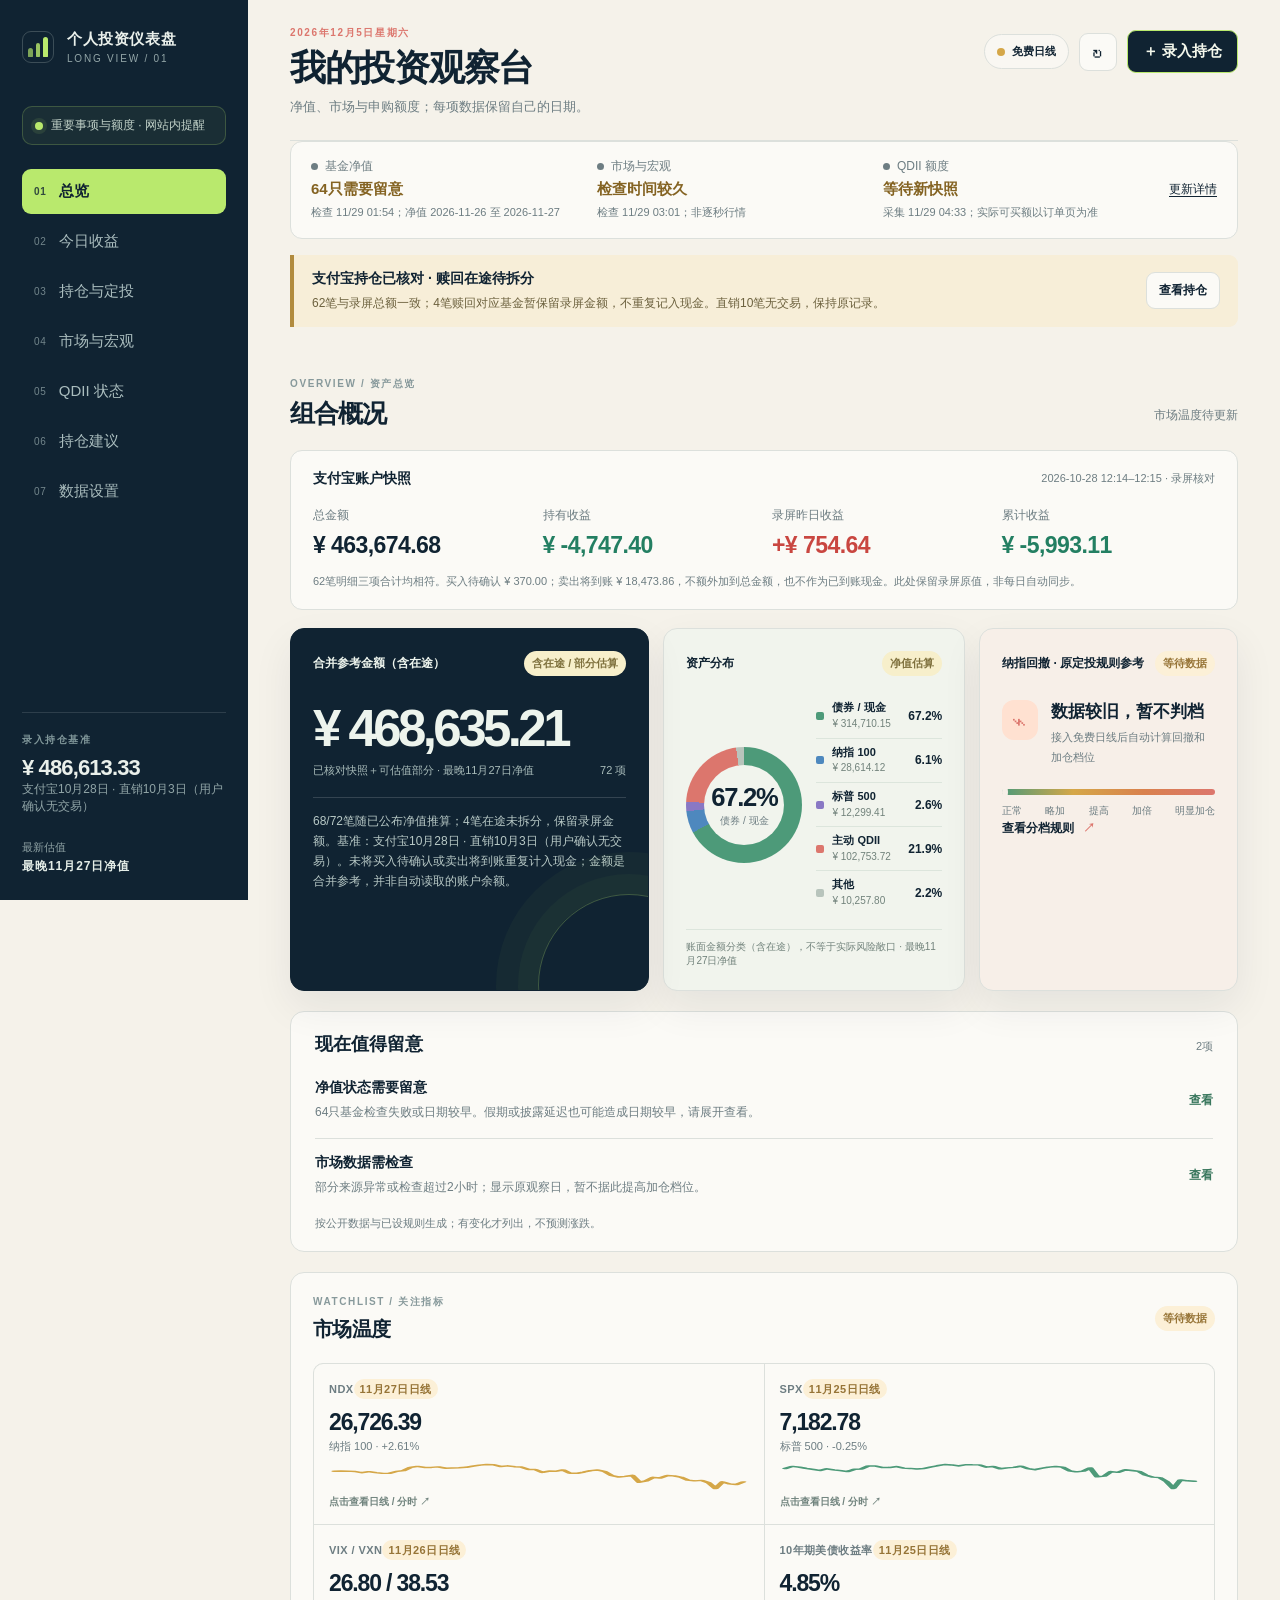
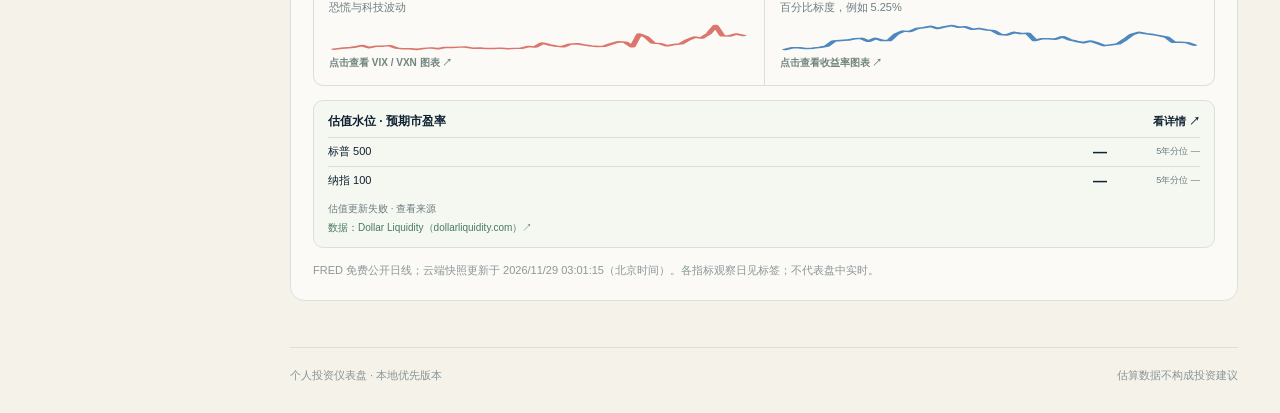
<file: index.html>
<!doctype html>
<html lang="zh-CN">
  <head>
    <meta charset="UTF-8" />
    <meta name="viewport" content="width=device-width, initial-scale=1" />
    <meta name="theme-color" content="#102332" />
    <meta name="description" content="个人投资组合、定投、宏观与 QDII 状态跟踪仪表盘" />
    <title>我的投资仪表盘</title>
    <link rel="icon" type="image/svg+xml" href="./favicon.svg" />
    <link rel="stylesheet" href="./styles.css?v=20261028-observation-v3" />
    <link rel="stylesheet" href="./dashboard.css?v=20261028-observation-v3" />
      <link rel="stylesheet" href="./investment-insights.css?v=20261029-morning-review" />
  </head>
  <body>
    <div class="app-shell">
      <aside class="sidebar" aria-label="主导航">
        <div class="brand-lockup">
          <div class="brand-mark" aria-hidden="true"><span></span><span></span><span></span></div>
          <div>
            <div class="brand-name">个人投资仪表盘</div>
            <div class="brand-subtitle">LONG VIEW / 01</div>
          </div>
        </div>
        <div class="side-note">
          <span class="pulse-dot"></span>
          <span>重要事项与额度 · 网站内提醒</span>
        </div>
        <nav class="nav-list">
          <button class="nav-item active" data-section="overview"><span class="nav-index">01</span><span>总览</span></button>
          <button class="nav-item" data-section="today-returns"><span class="nav-index">02</span><span>今日收益</span></button>
          <button class="nav-item" data-section="holdings"><span class="nav-index">03</span><span>持仓与定投</span></button>
          <button class="nav-item" data-section="market"><span class="nav-index">04</span><span>市场与宏观</span></button>
          <button class="nav-item" data-section="qdii"><span class="nav-index">05</span><span>QDII 状态</span></button>
          <button class="nav-item" data-section="insights"><span class="nav-index">06</span><span>持仓建议</span></button>
          <button class="nav-item" data-section="settings"><span class="nav-index">07</span><span>数据设置</span></button>
        </nav>
        <div class="sidebar-footer">
          <div class="mini-label">录入持仓基准</div>
          <div class="baseline-value" id="baselineAsset">¥ 498,331</div>
          <div class="muted" id="sidebarBaselineNote">支付宝10月7日 · 直销10月3日快照</div>
          <div class="sidebar-stamp">最新估值<br /><strong id="sidebarNavDate">等待净值</strong></div>
        </div>
      </aside>

      <main class="main-content">
        <header class="topbar">
          <div class="topbar-copy">
            <div class="eyebrow" id="topbarDate">正在读取北京时间…</div>
            <h1 class="general-header-title">我的投资观察台</h1>
            <p class="general-header-subtitle">净值、市场与申购额度；每项数据保留自己的日期。</p>
            <h1 class="qdii-header-title">QDII 申购额度</h1>
          </div>
          <div class="topbar-right">
            <aside class="update-card" aria-label="QDII 数据更新时间">
              <div class="update-card-heading"><strong>QDII 数据更新时间</strong><span>北京时间</span></div>
              <div class="update-card-primary"><span>最近采集</span><time id="qdiiCollectedAt">等待数据</time></div>
              <div class="update-card-details"><div><span>公告解析</span><time id="qdiiParserAt">未核实</time></div><div><span>汇总数据</span><time id="qdiiComparisonAt">未核实</time></div></div>
              <p class="update-card-status" id="qdiiUpdatedAt" role="status">正在读取数据…</p>
            </aside>
            <div class="topbar-actions">
            <div class="data-mode-badge"><span class="status-dot yellow"></span><span id="dataModeLabel">持仓已导入</span></div>
            <button class="icon-button" id="refreshButton" title="刷新本地数据" aria-label="刷新本地数据">↻</button>
            <button class="primary-button" id="addHoldingButton">＋ 录入持仓</button>
            </div>
          </div>
        </header>

        <section class="feed-strip" id="feedStrip" aria-label="数据更新状态" aria-live="polite"><div>正在检查数据来源…</div></section>
        <aside class="reconcile-banner" id="reconcileBanner" aria-live="polite"><div><strong>持仓待对账</strong><p>你近期有卖出尚未补录。以下金额为旧持仓参考估值，不是当前账户余额。</p></div><button type="button" class="ghost-button" data-section-target="holdings">查看持仓</button></aside>

        <section class="section-panel active" id="section-overview" data-panel>
          <div class="section-heading">
            <div>
              <div class="section-kicker">OVERVIEW / 资产总览</div>
              <h2>组合概况</h2>
            </div>
            <div class="section-meta"><span id="overviewDataStatus">市场温度待更新</span></div>
          </div>

          <article class="account-receipt" id="accountReceipt" aria-label="支付宝录屏核对结果"></article>
          <div class="hero-grid">
            <article class="hero-card total-card">
              <div class="card-label-row"><span class="card-label" id="assetTotalLabel">旧持仓参考估值</span><span class="tag estimate" id="assetValueTag">持仓待对账</span></div>
              <div class="hero-number" id="totalAssets">¥ 498,331</div>
              <div class="hero-foot"><span id="assetSourceLabel">支付宝10月7日 + 直销10月3日持仓快照</span><span id="assetFreshness">71 项</span></div>
              <div class="hero-rule"></div>
            <div class="hero-microcopy" id="assetMicrocopy">支付宝62笔已按10月28日录屏核对，直销10笔保持原记录；在途未拆分部分暂不推算。</div>
            </article>
            <article class="hero-card allocation-card">
              <div class="card-label-row"><span class="card-label">资产分布</span><span class="tag estimate" id="allocationValueTag">持仓快照</span></div>
              <div class="allocation-body">
                <div class="donut-wrap"><div class="donut" id="allocationDonut" role="img" aria-label="资产分类占比"><div class="donut-center"><strong id="allocationCenterValue">—</strong><span id="allocationCenterLabel">债券 / 现金</span></div></div></div>
                <div class="legend-list" aria-label="各类资产占比与金额">
                  <div class="legend-item"><span class="legend-swatch swatch-bond"></span><span class="legend-name">债券 / 现金<small id="allocation-bond-amount">—</small></span><strong id="allocation-bond">—</strong></div>
                  <div class="legend-item"><span class="legend-swatch swatch-ndx"></span><span class="legend-name">纳指 100<small id="allocation-ndx-amount">—</small></span><strong id="allocation-ndx">—</strong></div>
                  <div class="legend-item"><span class="legend-swatch swatch-spx"></span><span class="legend-name">标普 500<small id="allocation-spx-amount">—</small></span><strong id="allocation-spx">—</strong></div>
                  <div class="legend-item"><span class="legend-swatch swatch-active"></span><span class="legend-name">主动 QDII<small id="allocation-active-amount">—</small></span><strong id="allocation-active">—</strong></div>
                  <div class="legend-item"><span class="legend-swatch swatch-other"></span><span class="legend-name">其他<small id="allocation-other-amount">—</small></span><strong id="allocation-other">—</strong></div>
                </div>
              </div>
              <div class="allocation-foot" id="allocationFoot">按已录入持仓估算；买卖未自动同步</div>
            </article>
            <article class="hero-card signal-card">
              <div class="card-label-row"><span class="card-label">纳指回撤 · 原定投规则参考</span><span class="tag pending" id="signalTag">等待数据</span></div>
              <div class="signal-status"><div class="signal-icon" id="signalIcon">⌁</div><div><strong id="signalTitle">等待市场数据</strong><span id="signalDetail">NDX 回撤数据接入后自动判档</span></div></div>
              <div class="signal-scale"><div class="scale-line"><span class="scale-fill" id="signalFill"></span></div><div class="scale-labels"><span>正常</span><span>略加</span><span>提高</span><span>加倍</span><span>明显加仓</span></div></div>
              <button class="text-button" data-section-target="market">查看分档规则 <span>↗</span></button>
            </article>
          </div>

          <article class="attention-card" aria-labelledby="attentionTitle"><div class="attention-heading"><h3 id="attentionTitle">现在值得留意</h3><span id="attentionCount">正在检查</span></div><div id="attentionItems" class="attention-items" aria-live="polite">正在核对数据与额度…</div><small>按公开数据与已设规则生成；有变化才列出，不预测涨跌。</small></article>

          <div class="grid-two overview-market-only">
            <article class="content-card watchlist-card">
              <div class="content-card-head"><div><div class="section-kicker">WATCHLIST / 关注指标</div><h3>市场温度</h3></div><span class="tag pending" id="temperatureTag">等待数据</span></div>
              <div class="market-mini-grid">
                <button class="market-mini chart-trigger" type="button" data-chart="NDX" aria-label="打开纳斯达克100日线和分时图"><span class="mini-top"><span>NDX</span><span class="state-pill yellow" data-status-for="NDX">待接入</span></span><strong id="metric-ndx">—</strong><span id="metric-ndx-caption">纳指 100 · 回撤 —</span><svg class="sparkline spark-yellow" viewBox="0 0 160 46" preserveAspectRatio="none" aria-hidden="true"><path d="" /></svg><small class="chart-hint">点击查看日线 / 分时 ↗</small></button>
                <button class="market-mini chart-trigger" type="button" data-chart="SPX" aria-label="打开标普500日线和分时图"><span class="mini-top"><span>SPX</span><span class="state-pill yellow" data-status-for="SPX">待接入</span></span><strong id="metric-spx">—</strong><span id="metric-spx-caption">标普 500 · 回撤 —</span><svg class="sparkline spark-green" viewBox="0 0 160 46" preserveAspectRatio="none" aria-hidden="true"><path d="" /></svg><small class="chart-hint">点击查看日线 / 分时 ↗</small></button>
                <button class="market-mini chart-trigger" type="button" data-chart="VIX" aria-label="打开VIX和VXN日线、分时图"><span class="mini-top"><span>VIX / VXN</span><span class="state-pill yellow" data-status-for="VIX">待接入</span></span><strong id="metric-vol">— / —</strong><span>恐慌与科技波动</span><svg class="sparkline spark-coral" viewBox="0 0 160 46" preserveAspectRatio="none" aria-hidden="true"><path d="" /></svg><small class="chart-hint">点击查看 VIX / VXN 图表 ↗</small></button>
                <button class="market-mini chart-trigger" type="button" data-chart="US10Y" aria-label="打开美国10年期国债收益率日线和分时图"><span class="mini-top"><span>10年期美债收益率</span><span class="state-pill yellow" data-status-for="US10Y">待接入</span></span><strong id="metric-us10y">—</strong><span>百分比标度，例如 5.25%</span><svg class="sparkline spark-blue" viewBox="0 0 160 46" preserveAspectRatio="none" aria-hidden="true"><path d="" /></svg><small class="chart-hint">点击查看收益率图表 ↗</small></button>
              </div>
              <div class="valuation-mini" aria-live="polite">
                <div class="valuation-mini-head"><strong>估值水位 · 预期市盈率</strong><button class="text-button" type="button" data-section-target="market">看详情 ↗</button></div>
                <div class="valuation-mini-row"><span>标普 500</span><strong id="valuation-mini-spx">—</strong><small id="valuation-mini-spx-rank">5年分位 —</small></div>
                <div class="valuation-mini-row"><span>纳指 100</span><strong id="valuation-mini-ndx">—</strong><small id="valuation-mini-ndx-rank">5年分位 —</small></div>
                <small id="valuationMiniDate">正在读取估值日…</small>
                <a class="valuation-mini-source" href="https://dollarliquidity.com/en/valuation" target="_blank" rel="noopener noreferrer">数据：Dollar Liquidity（dollarliquidity.com）↗</a>
              </div>
              <div class="card-footnote" id="marketFootnote">当前页面展示的是界面演示值槽位，尚未调用实时行情 API。</div>
            </article>

          </div>
        </section>

        <section class="section-panel" id="section-holdings" data-panel>
          <div class="section-heading"><div><div class="section-kicker">HOLDINGS / 持仓与定投</div><h2>每一笔都能追溯到来源。</h2></div><button class="primary-button" id="addHoldingButtonSecondary">＋ 新增一笔</button></div>
          <div class="notice-banner"><span class="notice-icon">i</span><div><strong>净值公布后由云端定时检查，页面打开时也会刷新。</strong><span>按最新已公布单位净值显示日涨跌；份额未确认时，收益金额按记录持仓市值估算。买卖和份额变化仍需手动录入，QDII 净值可能延后公布。</span></div></div>
          <article class="content-card table-card">
            <div class="content-card-head"><div><div class="section-kicker">PORTFOLIO LEDGER / 组合台账</div><h3>持仓清单</h3><small id="fundDailySummary">正在读取基金净值…</small></div><div class="table-actions"><button class="ghost-button" id="clearHoldingsButton">恢复初始快照</button></div></div>
            <div class="holdings-toolbar"><label class="holdings-search">查找持仓<input id="holdingsSearch" type="search" placeholder="基金名称或代码" autocomplete="off" /></label><label class="holdings-filter">资产分类<select id="holdingsCategory"><option value="all">全部分类</option><option>债券 / 现金</option><option>纳指 100</option><option>标普 500</option><option>主动 QDII</option><option>其他</option></select></label><span id="holdingsFilterCount" class="holdings-filter-count" aria-live="polite">—</span></div>
            <div class="table-scroll"><table><thead><tr><th>资产 / 代码</th><th>分类</th><th>估算市值</th><th>最新日收益</th><th>持有成本</th><th>月定投</th><th>数据状态</th><th></th></tr></thead><tbody id="holdingsTableBody"></tbody></table></div>
            <div class="empty-state" id="holdingsEmpty" hidden>还没有记录，点击“新增一笔”开始录入。</div>
          </article>
          <div class="grid-two lower-grid"><article class="content-card contribution-card"><div class="content-card-head"><div><div class="section-kicker">DCA / 定投节奏</div><h3>定投计划</h3></div><span class="tag pending" id="contributionTag">待补充</span></div><div id="contributionContent" class="contribution-empty"><div class="empty-icon">＋</div><strong>定投金额和扣款日还未录入</strong><span>在上方持仓清单点「编辑」，填写每月定投和扣款日，这里就会汇总计划。</span></div></article><article class="content-card source-card"><div class="content-card-head"><div><div class="section-kicker">CONFIDENCE / 数据可信度</div><h3>这页数据怎么来的</h3></div></div><div class="confidence-list"><div><span class="confidence-key verified"></span><span>本机台账</span><strong id="confidenceLedger">—</strong></div><div><span class="confidence-key inferred"></span><span>推导字段</span><strong>部分成本由市值 - 持有收益估算</strong></div><div><span class="confidence-key pending-key"></span><span>净值估算</span><strong id="confidenceValuation">—</strong></div><div><span class="confidence-key api-key"></span><span>接口数据</span><strong>行情与宏观指标</strong></div></div></article></div>
        </section>

        <section class="section-panel" id="section-today-returns" data-panel>
          <div class="section-heading"><div><div class="section-kicker">今日收益</div><h2>按净值日期看收益</h2></div><div class="section-meta"><span id="todayReturnStatus">等待基金净值</span></div></div>
          <div class="return-toolbar"><label for="returnDateSelect">净值日期</label><select id="returnDateSelect"><option value="">最新净值日</option></select><span>日期不同分别计算；未覆盖部分不计为零。</span></div>
          <div class="return-date-groups" id="returnDateBreakdown" aria-label="各净值日的收益汇总"></div>
          <div class="notice-banner"><span class="notice-icon">i</span><div><strong>“已更新”与净值日期分开显示。</strong><span>QDII可能今天才公布前一交易日的净值。检查失败或日期较早会单独标注；下方只合计所选净值日，其他日期的基金请切换查看。</span></div></div>
          <div class="grid-two">
            <article class="hero-card total-card"><div class="card-label-row"><span class="card-label">所选净值日 · 已覆盖部分</span><span class="tag estimate">估算</span></div><div class="hero-number" id="todayReturnTotal">—</div><div class="hero-foot"><span>基于已录入持仓</span><span id="todayReturnCoverage">—</span></div><div class="hero-rule"></div><div class="hero-microcopy">此合计仅含所选净值日且可估算的基金；4笔含在途的持仓暂不参与计算。支付宝录屏中的昨日收益另列在总览。</div></article>
            <article class="content-card"><div class="content-card-head"><div><div class="section-kicker">RETURN DETAILS / 统计口径</div><h3>日期与覆盖情况</h3></div></div><div class="confidence-list"><div><span class="confidence-key verified"></span><span>净值日期范围</span><strong id="todayReturnDate">等待数据</strong></div><div><span class="confidence-key inferred"></span><span>组合估算涨幅</span><strong id="todayReturnRate">—</strong></div><div><span class="confidence-key api-key"></span><span>收益算法</span><strong id="todayReturnMethod">份额 × 单位净值变化；缺份额时估算</strong></div></div></article>
          </div>
          <article class="content-card table-card" style="margin-top:14px">
            <div class="content-card-head"><div><div class="section-kicker">BY HOLDING / 持仓明细</div><h3>各基金最新日收益</h3><small>按变动金额绝对值排序；每只基金标注自己的净值日期。</small></div></div>
            <div class="table-scroll"><table><thead><tr><th>基金 / 渠道</th><th>分类</th><th>估算市值</th><th>日收益</th><th>日涨幅</th><th class="nav-date-column">净值日期</th><th>计算口径</th></tr></thead><tbody id="todayReturnsTableBody"></tbody></table></div>
            <div class="empty-state" id="todayReturnsEmpty" hidden>暂时没有可用的基金净值数据。</div>
          </article>
        </section>

        <section class="section-panel" id="section-market" data-panel>
          <div class="section-heading"><div><div class="section-kicker">MARKET & MACRO / 市场与宏观</div><h2>规则先写好，波动来时少临场。</h2></div><div class="section-meta"><span class="status-dot yellow" id="marketStatusDot"></span> 规则已配置　<span class="divider-dot">·</span>　<span id="marketSectionStatus">市场温度待更新</span></div></div>
          <div class="indicator-grid">
            <button class="indicator-card chart-trigger" type="button" data-chart="NDX" aria-label="查看纳斯达克100走势图"><span class="indicator-head"><span>NDX</span><span class="state-pill yellow" data-status-for="NDX">待接入</span></span><strong id="indicator-ndx">—</strong><small>纳指 100</small><span class="indicator-bar"><span style="width:42%"></span></span><span class="indicator-foot"><span>从高点回撤</span><b id="drawdown-ndx">—</b></span><span class="indicator-chart-link">看日线 / 分时 ↗</span></button>
            <button class="indicator-card chart-trigger" type="button" data-chart="SPX" aria-label="查看标普500走势图"><span class="indicator-head"><span>SPX</span><span class="state-pill yellow" data-status-for="SPX">待接入</span></span><strong id="indicator-spx">—</strong><small>标普 500</small><span class="indicator-bar blue"><span style="width:64%"></span></span><span class="indicator-foot"><span>从高点回撤</span><b id="drawdown-spx">—</b></span><span class="indicator-chart-link">看日线 / 分时 ↗</span></button>
            <button class="indicator-card chart-trigger" type="button" data-chart="VIX" aria-label="查看VIX走势图"><span class="indicator-head"><span>VIX</span><span class="state-pill yellow" data-status-for="VIX">待接入</span></span><strong id="indicator-vix">—</strong><small>市场波动率</small><span class="indicator-bar coral"><span style="width:28%"></span></span><span class="indicator-foot"><span>恐慌阈值</span><b>≥ 25</b></span><span class="indicator-chart-link">看日线 / 分时 ↗</span></button>
            <button class="indicator-card chart-trigger" type="button" data-chart="VXN" aria-label="查看VXN走势图"><span class="indicator-head"><span>VXN</span><span class="state-pill yellow" data-status-for="VXN">待接入</span></span><strong id="indicator-vxn">—</strong><small>纳指波动率</small><span class="indicator-bar purple"><span style="width:35%"></span></span><span class="indicator-foot"><span>科技阈值</span><b>≥ 30</b></span><span class="indicator-chart-link">看日线 / 分时 ↗</span></button>
            <button class="indicator-card chart-trigger" type="button" data-chart="US10Y" aria-label="查看美国10年期国债收益率走势图"><span class="indicator-head"><span>US10Y</span><span class="state-pill yellow" data-status-for="US10Y">待接入</span></span><strong id="indicator-us10y">—</strong><small>美国 10 年期国债收益率</small><span class="indicator-bar teal"><span style="width:51%"></span></span><span class="indicator-foot"><span>收益率标度</span><b>%</b></span><span class="indicator-chart-link">看日线 / 分时 ↗</span></button>
            <button class="indicator-card chart-trigger" type="button" data-chart="USDCNY" aria-label="查看美元兑人民币走势图"><span class="indicator-head"><span>USD/CNY</span><span class="state-pill yellow" data-status-for="USDCNY">待接入</span></span><strong id="indicator-usdcny">—</strong><small>美元兑人民币</small><span class="indicator-bar orange"><span style="width:45%"></span></span><span class="indicator-foot"><span>汇率</span><b>—</b></span><span class="indicator-chart-link">看日线 / 分时 ↗</span></button>
          </div>
          <article class="content-card valuation-card" aria-label="标普500和纳指100估值水位">
            <div class="content-card-head"><div><div class="section-kicker">VALUATION / 历史水位</div><h3>标普 500 与纳指 100 估值</h3><small id="valuationDate">正在读取最新可得估值日…</small></div><span class="tag estimate">日线 · 非盘中</span></div>
            <div class="valuation-scroll-hint">表格可左右滑动查看全部指标 →</div>
            <div class="table-scroll"><table class="valuation-table"><thead><tr><th>指数</th><th>预期市盈率</th><th>日变化（倍）</th><th>盈利收益率</th><th>近 5 年中位数</th><th>近 5 年分位</th><th>估值日</th></tr></thead><tbody>
              <tr><th scope="row">标普 500</th><td id="valuation-spx-pe">—</td><td id="valuation-spx-change">—</td><td id="valuation-spx-yield">—</td><td id="valuation-spx-median">—</td><td><span class="valuation-rank" id="valuation-spx-rank">—</span></td><td id="valuation-spx-date">—</td></tr>
              <tr><th scope="row">纳斯达克 100</th><td id="valuation-ndx-pe">—</td><td id="valuation-ndx-change">—</td><td id="valuation-ndx-yield">—</td><td id="valuation-ndx-median">—</td><td><span class="valuation-rank" id="valuation-ndx-rank">—</span></td><td id="valuation-ndx-date">—</td></tr>
            </tbody></table></div>
            <p class="card-footnote">预期市盈率基于未来约 12 个月盈利预测；日变化为市盈率变动的倍数，不是百分比。分位越低，表示估值在该来源的近 5 年历史中越靠低位，不代表马上会上涨。<span id="valuationExtraNote">日变化与 5 年中位数正在核对日期…</span>估值不参与上方回撤加仓分档。</p>
            <a class="tradingview-attribution" href="https://dollarliquidity.com/en/valuation" target="_blank" rel="noopener noreferrer">数据：Dollar Liquidity（dollarliquidity.com）· 查看完整历史水位 ↗</a>
          </article>
          <article class="content-card tradingview-quotes-card" aria-label="TradingView 行情参考">
            <div class="content-card-head"><div><div class="section-kicker">TRADINGVIEW / 指数走势</div><h3>折线走势与时间区间</h3></div><span class="tag estimate">第三方图表</span></div>
            <div id="tradingviewMarketQuotes" class="tradingview-quotes-frame" aria-live="polite">打开本页后加载 TradingView 行情…</div>
            <p class="card-footnote">QQQ / SPY 折线是 ETF 盘中参考，不是指数点位；“纳指100 / 标普500 · 日线”是指数日线。各市场数据可能延迟或受嵌入权限限制；市场温度仍按 FRED 日线快照计算。</p>
            <a class="tradingview-attribution" href="https://www.tradingview.com/markets/" target="_blank" rel="noopener noreferrer">行情图表由 TradingView 提供 ↗</a>
          </article>
          <div class="grid-two market-lower"><article class="content-card rule-card"><div class="content-card-head"><div><div class="section-kicker">RULES / 加仓分档</div><h3>纳指回撤观察尺</h3></div><span class="tag estimate">用户规则</span></div><div class="rule-table"><div class="rule-row header"><span>回撤区间</span><span>动作建议</span><span>状态</span></div><div class="rule-row"><span>0–5%</span><strong>维持计划</strong><span class="rule-chip green-chip">正常</span></div><div class="rule-row"><span>5–10%</span><strong>略加</strong><span class="rule-chip yellow-chip">小幅加码</span></div><div class="rule-row"><span>10–15%</span><strong>提高投入</strong><span class="rule-chip orange-chip">提高</span></div><div class="rule-row"><span>15–20%</span><strong>加倍</strong><span class="rule-chip coral-chip">加倍</span></div><div class="rule-row"><span>20%以上</span><strong>明显加仓</strong><span class="rule-chip red-chip">强信号</span></div></div><div class="rule-note">提醒逻辑可叠加 VIX / VXN 与 EPS 方向；若基本面持续恶化，不机械越跌越买。</div></article><article class="content-card macro-card"><div class="content-card-head"><div><div class="section-kicker">MACRO / 宏观时间线</div><h3>政策与数据日历</h3></div><span class="tag estimate">部分日线接入</span></div><div class="macro-timeline"><div><span class="timeline-dot purple-dot"></span><div><strong>联邦基金有效利率</strong><small>FRED 日线；目标区间、点阵图待接入</small></div><em id="macro-fed">待更新</em></div><div><span class="timeline-dot coral-dot"></span><div><strong>通胀指数</strong><small>CPI / PCE 指数；核心同比待接入</small></div><em id="macro-inflation">待更新</em></div><div><span class="timeline-dot blue-dot"></span><div><strong>就业</strong><small>失业率 / 非农总就业；时薪和初请待接入</small></div><em id="macro-jobs">待更新</em></div><div><span class="timeline-dot green-dot"></span><div><strong>盈利与资本开支</strong><small>EPS 修正方向、AI 资本开支回报</small></div><em>待接入</em></div></div></article></div>
        </section>

        <section class="section-panel" id="section-qdii" data-panel>
          <div class="section-heading"><div><div class="section-kicker">QDII WATCH / QDII 状态</div><h2>基金申购额度</h2></div></div>
          <div class="notice-banner purple-notice"><span class="notice-icon">!</span><div><strong>已接入开源公告解析＋每日汇总交叉检查。</strong><span>支付宝公开页只确认在售状态，实际限额仍需买入页确认。公告代销上限和直销上限单独标注为参考，不再将公告数字写成支付宝已确认额度。</span></div></div>
          <div class="qdii-coverage" aria-label="QDII 数据覆盖情况"><div><strong id="qdiiMarketCount">—</strong><span>当前范围内基金</span></div><div><strong id="qdiiQuotaCount">—</strong><span>支付宝在售状态已读取</span></div><div><strong id="qdiiNoticeCount">—</strong><span>直销公告已自动解析</span></div></div>
          <aside class="qdii-large-alert" id="qdiiLargeAlert" aria-live="polite">正在检查单渠道≥1,000元/日的公告参考额度…</aside>
          <aside class="qdii-audit-panel" id="qdiiAuditStatus" aria-live="polite">正在核查当前规则、新公告和待生效额度…</aside>
          <aside class="qdii-pending-panel" id="qdiiPendingNotices" aria-live="polite" hidden></aside>
          <details class="qdii-help qdii-history"><summary>额度变化记录</summary><div id="qdiiChanges">正在读取变化记录…</div></details>
          <label class="qdii-filter-label"><input id="qdiiChangedOnly" type="checkbox" /> 只看有额度变化记录的基金</label>
          <details class="qdii-help"><summary>数据从哪里来？哪些还无法确认？</summary><p>公告自动解析使用 <a href="https://github.com/aiten2/qdii-purchase-limits" target="_blank" rel="noopener noreferrer">qdii-purchase-limits</a>，每日汇总参考使用 <a href="https://github.com/promise96319/qdii" target="_blank" rel="noopener noreferrer">promise96319/qdii</a>。后者的金额来自天天基金，不能替代支付宝或直销额度；两者共享部分上游，不是独立权威认证。</p><p>15分钟任务检查支付宝公开在售状态和最新公告；GitHub调度可能延迟，非逐秒实时。逐项显示原始核查时间，不把网页刷新时间当数据更新时间。已持有的主动QDII也纳入公告检查，当前生效与待生效规则分开显示。正文下载失败、渠道或金额冲突、新公告未解析、来源过期时，不沿用旧额度，也不进入排序和提醒。未确认可独立购买的直销、代销额度不相加。账户剩余额度及支付宝、直销实际买入页限制仍需订单页确认。PDF可能来自披露镜像，自动解析不保证完全准确。</p></details>
          <article class="content-card table-card qdii-table-card">
            <div class="content-card-head"><div><div class="section-kicker">SUBSCRIPTION STATUS / 申购状态</div><h3>QDII 核对清单 <span id="qdiiCount" class="qdii-count">—</span></h3></div><button class="ghost-button" id="qdiiRefreshButton" type="button">↻ 检查云端快照</button></div>
            <div class="qdii-controls"><div class="qdii-categories" role="group" aria-label="QDII 分类"><button type="button" data-qdii-category="all" class="active">全部</button><button type="button" data-qdii-category="nasdaq100">纳斯达克100</button><button type="button" data-qdii-category="sp500">标普500</button><button type="button" data-qdii-category="held">我的主动QDII</button></div><label class="qdii-search-label">搜索基金或代码<input id="qdiiSearch" type="search" placeholder="名称 / 6 位代码" /></label><label class="qdii-search-label">排序方式<select id="qdiiSortSelect" aria-label="QDII排序方式"><option id="qdiiSortReference" value="reference" disabled>有额度基金：费用参考顺序</option><option value="combined">直销＋代销参考额度：高→低</option><option value="holding">我的持仓金额：高→低</option></select></label><label class="qdii-filter-label"><input id="qdiiHeldOnly" type="checkbox" /> 只看我的持仓</label><select id="qdiiChannelFilter" aria-label="申购筛选渠道"><option value="either">筛选渠道：直销＋代销</option><option value="alipay">筛选渠道：支付宝代销</option><option value="direct">筛选渠道：基金公司直销</option></select><select id="qdiiStatusFilter" aria-label="筛选申购状态"><option value="all">全部状态</option><option value="available">公告有参考额度</option><option value="paused">暂停 / 不可售</option><option value="unknown">额度待核实</option></select><label class="qdii-filter-label"><input id="qdiiIncludeExtra" type="checkbox" /> 包含美元份额 / 场内 ETF</label></div>
            <p class="qdii-scope" id="qdiiScope">覆盖范围加载中…</p>
            <details id="qdiiMethod" class="qdii-help" hidden><summary>参考顺序的方法与限制</summary><p>仅对筛选渠道有新鲜有效正参考额度、同指数且费用资料有效的人民币场外份额排名；同费率并列。等权、增强等独立策略仍可查看额度，但不与普通指数排名。</p><p>综合费率包含管理、托管、销售服务及其他运作费用测算，分项不重复相加。申购折扣、赎回费及跟踪误差暂不纳入顺位；因此A/C费用顺位不是最终购买结论。同期非复权净值涨幅只作参考，不参与推荐评分。</p><p>依据：<a href="https://www.sec.gov/files/visual-aids-2022-02.pdf" target="_blank" rel="noopener noreferrer">指数基金费用选择研究</a>、<a href="https://www.investor.gov/introduction-investing/investing-basics/investment-products/mutual-funds-and-exchange-traded-4" target="_blank" rel="noopener noreferrer">Investor.gov 指数基金说明</a>。这是本站费用参考规则，不是机构发布的中国QDII推荐榜。</p></details>
            <div class="table-scroll"><table class="qdii-table"><thead id="qdiiTableHead"><tr><th>基金 / 代码</th><th>支付宝代销</th><th>基金公司直销</th><th>来源 / 生效日期 / 合并规则</th></tr></thead><tbody id="qdiiRows"><tr><td colspan="4">正在读取公开页面快照…</td></tr></tbody></table></div>
            <div class="qdii-table-footer"><span id="qdiiShown">—</span><button type="button" class="ghost-button" id="qdiiMoreButton" hidden>显示更多</button></div>
            <div class="card-footnote">范围仅保留公开基金名录内的纳斯达克100、标普500相关份额，以及你已持有的主动型QDII（大陆公募；非全球所有基金）。等权重与市值加权不同，见名称及备注；合并额度不能简单按A/C相加。按实际订单页及最新管理人公告确认，不自动下单。</div>
          </article>
          <div class="channel-grid"><div class="channel-card direct"><span class="channel-icon">D</span><div><strong>基金公司直销</strong><small>显示自动解析管理人公告，注明生效日期与各类份额合并规则；未完成则显示待核实。</small></div><span class="channel-state">部分核验</span></div><div class="channel-card alipay"><span class="channel-icon">A</span><div><strong>支付宝代销</strong><small>已接入蚂蚁基金公开销售状态；配合代销公告限额。账户剩余额度和渠道额外限制未接入。</small></div><span class="channel-state">部分核验</span></div></div>
        </section>

        <section class="section-panel" id="section-insights" data-panel>
          <div class="section-heading"><h2>持仓观察与建议</h2><div class="insight-heading-actions"><label>金额口径<select id="insightBasis"><option value="nav">最新净值估算</option><option value="snapshot">录入账面快照</option></select></label><button type="button" class="outline-button" id="insightRefresh">刷新公开数据</button></div></div>
          <div class="insight-review-banner"><div><strong id="insightReviewSchedule">每天 08:00 · 北京时间</strong><span id="insightReviewDate">最近核读日期待载入</span></div><span class="insight-review-state" id="insightReviewState">等待核读记录</span><small>8点开始更新研判，完成后发布；持仓与公开数据按原频率刷新。任务需要Mac及Codex可运行，未成功时保留旧日期。</small></div>
          <p class="insight-basis" id="insightBasisNote">正在读取当前持仓…</p><span class="insight-health" id="insightDataHealth">等待数据</span>
          <div class="insight-metrics" id="insightMetrics"></div>
          <div class="insight-split"><article class="insight-panel"><h3>当前值得先考虑的事</h3><p class="insight-section-intro">建议由持仓规则生成；事实、可选动作和限制分开列出。</p><div id="insightPriorities"></div></article>
          <div class="insight-aside"><article class="insight-panel"><h3>你的资金实际放在哪里</h3><div id="insightAllocation"></div><p class="insight-method" id="insightAllocationNote"></p></article>
          <article class="insight-panel"><h3>如果继续回调，你能承受吗</h3><p class="insight-section-intro">调整假设看金额变化。这是情景测算，不是走势预测。</p><label class="insight-scenario-control" for="insightEquityShock">非债 / 非黄金类基金涨跌<output id="insightEquityOutput">-20%</output><input type="range" id="insightEquityShock" min="-50" max="20" step="1" value="-20" /></label><label class="insight-scenario-control" for="insightBondShock">债券类基金涨跌<output id="insightBondOutput">-1%</output><input type="range" id="insightBondShock" min="-10" max="5" step="0.5" value="-1" /></label><div class="insight-scenario-result" id="insightScenarioResult" aria-live="polite"></div><button type="button" class="insight-link-button" id="insightResetScenario">重置为 -20% / -1%</button></article></div></div>
          <div class="insight-research-head"><h3>市场数据怎样影响你的判断</h3><span>公开观察值与解释，非盘中交易信号</span></div><div class="insight-market-grid" id="insightMarket"></div>
          <div class="insight-research-head"><h3>机构与专业人士，怎么看</h3><span id="insightResearchStatus">核读日期待载入</span></div><div class="research-grid" id="insightResearch" data-reviewed-rows="institution-research"></div><p class="insight-research-notice" id="insightResearchNotice"></p>
          <article class="insight-panel"><h3>逐只基金的观察重点</h3><p class="insight-section-intro">按持有金额从高到低；同代码跨渠道合并，A/C等不同份额仍分列。关注点不是买卖指令。</p><div class="insight-position-controls"><label>查找<input type="search" id="insightSearch" placeholder="基金名称或代码" /></label><label>分类<select id="insightGroup"><option value="all">全部持仓</option><option value="bond">债券类</option><option value="ndx">纳斯达克100</option><option value="spx">标普500市值加权</option><option value="equal">标普500等权重</option><option value="tech">纳斯达克科技指数</option><option value="active">主动QDII</option><option value="other">其他股票 / 混合</option><option value="gold">黄金</option></select></label><span id="insightPositionCount"></span></div><table class="insight-position-table"><thead><tr><th>基金与渠道</th><th>金额与占比</th><th>关注点与适用条件</th></tr></thead><tbody id="insightPositions"></tbody></table><button type="button" class="insight-link-button" id="insightShowAll">显示全部</button></article>
          <details class="insight-method"><summary>计算方法、适用范围与更新方式</summary><p>金额使用同一份本机持仓和已公布净值；同代码跨渠道合并。分类按已确认名称及记录，未做完整股票穿透。含在途的四笔使用录屏金额，不把待到账款另加现金。情景对非债/非黄金基金施加统一假设、债券另设假设，未假定各基金真实股票仓位；结果不是历史回测、概率区间或最大损失。</p><p>公开数据沿用现有自动检查，规则在数据刷新、持仓修改时重新计算。机构资料与建议每天北京时间08:00安排一次Codex核读，使用Codex额度，需要Mac与Codex可运行；实际完成并发布后才更新核读日期。网页本机独有而未同步的持仓修改不对任务可见。旧观点保留原发布日期，到复核日标为历史参考。不掌握你的完整收入、负债、用款计划和底层持仓，暂不制定具体买卖数量、目标比例或保证收益。</p><p>被动基金比较方法参考 <a href="https://www.investor.gov/introduction-investing/investing-basics/investment-products/mutual-funds-and-exchange-traded-4" target="_blank" rel="noopener noreferrer">SEC投资者教育：费用、跟踪误差和指数基金风险 ↗</a>。普通标普、等权标普、纳斯达克科技指数分开看，不混为同一策略。</p></details>
          <p class="insight-bottom-note">这是为你提供依据和备选动作的观察页，不自动下单。市场观点不代表事实，长期看好也不能消除短期损失。</p>
        </section>

        <section class="section-panel" id="section-settings" data-panel>
          <div class="section-heading"><div><div class="section-kicker">DATA SETTINGS / 数据设置</div><h2>先把数据链路摆清楚。</h2></div><div class="section-meta"><span class="status-dot yellow"></span> 本地优先　·　密钥不放在浏览器</div></div>
          <div class="grid-two settings-top"><article class="content-card connection-card"><div class="content-card-head"><div><div class="section-kicker">CONNECTORS / 数据接口</div><h3>接入状态</h3></div><span class="tag estimate">公开数据部分接入</span></div><div class="connector-list"><div><span class="connector-logo market-logo">M</span><div><strong>行情：NDX / SPX / VIX / VXN</strong><small>FRED 免费公开日线；盘中实时指标待接入</small></div><span class="connector-status">免费日线</span></div><div><span class="connector-logo fred-logo">F</span><div><strong>利率与宏观：US10Y / CPI / PCE / 就业</strong><small>FRED 公开 CSV；各指标依发布周期更新</small></div><span class="connector-status">部分接入</span></div><div><span class="connector-logo fund-logo">Q</span><div><strong>基金：净值、限购、公告</strong><small>公开净值自动抓取；限额渠道核验未全覆盖</small></div><span class="connector-status">部分接入</span></div><div><span class="connector-logo alert-logo">!</span><div><strong>提醒：重大变化才通知</strong><small>总览按条件提示；关闭网页后不推送</small></div><span class="connector-status">网站内提醒</span></div></div></article><article class="content-card architecture-card"><div class="content-card-head"><div><div class="section-kicker">ARCHITECTURE / 当前结构</div><h3>公开快照自动刷新</h3></div></div><div class="architecture-flow"><div><span>01</span><strong>公开数据源</strong><small>基金净值 / FRED / 第三方限额</small></div><i>→</i><div><span>02</span><strong>GitHub 定时抓取</strong><small>5 / 15 / 30 分钟检查</small></div><i>→</i><div><span>03</span><strong>网页读取快照</strong><small>打开时自动更新</small></div></div><div class="architecture-note">买卖、分红、份额与真实余额仍需你提供记录；公开快照不能代替账户同步。</div></article></div>
          <article class="content-card api-table-card"><div class="content-card-head"><div><div class="section-kicker">API NOTES / 接口说明</div><h3>哪些数据可能需要密钥或付费</h3></div><span class="tag estimate">以供应商当前条款为准</span></div><div class="api-grid"><div class="api-row"><span class="api-type public">公开</span><div><strong>部分 Treasury / BLS 公共数据</strong><small>可能无需密钥，但有频率、历史范围或实时延迟限制。</small></div><span class="api-cost">通常免费</span></div><div class="api-row"><span class="api-type key">Key</span><div><strong>FRED、BEA、部分行情服务</strong><small>通常需要申请 API Key；免费档不等于无限制或实时权限。</small></div><span class="api-cost">免费档 + 限额</span></div><div class="api-row"><span class="api-type paid">Paid</span><div><strong>实时美股指数、期权或高频行情</strong><small>实时权限、商业使用、历史深度数据往往进入付费套餐。</small></div><span class="api-cost">可能收费</span></div><div class="api-row"><span class="api-type source">源</span><div><strong>基金限购与申购状态</strong><small>优先读取基金公司公告和代销页面；自动抓取要考虑稳定性和条款。</small></div><span class="api-cost">需维护</span></div></div></article>
          <div class="settings-footer"><label class="toggle-row"><input type="checkbox" id="majorChangeOnly" checked /><span class="toggle-ui"></span><span><strong>重大变化提醒偏好</strong><small>开启后总览仅显示数据异常、回撤分档和大额度等提醒；不发送站外消息。</small></span></label><div class="backup-actions"><button class="outline-button" id="exportDataButton">导出备份</button><button class="outline-button" id="importDataButton" type="button">导入备份</button><input id="importDataFile" type="file" accept="application/json,.json" hidden /></div></div>
          <p class="backup-note">手动修改只保存在当前设备的浏览器中；换手机或浏览器时，请先导出 JSON，再在新设备导入。导入会替换该设备的本地持仓，不会上传文件到网站服务器。</p>
        </section>

        <footer class="app-footer"><span>个人投资仪表盘 · 本地优先版本</span><span>估算数据不构成投资建议</span></footer>
      </main>
    </div>

    <div class="modal-backdrop" id="marketChartModal" hidden>
      <div class="modal market-chart-modal" role="dialog" aria-modal="true" aria-labelledby="marketChartTitle">
        <div class="modal-head"><div><div class="section-kicker">MARKET CHART / 行情图表</div><h2 id="marketChartTitle">纳斯达克 100</h2></div><button class="close-button" id="closeMarketChartButton" aria-label="关闭图表">×</button></div>
        <div class="chart-controls"><div class="chart-symbol-tabs" role="group" aria-label="选择指标"><button type="button" data-chart-symbol="NDX">QQQ · 纳指参考</button><button type="button" data-chart-symbol="SPX">SPY · 标普参考</button><button type="button" data-chart-symbol="VIX">VIX</button><button type="button" data-chart-symbol="VXN">VXN</button><button type="button" data-chart-symbol="US10Y">10年美债</button><button type="button" data-chart-symbol="USDCNY">美元/人民币</button></div></div>
        <div class="chart-frame" id="marketChartFrame" aria-live="polite"><div class="chart-loading">正在加载图表…</div></div>
        <div class="chart-footer"><span id="chartDisclosure">图表由 TradingView 提供。分时数据可能有延迟或受市场数据权限限制。</span><a id="openFullChartLink" href="https://www.tradingview.com/" target="_blank" rel="noopener noreferrer">在 TradingView 打开 ↗</a></div>
      </div>
    </div>

    <div class="modal-backdrop" id="holdingModal" hidden>
      <div class="modal" role="dialog" aria-modal="true" aria-labelledby="modalTitle">
        <div class="modal-head"><div><div class="section-kicker">LEDGER ENTRY / 台账录入</div><h2 id="modalTitle">新增持仓</h2></div><button class="close-button" id="closeModalButton" aria-label="关闭">×</button></div>
        <form id="holdingForm">
          <div class="form-grid"><label>资产名称<input name="name" required placeholder="例如：纳斯达克100定投" /></label><label>代码 / 标识<input name="code" placeholder="例如：513100" /></label><label>分类<select name="category"><option>债券 / 现金</option><option>纳指 100</option><option>标普 500</option><option>主动 QDII</option><option>其他</option></select></label><label>录入市值（元）<input name="value" type="number" min="0" step="0.01" placeholder="人民币" /></label><label>市值对应日期<input name="date" type="date" /></label><label>购买渠道<select name="channel"><option>手动录入</option><option>支付宝</option><option>直销</option><option>其他</option></select></label><label>成本金额<input name="cost" type="number" min="0" step="0.01" placeholder="可暂不填" /></label><label>份额<input name="shares" type="number" min="0" step="0.0001" placeholder="可暂不填" /></label><label>每月定投<input name="monthly" type="number" min="0" step="0.01" placeholder="人民币" /></label><label>每月扣款日<input name="monthlyDay" type="number" min="1" max="28" step="1" placeholder="1–28 日，可暂不填" /></label><label>数据状态<select name="status"><option>用户已确认</option><option>估算</option><option>待确认</option></select></label></div>
          <p class="form-hint">填入份额时按「份额 × 最新净值」计算；未填份额时，用录入市值和对应日期的净值估算。</p>
          <label class="full-field">备注<textarea name="note" rows="3" placeholder="例如：支付宝代销、人民币对冲份额、公告链接或核对时间"></textarea></label>
          <div class="form-actions"><button type="button" class="ghost-button" id="cancelModalButton">取消</button><button type="submit" class="primary-button" id="saveHoldingButton">保存到本地</button></div>
        </form>
      </div>
    </div>

    <div class="toast" id="toast" role="status" aria-live="polite"></div>
    <script src="./portfolio-data.js?v=20261028-verified"></script>
    <script src="./dashboard-core.js?v=20261028-observation-v3"></script>
    <script src="./app.js?v=20261028-insights"></script>
    <script src="./qdii-monitor-core.js?v=20261012-qdii-audit"></script>
    <script src="./qdii-ui.js?v=20261028-observation-v3"></script>
    <script src="./qdii-insights.js?v=20261012-qdii-audit"></script>
    <script src="./dashboard-monitor.js?v=20261028-observation-v3"></script>
    <script src="./investment-research.js?v=20261125-daily-review"></script>
    <script src="./investment-insights-core.js?v=20261028-insights"></script>
    <script src="./investment-insights.js?v=20261029-morning-review"></script>
  </body>
</html>
</file>
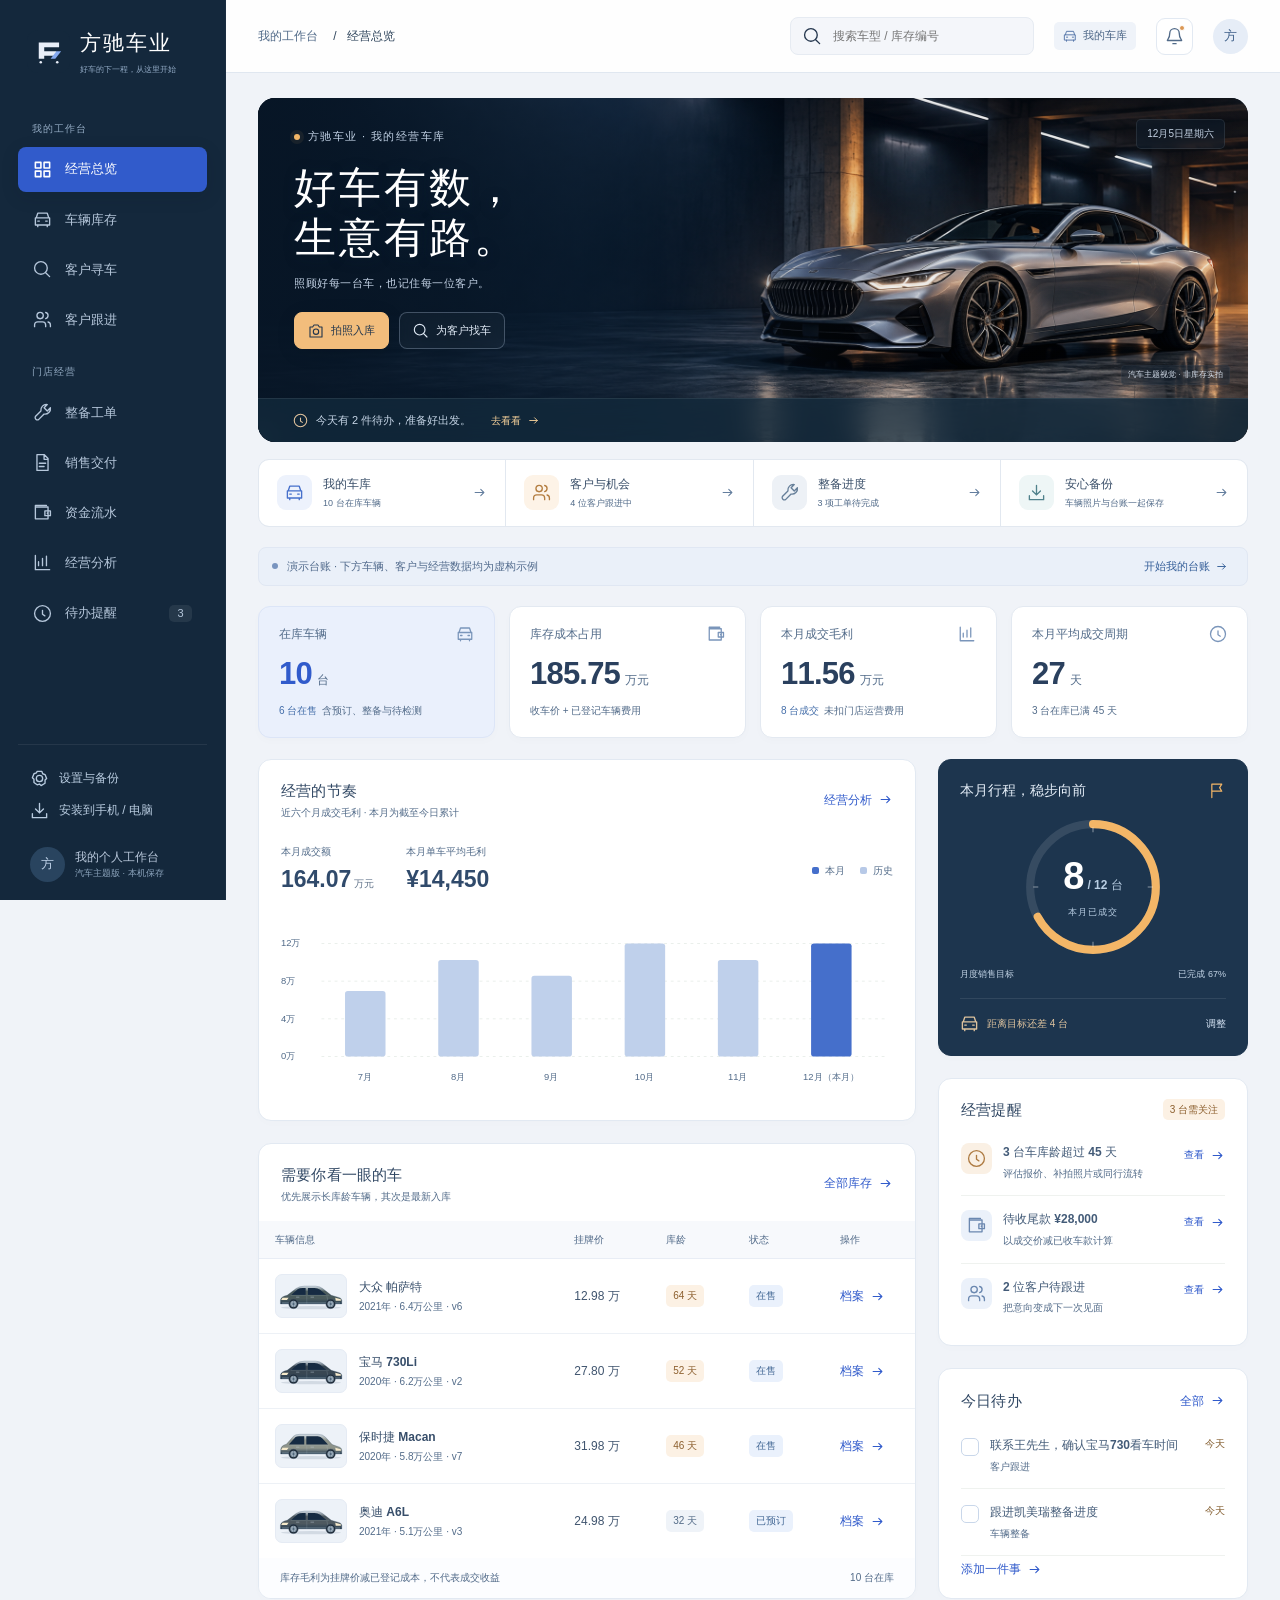
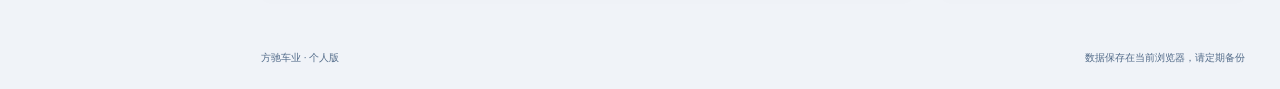
<file: fangchi-auto/index.html>
<!doctype html><html lang="zh-CN"><head><meta charset="utf-8"><meta name="viewport" content="width=device-width,initial-scale=1,viewport-fit=cover"><meta name="theme-color" content="#14283c"><meta name="apple-mobile-web-app-capable" content="yes"><meta name="apple-mobile-web-app-status-bar-style" content="default"><meta name="description" content="方驰车业个人经营工作台：车辆库存、拍照入库、客户寻车、整备交付和经营账本。"><link rel="manifest" href="./manifest.webmanifest"><link rel="apple-touch-icon" href="./icon-192.png"><link rel="icon" href="./icon.svg" type="image/svg+xml"><link rel="stylesheet" href="./style.css?v=2"><link rel="stylesheet" href="./theme-v2.css?v=2"><title>方驰车业 · 个人经营工作台</title></head><body><a class="skip" href="#main">跳到主要内容</a><aside id="sidebar"></aside><div class="app-shell"><header id="topbar"></header><main id="main" tabindex="-1"></main><footer class="footer">方驰车业 · 个人版 <span>数据保存在当前浏览器，请定期备份</span></footer></div><nav id="mobile-nav" aria-label="手机导航"></nav><dialog id="dialog" aria-labelledby="dialog-title"><div id="dialog-body"></div></dialog><div id="toast" role="status" aria-live="polite"></div><input id="restore-file" type="file" accept="application/json,.json" hidden><script src="./app.js?v=2" defer></script></body></html>
</file>
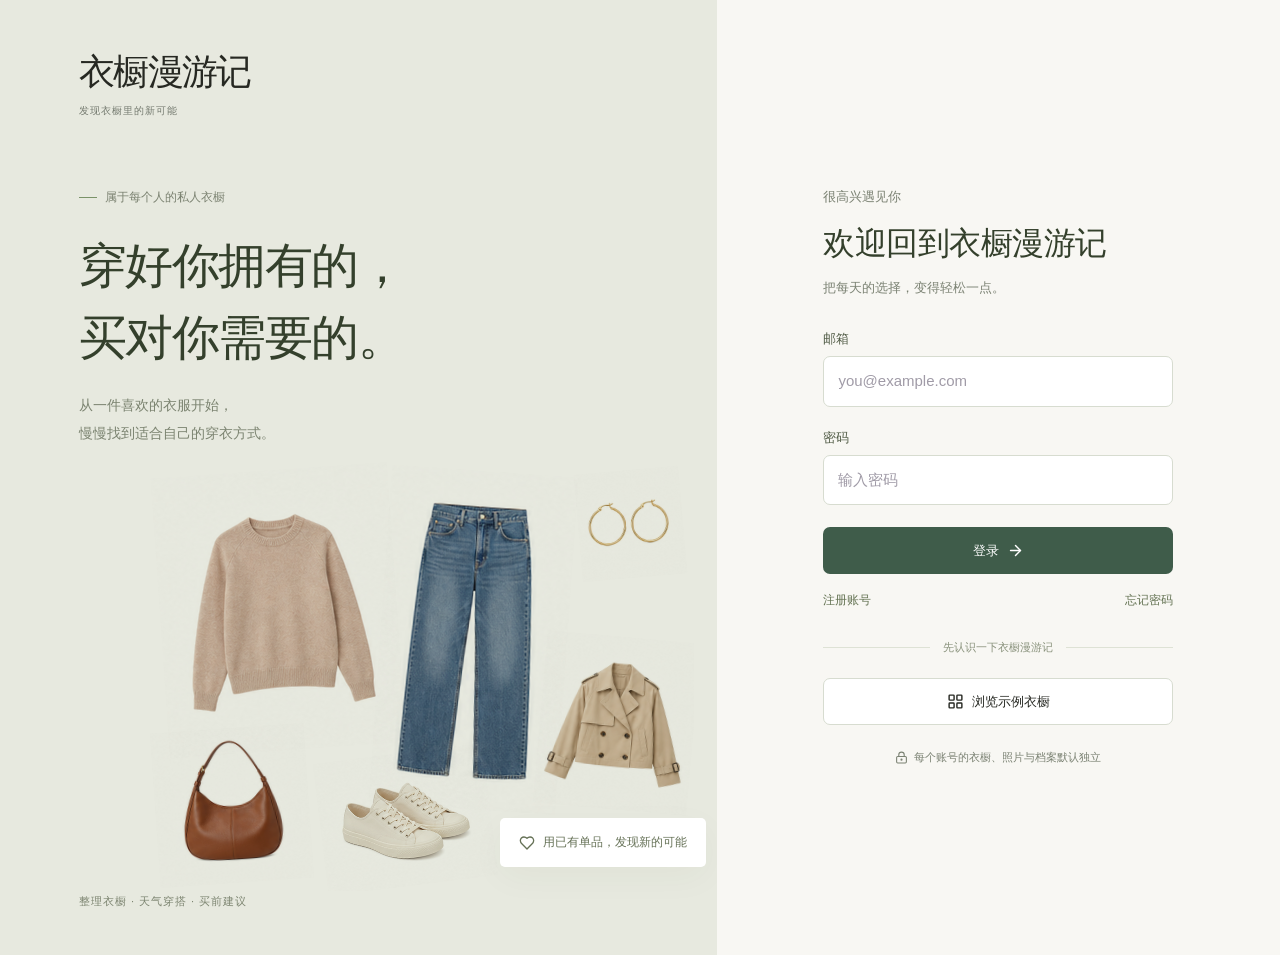
<file: wardrobe-journal/index.html>
<!doctype html>
<html lang="zh-CN">
  <head>
    <meta charset="UTF-8" />
    <meta name="viewport" content="width=device-width, initial-scale=1.0" />
    <meta name="theme-color" content="#3f5c4a" />
    <meta
      name="description"
      content="衣橱漫游记，属于你的衣橱与购物顾问。整理衣物，发现搭配，买得更合心意。"
    />
    <link rel="icon" type="image/svg+xml" href="./icon.svg" />
    <link rel="manifest" href="./manifest.webmanifest" />
    <title>衣橱漫游记 · 我的衣橱与购物顾问</title>
    <script type="module" crossorigin src="./assets/index-BuOdXAUr.js"></script>
    <link rel="modulepreload" crossorigin href="./assets/react-BCacOENi.js">
    <link rel="modulepreload" crossorigin href="./assets/supabase-CB7MGzWB.js">
    <link rel="stylesheet" crossorigin href="./assets/index-DJxpk97y.css">
  </head>
  <body>
    <div id="root">
      <div style="min-height:100svh;display:grid;align-content:center;justify-items:center;gap:16px;padding:30px;background:#f8f7f3;color:#3f5c4a;text-align:center;font-family:-apple-system,BlinkMacSystemFont,'PingFang SC',sans-serif;box-sizing:border-box">
        <h1 style="font:600 30px 'Songti SC',serif;margin:0">衣橱漫游记</h1>
        <p id="loading-hint" role="status" style="font-size:14px;line-height:1.9;margin:0">正在打开你的衣橱…</p>
        <button id="loading-retry" type="button" hidden style="border:0;border-radius:7px;padding:12px 22px;background:#3f5c4a;color:white;font-size:14px">重新加载</button>
        <noscript>请在浏览器中启用 JavaScript 后打开衣橱。</noscript>
      </div>
    </div>
    <script>
      (() => {
        const hint = document.getElementById('loading-hint');
        const retry = document.getElementById('loading-retry');
        const showRetry = () => {
          if (!hint.isConnected) return;
          hint.textContent = '页面暂时没能加载完整。请检查网络，再试一次。';
          retry.hidden = false;
        };
        retry.addEventListener('click', () => location.reload());
        const onResourceError = (event) => {
          if (event.target instanceof HTMLScriptElement && event.target.type === 'module') showRetry();
        };
        window.addEventListener('error', onResourceError, true);
        setTimeout(() => {
          showRetry();
          window.removeEventListener('error', onResourceError, true);
        }, 12000);
      })();
    </script>
  </body>
</html>
</file>
<file: styles.css>
.qdii-large-alert { border:1px solid #cddad2; border-radius:16px; padding:20px 24px; margin:16px 0; background:#f0f4ee; overflow-wrap:anywhere; }
.qdii-large-alert.has-quota { background:#fff3cf; border-color:#caa54d; }
.qdii-large-alert > strong { display:block; font-size:19px; }
.qdii-large-alert p { margin:8px 0; }
.qdii-large-alert div { padding:7px 0; border-top:1px solid #dcd9ca; }
.qdii-large-alert small { display:block; margin-top:8px; color:#667c83; }
.qdii-change-row { display:grid; gap:6px; padding:12px 0; border-bottom:1px solid #d8dfda; }
.qdii-audit-panel { padding:14px 18px; border:1px solid var(--line); border-radius:12px; display:grid; gap:8px; margin:12px 0; }
.qdii-audit-panel span, .qdii-audit-panel small { color:var(--muted); font-size:12px; }
.qdii-audit-panel details > div { padding:8px 0; }
.qdii-audit-panel small { display:block; overflow-wrap:anywhere; }
.qdii-pending-panel { margin:12px 0; padding:16px 18px; border:1px solid #d5bf77; background:#fbf4db; border-radius:12px; }
.qdii-pending-panel[hidden] { display:none; }
.qdii-pending-row { display:grid; grid-template-columns:minmax(0,1fr) auto; gap:6px 16px; padding:12px 0; border-bottom:1px solid #e7ddbf; }
.qdii-pending-row small { grid-column:1/-1; color:var(--muted); }
.qdii-pending-rule { margin:8px 0; padding:8px 10px; border-radius:8px; background:#fbf4db; }
.qdii-pending-rule strong { font-size:12px; color:#786025; }
@media(max-width:600px){ .qdii-pending-row { grid-template-columns:1fr; } }
.qdii-ranking { margin:16px 0 24px; padding:18px; border:1px solid #cddad2; border-radius:14px; background:#f4f7f1; min-width:0; }
.qdii-ranking[hidden] { display:none; }
.qdii-ranking h3 { margin:0 0 10px; }
.qdii-ranking p { font-size:13px; line-height:1.7; color:#657b83; overflow-wrap:anywhere; }
.qdii-ranking-table { width:100%; min-width:980px; border-collapse:collapse; font-size:13px; }
.qdii-ranking-table th, .qdii-ranking-table td { text-align:left; vertical-align:top; padding:12px 10px; border-bottom:1px solid #d8dfda; }
.qdii-ranking-table small { display:block; line-height:1.6; margin-top:6px; color:#657b83; }
.qdii-ranking-table a { color:#35775c; }
#section-qdii .qdii-ranking .table-scroll { max-width:100%; overflow-x:auto; }
@media(min-width:1000px) {
  .qdii-ranking-table { min-width:0; table-layout:fixed; }
  .qdii-ranking-table td, .qdii-ranking-table th { overflow-wrap:anywhere; }
  .qdii-ranking-table th:nth-child(1) { width:5%; }
  .qdii-ranking-table th:nth-child(2) { width:22%; }
  .qdii-ranking-table th:nth-child(3) { width:12%; }
  .qdii-ranking-table th:nth-child(4) { width:22%; }
  .qdii-ranking-table th:nth-child(5) { width:15%; }
  .qdii-ranking-table th:nth-child(6) { width:24%; }
}
@media(max-width:600px) { .qdii-large-alert {padding:16px;} .qdii-ranking {padding:12px;} .qdii-ranking-table {min-width:820px;} }
.qdii-rank-badge { display:inline-block; padding:3px 7px; margin:0 7px 5px 0; border-radius:6px; background:#dcebd9; color:#285e48; font-size:11px; }
#qdiiMethod[hidden] { display:none; }
:root {
  --ink: #102332;
  --ink-2: #1d3444;
  --paper: #f5f2ea;
  --paper-2: #fbfaf6;
  --line: #dce0dc;
  --muted: #6d7d82;
  --lime: #b9e96d;
  --green: #4d9a79;
  --yellow: #d5a748;
  --orange: #d9814d;
  --coral: #dc766d;
  --purple: #8978c4;
  --blue: #4e88be;
  --teal: #40a49d;
  --shadow: 0 16px 40px rgba(16, 35, 50, .07);
  font-family: Inter, ui-sans-serif, -apple-system, BlinkMacSystemFont, "PingFang SC", "Microsoft YaHei", sans-serif;
  color: var(--ink);
  background: var(--paper);
}

/* Only the QDII page uses the timestamp header; all other headers keep their original layout. */
.topbar-right { display: contents; }
.qdii-header-title, .update-card { display: none; }
.main-content:has(#section-qdii.active) .topbar-copy { min-width: 0; flex: 1; }
.main-content:has(#section-qdii.active) .topbar-right { display: block; width: min(100%, 470px); flex: 0 1 470px; min-width: 0; }
.main-content:has(#section-qdii.active) .general-header-title,
.main-content:has(#section-qdii.active) .general-header-subtitle { display: none; }
.main-content:has(#section-qdii.active) .qdii-header-title,
.main-content:has(#section-qdii.active) .update-card { display: block; }
.update-card { padding: 20px 22px; border: 1px solid var(--line); border-radius: 16px; background: var(--paper-2); }
.update-card-heading { display: flex; flex-wrap: wrap; align-items: center; justify-content: space-between; gap: 8px; font-size: 14px; }
.update-card-heading > span { color: var(--muted); font-size: 12px; }
.update-card-primary { margin-top: 16px; display: grid; gap: 5px; }
.update-card-primary > span, .update-card-details span { color: var(--muted); font-size: 13px; }
.update-card-primary time { display: block; color: var(--ink); font-size: clamp(22px, 2.2vw, 30px); font-weight: 800; line-height: 1.35; font-variant-numeric: tabular-nums; overflow-wrap: anywhere; }
.update-card-details { display: grid; grid-template-columns: 1fr 1fr; gap: 14px; border-top: 1px solid var(--line); padding-top: 14px; margin-top: 14px; }
.update-card-details > div { display: grid; gap: 6px; min-width: 0; }
.update-card-details time { font-size: 16px; font-weight: 700; line-height: 1.4; font-variant-numeric: tabular-nums; overflow-wrap: anywhere; }
.topbar .update-card-status { margin-top: 14px; color: var(--muted); font-size: 12px; line-height: 1.5; }
.main-content:has(#section-qdii.active) .topbar-actions { justify-content: flex-end; flex-wrap: wrap; margin-top: 14px; }
@media (max-width: 1100px) and (min-width: 801px) { .main-content:has(#section-qdii.active) .topbar { flex-wrap: wrap; } .main-content:has(#section-qdii.active) .topbar-right { flex-basis: 100%; width: 100%; } }
@media (max-width: 800px) { .main-content:has(#section-qdii.active) .topbar-right { width: 100%; flex-basis: auto; } .update-card { padding: 18px; } .update-card-primary time { font-size: 27px; } }
@media (max-width: 380px) { .update-card-details { grid-template-columns: 1fr; } .update-card-primary time { font-size: 24px; } }

/* QDII compact layout: source times remain readable without a tall empty masthead. */
.main-content:has(#section-qdii.active) .topbar { display: grid; grid-template-columns: minmax(180px, 1fr) minmax(340px, 470px); grid-template-rows: auto 1fr; gap: 12px 16px; padding: 20px 0 16px; align-items: start; }
.main-content:has(#section-qdii.active) .topbar-copy { grid-column: 1; grid-row: 1; }
.main-content:has(#section-qdii.active) .qdii-header-title { font-size: 30px; margin: 8px 0 0; }
.main-content:has(#section-qdii.active) .topbar-right { display: contents; }
.main-content:has(#section-qdii.active) .update-card { grid-column: 2; grid-row: 1 / span 2; padding: 12px 16px; border-radius: 12px; }
.main-content:has(#section-qdii.active) .update-card-primary { margin-top: 8px; display: flex; flex-wrap: wrap; align-items: baseline; gap: 4px 10px; }
.main-content:has(#section-qdii.active) .update-card-primary time { font-size: 27px; }
.main-content:has(#section-qdii.active) .update-card-details { gap: 12px; padding-top: 8px; margin-top: 8px; }
.main-content:has(#section-qdii.active) .update-card-details > div { gap: 2px; }
.main-content:has(#section-qdii.active) .update-card-status { margin-top: 8px; }
.main-content:has(#section-qdii.active) .topbar-actions { grid-column: 1; grid-row: 2; align-self: start; justify-content: flex-start; margin-top: 0; padding: 0; }
#section-qdii { padding-top: 16px; }
#section-qdii > .section-heading { display: none; }
#section-qdii > .notice-banner { padding: 10px 14px; margin-bottom: 10px; }
#section-qdii .qdii-coverage { margin-bottom: 10px; }
#section-qdii .qdii-coverage > div { display: flex; align-items: center; gap: 10px; padding: 8px 12px; }
#section-qdii .qdii-coverage strong { font-size: 20px; }
#section-qdii .qdii-help { padding: 8px 12px; margin-bottom: 10px; }
@media (max-width: 1050px) {
  .main-content:has(#section-qdii.active) .topbar { grid-template-columns: 1fr; grid-template-rows: auto; gap: 12px; }
  .main-content:has(#section-qdii.active) .topbar-actions { grid-column: 1; grid-row: 2; margin-top: 0; }
  .main-content:has(#section-qdii.active) .update-card { grid-column: 1; grid-row: 3; }
}
@media (max-width: 800px) {
  .main-content:has(#section-qdii.active) .topbar { padding: 16px 0 14px; }
  .main-content:has(#section-qdii.active) .qdii-header-title { font-size: 26px; }
  #section-qdii .qdii-coverage > div { display: grid; gap: 3px; padding: 8px; }
}
@media (max-width: 450px) {
  .main-content:has(#section-qdii.active) .topbar-actions .data-mode-badge { width: auto; margin-right: 0; }
  .main-content:has(#section-qdii.active) .topbar-actions .primary-button { flex: 0 1 auto; }
}

#section-overview .overview-market-only { grid-template-columns: minmax(0, 1fr); }

* { box-sizing: border-box; }
.positive { color: var(--green); }
.negative { color: var(--coral); }
.neutral { color: var(--ink); }
html { scroll-behavior: smooth; }
body { margin: 0; background: var(--paper); color: var(--ink); font-size: 15px; }
button, input, select, textarea { font: inherit; }
button { cursor: pointer; }
button:focus-visible, input:focus-visible, select:focus-visible, textarea:focus-visible { outline: 3px solid rgba(78, 136, 190, .35); outline-offset: 2px; }

.app-shell { min-height: 100vh; display: grid; grid-template-columns: 248px minmax(0, 1fr); }
.sidebar { background: var(--ink); color: #eaf0eb; padding: 30px 22px 24px; display: flex; flex-direction: column; min-height: 100vh; position: sticky; top: 0; height: 100vh; }
.brand-lockup { display: flex; gap: 13px; align-items: center; }
.brand-mark { width: 32px; height: 32px; display: flex; align-items: end; gap: 3px; padding: 5px; border: 1px solid rgba(233, 246, 234, .2); border-radius: 9px; }
.brand-mark span { flex: 1; background: var(--lime); border-radius: 3px 3px 1px 1px; }
.brand-mark span:nth-child(1) { height: 45%; opacity: .65; }.brand-mark span:nth-child(2) { height: 72%; opacity: .82; }.brand-mark span:nth-child(3) { height: 100%; }
.brand-name { font-size: 15px; font-weight: 800; letter-spacing: .04em; }.brand-subtitle { color: #93a6a8; font-size: 10px; letter-spacing: .18em; margin-top: 4px; }
.side-note { margin: 42px 0 24px; padding: 10px 12px; border: 1px solid rgba(185, 233, 109, .22); background: rgba(185, 233, 109, .06); border-radius: 10px; display: flex; gap: 8px; align-items: center; color: #c0d0c7; font-size: 12px; }
.pulse-dot, .status-dot { width: 8px; height: 8px; border-radius: 50%; display: inline-block; flex: 0 0 auto; }.pulse-dot { background: var(--lime); box-shadow: 0 0 0 4px rgba(185, 233, 109, .1); }.status-dot.green { background: var(--green); }.status-dot.yellow { background: var(--yellow); }.status-dot.red { background: var(--coral); }
.nav-list { display: flex; flex-direction: column; gap: 5px; }.nav-item { color: #aabdbe; border: 0; background: transparent; border-radius: 9px; padding: 13px 12px; display: flex; align-items: center; gap: 12px; text-align: left; transition: .2s ease; }.nav-item:hover { color: #f7fff5; background: rgba(255, 255, 255, .05); }.nav-item.active { color: var(--ink); background: var(--lime); font-weight: 800; }.nav-index { font-size: 10px; opacity: .64; letter-spacing: .08em; }.nav-item.active .nav-index { opacity: .8; }
.sidebar-footer { margin-top: auto; border-top: 1px solid rgba(255, 255, 255, .12); padding-top: 20px; }.mini-label, .section-kicker, .eyebrow { font-size: 10px; letter-spacing: .16em; font-weight: 800; color: #819396; }.sidebar .mini-label { color: #80979a; }.baseline-value { font-size: 22px; font-weight: 800; letter-spacing: -.04em; margin-top: 8px; }.muted { color: #91a5a7; font-size: 12px; }.sidebar-stamp { color: #8fa2a4; font-size: 11px; margin-top: 24px; line-height: 1.6; }.sidebar-stamp strong { color: #e4ede7; font-size: 12px; letter-spacing: .08em; }

.main-content { min-width: 0; padding: 0 42px 30px; }.topbar { display: flex; justify-content: space-between; gap: 28px; align-items: flex-start; padding: 44px 0 32px; border-bottom: 1px solid var(--line); }.eyebrow { color: var(--coral); }.topbar h1 { font-size: clamp(29px, 3vw, 45px); line-height: 1.12; margin: 12px 0 10px; letter-spacing: -.05em; font-weight: 800; }.topbar h1 em { font-style: normal; color: #719090; }.topbar p { color: var(--muted); margin: 0; font-size: 15px; }.topbar-actions { display: flex; align-items: center; gap: 10px; padding-top: 4px; }.data-mode-badge, .tag, .state-pill, .status-label { font-size: 11px; font-weight: 800; border-radius: 99px; white-space: nowrap; }.data-mode-badge { border: 1px solid var(--line); padding: 9px 12px; display: flex; align-items: center; gap: 7px; background: rgba(255,255,255,.35); }.icon-button, .close-button { border: 1px solid var(--line); background: var(--paper-2); color: var(--ink); border-radius: 9px; }.icon-button { width: 38px; height: 38px; font-size: 21px; line-height: 1; }.primary-button, .outline-button, .ghost-button, .text-button { border-radius: 9px; font-weight: 800; }.primary-button { border: 1px solid var(--lime); background: var(--ink); color: #f4f8ec; padding: 11px 15px; }.primary-button:hover { background: var(--ink-2); }.outline-button { border: 1px solid var(--ink); background: transparent; color: var(--ink); padding: 10px 14px; }.ghost-button { border: 1px solid var(--line); background: var(--paper-2); color: var(--ink); padding: 9px 12px; font-size: 12px; }.text-button { border: 0; background: transparent; color: var(--ink); padding: 0; font-size: 12px; }.text-button span { color: var(--coral); margin-left: 5px; }

.section-panel { display: none; padding-top: 30px; animation: fadeIn .25s ease; }.section-panel.active { display: block; }@keyframes fadeIn { from { opacity: 0; transform: translateY(4px); } to { opacity: 1; transform: translateY(0); } }
.section-heading { display: flex; align-items: flex-end; justify-content: space-between; gap: 20px; margin-bottom: 22px; }.section-heading h2 { font-size: clamp(24px, 2.6vw, 32px); line-height: 1.15; letter-spacing: -.04em; margin: 8px 0 0; }.section-meta { font-size: 12px; color: var(--muted); padding-bottom: 4px; }.divider-dot { color: #b7c2bf; }
.hero-grid { display: grid; grid-template-columns: 1.25fr 1.05fr .9fr; gap: 14px; }.hero-card, .content-card, .indicator-card { background: var(--paper-2); border: 1px solid var(--line); border-radius: 14px; box-shadow: var(--shadow); }.hero-card { min-height: 224px; padding: 22px; }.total-card { color: #edf4ed; background: var(--ink); border-color: var(--ink); position: relative; overflow: hidden; }.total-card::after { content: ""; width: 180px; height: 180px; position: absolute; right: -72px; bottom: -86px; border: 1px solid rgba(185, 233, 109, .28); border-radius: 50%; box-shadow: 0 0 0 20px rgba(185, 233, 109, .03), 0 0 0 42px rgba(185, 233, 109, .03); }.card-label-row, .content-card-head, .indicator-head, .mini-top { display: flex; align-items: center; justify-content: space-between; gap: 10px; }.card-label { font-weight: 800; font-size: 12px; }.tag { padding: 5px 8px; }.tag.estimate { color: #7f713e; background: #f7efcb; }.tag.pending { color: #987639; background: #fcf0d7; }.hero-number { margin-top: 23px; font-size: clamp(35px, 4vw, 51px); letter-spacing: -.07em; font-weight: 800; }.hero-foot { color: #a9bcba; display: flex; justify-content: space-between; font-size: 11px; margin-top: 5px; }.hero-rule { height: 1px; background: rgba(255,255,255,.15); margin: 19px 0 14px; }.hero-microcopy { color: #b8c9c6; font-size: 12px; line-height: 1.65; max-width: 290px; }.allocation-card { background: #f1f4ed; }.allocation-body { display: flex; align-items: center; gap: 18px; margin-top: 18px; }.donut-wrap { flex: 0 0 auto; }.donut { width: 132px; height: 132px; border-radius: 50%; background: conic-gradient(var(--green) 0 67.5%, var(--blue) 67.5% 79.5%, var(--purple) 79.5% 87.5%, var(--coral) 87.5% 97.5%, #b8c4bc 97.5% 100%); position: relative; display: grid; place-items: center; }.donut::after { content: ""; position: absolute; inset: 17px; background: #f1f4ed; border-radius: 50%; }.donut-center { position: relative; z-index: 1; text-align: center; display: flex; flex-direction: column; }.donut-center strong { font-size: 25px; letter-spacing: -.05em; }.donut-center span { font-size: 10px; color: var(--muted); margin-top: 2px; }.legend-list { flex: 1; display: grid; gap: 7px; font-size: 11px; }.legend-list div { display: grid; grid-template-columns: 9px 1fr auto; align-items: center; gap: 6px; }.legend-list strong { font-size: 11px; }.legend-swatch { width: 7px; height: 7px; border-radius: 2px; }.swatch-bond { background: var(--green); }.swatch-ndx { background: var(--blue); }.swatch-spx { background: var(--purple); }.swatch-active { background: var(--coral); }.swatch-other { background: #b8c4bc; }.signal-card { background: #f7efe8; }.signal-status { display: flex; align-items: center; gap: 13px; margin: 24px 0 22px; }.signal-icon { width: 40px; height: 40px; border-radius: 12px; background: #ffe1d1; color: var(--coral); display: grid; place-items: center; font-size: 27px; }.signal-status strong, .signal-status span { display: block; }.signal-status strong { font-size: 17px; }.signal-status span { margin-top: 5px; color: var(--muted); font-size: 11px; }.scale-line { height: 6px; background: linear-gradient(90deg, var(--green), var(--yellow), var(--orange), var(--coral)); border-radius: 99px; position: relative; }.scale-fill { width: 9%; height: 14px; background: var(--ink); border: 3px solid #f7efe8; border-radius: 50%; position: absolute; top: -4px; left: 0; }.scale-labels { display: flex; justify-content: space-between; color: var(--muted); font-size: 10px; margin-top: 9px; }
.grid-two { display: grid; grid-template-columns: 1.15fr .85fr; gap: 14px; margin-top: 14px; }.content-card { padding: 22px; box-shadow: none; }.content-card-head { margin-bottom: 20px; }.section-kicker { color: #87999b; }.content-card h3 { margin: 7px 0 0; font-size: 20px; letter-spacing: -.03em; }.market-mini-grid { display: grid; grid-template-columns: 1fr 1fr; gap: 1px; background: var(--line); border: 1px solid var(--line); border-radius: 10px; overflow: hidden; }.market-mini { background: var(--paper-2); padding: 15px; min-height: 124px; }.market-mini .mini-top { font-size: 11px; font-weight: 800; letter-spacing: .04em; }.market-mini strong { display: block; margin-top: 12px; font-size: 23px; letter-spacing: -.05em; }.market-mini > span { display: block; color: var(--muted); font-size: 11px; margin-top: 3px; }.state-pill { padding: 4px 6px; }.state-pill.yellow { background: #fcf0d7; color: #967437; }.state-pill.green { background: #e0f0e4; color: #477d61; }.sparkline { display: block; width: 100%; height: 29px; margin-top: 8px; }.sparkline path { fill: none; stroke-width: 2.3; stroke-linecap: round; }.spark-yellow path { stroke: var(--yellow); }.spark-green path { stroke: var(--green); }.spark-coral path { stroke: var(--coral); }.spark-blue path { stroke: var(--blue); }.card-footnote { color: #8a9897; font-size: 11px; line-height: 1.5; margin-top: 14px; }.action-card { background: #eaf1e7; }.action-list { display: grid; gap: 6px; }.action-row { display: grid; grid-template-columns: 30px 1fr auto; align-items: center; gap: 10px; border: 0; border-bottom: 1px solid #d5e0d5; padding: 11px 0; text-align: left; background: transparent; color: var(--ink); }.action-row:last-child { border-bottom: 0; }.action-number { color: var(--coral); font-size: 10px; font-weight: 800; }.action-row strong, .action-row small { display: block; }.action-row strong { font-size: 12px; }.action-row small { color: var(--muted); font-size: 11px; margin-top: 4px; }.action-arrow { color: var(--coral); font-size: 17px; }

.notice-banner { display: flex; gap: 13px; align-items: flex-start; padding: 14px 17px; background: #fff5dd; border: 1px solid #f0dfb5; border-radius: 12px; margin-bottom: 15px; }.notice-banner.purple-notice { background: #f1edfc; border-color: #ddd5f4; }.notice-icon { width: 22px; height: 22px; display: grid; place-items: center; border-radius: 50%; background: #edd7a3; color: #755f2f; font-size: 12px; font-weight: 800; flex: 0 0 auto; }.purple-notice .notice-icon { background: #d8cef3; color: #66539f; }.notice-banner strong, .notice-banner span { display: block; }.notice-banner strong { font-size: 12px; }.notice-banner span { color: #7a7e73; font-size: 11px; margin-top: 3px; line-height: 1.55; }.table-card { padding-bottom: 15px; }.table-actions { display: flex; gap: 8px; }.table-scroll { overflow-x: auto; }table { width: 100%; border-collapse: collapse; min-width: 780px; }th, td { text-align: left; padding: 13px 10px; border-bottom: 1px solid var(--line); vertical-align: middle; }th { color: #849294; font-size: 10px; letter-spacing: .12em; font-weight: 800; }td { font-size: 12px; }td strong, td small { display: block; }td strong { font-size: 12px; }td small { color: var(--muted); margin-top: 4px; font-size: 11px; }.status-label { display: inline-block; padding: 5px 8px; }.pending-label { background: #fcf0d7; color: #917339; }.verified-label { background: #e1f1e5; color: #477b60; }.table-delete { border: 0; background: transparent; color: var(--coral); font-weight: 800; }.empty-state { padding: 30px 10px 14px; color: var(--muted); text-align: center; }.lower-grid { margin-top: 14px; }.contribution-card { background: #f1f4ed; }.contribution-empty { border: 1px dashed #c7d1c9; padding: 23px; text-align: center; border-radius: 10px; display: flex; flex-direction: column; align-items: center; }.empty-icon { width: 34px; height: 34px; border-radius: 50%; background: var(--lime); display: grid; place-items: center; font-size: 22px; margin-bottom: 10px; }.contribution-empty strong { font-size: 14px; }.contribution-empty span { font-size: 11px; color: var(--muted); max-width: 240px; line-height: 1.5; margin: 8px 0 15px; }.confidence-list { display: grid; gap: 12px; }.confidence-list > div { display: grid; grid-template-columns: 10px 68px 1fr; gap: 8px; align-items: center; font-size: 12px; }.confidence-list strong { font-size: 11px; }.confidence-key { width: 8px; height: 8px; border-radius: 50%; }.confidence-key.verified { background: var(--green); }.confidence-key.inferred { background: var(--yellow); }.confidence-key.pending-key { background: var(--coral); }.confidence-key.api-key { background: var(--blue); }
.nav-date-cell { min-width: 160px; }.nav-date-chip, .mobile-nav-date { align-items: center; width: fit-content; padding: 6px 9px; border-radius: 99px; font-size: 11px; font-weight: 800; white-space: nowrap; }.nav-date-chip { display: inline-flex; }.mobile-nav-date { display: none; }.nav-date-chip.current, .mobile-nav-date.current { color: #477b60; background: #e1f1e5; }.nav-date-chip.lagged, .mobile-nav-date.lagged { color: #917339; background: #fcf0d7; }.nav-date-chip.unavailable, .mobile-nav-date.unavailable { color: #aa574f; background: #f6dcd8; }
.nav-date-chip.today, .mobile-nav-date.today { color: #247152; background: #d2f0d7; }

.indicator-grid { display: grid; grid-template-columns: repeat(6, 1fr); gap: 10px; }.indicator-card { padding: 15px; box-shadow: none; }.indicator-head { font-weight: 800; font-size: 11px; }.indicator-card > strong { display: block; font-size: 27px; letter-spacing: -.05em; margin-top: 20px; }.indicator-card > small { color: var(--muted); }.indicator-bar { height: 5px; border-radius: 99px; background: #dfebe2; margin: 18px 0 9px; overflow: hidden; }.indicator-bar span { display: block; height: 100%; background: var(--green); border-radius: inherit; }.indicator-bar.blue span { background: var(--blue); }.indicator-bar.coral span { background: var(--coral); }.indicator-bar.purple span { background: var(--purple); }.indicator-bar.teal span { background: var(--teal); }.indicator-bar.orange span { background: var(--orange); }.indicator-foot { display: flex; justify-content: space-between; gap: 4px; color: var(--muted); font-size: 10px; }.indicator-foot b { color: var(--ink); }.market-lower { align-items: start; }.rule-table { border-top: 1px solid var(--line); }.rule-row { display: grid; grid-template-columns: 1fr 1fr 90px; gap: 10px; align-items: center; padding: 12px 0; border-bottom: 1px solid var(--line); font-size: 12px; }.rule-row.header { color: #849294; font-size: 10px; letter-spacing: .1em; font-weight: 800; }.rule-chip { justify-self: start; font-size: 10px; padding: 4px 7px; border-radius: 99px; }.green-chip { background: #e1f1e5; color: #477b60; }.yellow-chip { background: #fcf0d7; color: #917339; }.orange-chip { background: #fbe4d3; color: #a85e35; }.coral-chip, .red-chip { background: #f6dcd8; color: #aa574f; }.rule-note { color: var(--muted); font-size: 11px; line-height: 1.55; margin-top: 15px; }.macro-timeline { display: grid; gap: 13px; }.macro-timeline > div { display: grid; grid-template-columns: 13px 1fr auto; gap: 9px; align-items: start; }.timeline-dot { width: 9px; height: 9px; margin-top: 3px; border-radius: 50%; }.purple-dot { background: var(--purple); }.coral-dot { background: var(--coral); }.blue-dot { background: var(--blue); }.green-dot { background: var(--green); }.macro-timeline strong, .macro-timeline small { display: block; }.macro-timeline strong { font-size: 12px; }.macro-timeline small { color: var(--muted); font-size: 11px; line-height: 1.45; margin-top: 3px; }.macro-timeline em { font-style: normal; color: #a18b5d; font-size: 10px; white-space: nowrap; }

.channel-grid { display: grid; grid-template-columns: 1fr 1fr; gap: 14px; margin-top: 14px; }.channel-card { padding: 18px; border-radius: 13px; display: flex; gap: 12px; align-items: center; border: 1px solid var(--line); }.channel-card.direct { background: #e9f3eb; }.channel-card.alipay { background: #e9f0f8; }.channel-icon { width: 35px; height: 35px; display: grid; place-items: center; border-radius: 10px; background: var(--ink); color: var(--lime); font-weight: 800; }.channel-card.alipay .channel-icon { background: var(--blue); color: #fff; }.channel-card strong, .channel-card small { display: block; }.channel-card strong { font-size: 13px; }.channel-card small { font-size: 11px; color: var(--muted); margin-top: 3px; }.channel-state { margin-left: auto; color: #90733c; font-size: 11px; white-space: nowrap; }
.settings-top { align-items: start; }.connector-list { display: grid; gap: 7px; }.connector-list > div { display: grid; grid-template-columns: 32px 1fr auto; gap: 10px; align-items: center; padding: 10px 0; border-bottom: 1px solid var(--line); }.connector-list > div:last-child { border-bottom: 0; }.connector-logo { width: 28px; height: 28px; display: grid; place-items: center; border-radius: 8px; font-weight: 800; font-size: 12px; }.market-logo { background: #e8eef8; color: var(--blue); }.fred-logo { background: #e8f2e8; color: var(--green); }.fund-logo { background: #fbe8dc; color: var(--coral); }.alert-logo { background: #f5ebd2; color: var(--yellow); }.connector-list strong, .connector-list small { display: block; }.connector-list strong { font-size: 12px; }.connector-list small { color: var(--muted); font-size: 10px; margin-top: 3px; }.connector-status { color: #9a7b43; font-size: 10px; white-space: nowrap; }.architecture-card { background: #e9f1f0; }.architecture-flow { display: grid; grid-template-columns: 1fr 18px 1fr 18px 1fr; gap: 7px; align-items: center; margin: 29px 0 18px; }.architecture-flow > div { text-align: center; }.architecture-flow span, .architecture-flow strong, .architecture-flow small { display: block; }.architecture-flow span { color: var(--coral); font-size: 10px; font-weight: 800; }.architecture-flow strong { font-size: 12px; margin-top: 5px; }.architecture-flow small { color: var(--muted); font-size: 10px; margin-top: 4px; }.architecture-flow i { font-style: normal; color: var(--coral); text-align: center; }.architecture-note { color: #627476; font-size: 11px; line-height: 1.6; border-top: 1px solid #cddbd8; padding-top: 13px; }.api-table-card { margin-top: 14px; }.api-grid { border-top: 1px solid var(--line); }.api-row { display: grid; grid-template-columns: 55px 1fr 90px; gap: 13px; align-items: center; padding: 14px 0; border-bottom: 1px solid var(--line); }.api-type { padding: 5px 7px; text-align: center; border-radius: 5px; font-size: 10px; font-weight: 800; }.api-type.public { background: #e1f1e5; color: #477b60; }.api-type.key { background: #e8eef8; color: #4e6f9a; }.api-type.paid { background: #f6dcd8; color: #aa574f; }.api-type.source { background: #f7efcb; color: #927642; }.api-row strong, .api-row small { display: block; }.api-row strong { font-size: 12px; }.api-row small { color: var(--muted); font-size: 11px; margin-top: 3px; line-height: 1.45; }.api-cost { text-align: right; color: #879394; font-size: 10px; }.settings-footer { display: flex; justify-content: space-between; align-items: center; gap: 20px; margin: 18px 0 0; }.toggle-row { display: flex; gap: 11px; align-items: flex-start; cursor: pointer; }.toggle-row input { position: absolute; opacity: 0; pointer-events: none; }.toggle-ui { width: 39px; height: 22px; border-radius: 99px; background: #bdc8c4; padding: 3px; flex: 0 0 auto; transition: .2s ease; }.toggle-ui::after { content: ""; display: block; width: 16px; height: 16px; background: #fff; border-radius: 50%; transition: .2s ease; }.toggle-row input:checked + .toggle-ui { background: var(--green); }.toggle-row input:checked + .toggle-ui::after { transform: translateX(17px); }.toggle-row strong, .toggle-row small { display: block; }.toggle-row strong { font-size: 12px; }.toggle-row small { color: var(--muted); font-size: 11px; margin-top: 4px; line-height: 1.4; }.app-footer { display: flex; justify-content: space-between; gap: 20px; color: #899595; font-size: 11px; margin-top: 46px; padding-top: 20px; border-top: 1px solid var(--line); }

.modal-backdrop { position: fixed; inset: 0; z-index: 10; background: rgba(16, 35, 50, .45); display: grid; place-items: center; padding: 18px; }.modal-backdrop[hidden] { display: none; }.modal { width: min(680px, 100%); max-height: min(90vh, 720px); overflow-y: auto; background: var(--paper-2); border-radius: 16px; padding: 24px; box-shadow: 0 30px 80px rgba(16, 35, 50, .24); }.modal-head { display: flex; justify-content: space-between; gap: 20px; align-items: flex-start; margin-bottom: 20px; }.modal h2 { margin: 7px 0 0; font-size: 25px; letter-spacing: -.04em; }.close-button { width: 34px; height: 34px; font-size: 22px; line-height: 1; }.form-grid { display: grid; grid-template-columns: 1fr 1fr; gap: 14px; }.form-grid label, .full-field { display: block; color: #637478; font-size: 11px; font-weight: 800; }.form-grid input, .form-grid select, .full-field textarea { margin-top: 6px; width: 100%; border: 1px solid var(--line); background: #fff; color: var(--ink); border-radius: 8px; padding: 10px 11px; font-size: 13px; font-weight: 400; }.form-grid input::placeholder, textarea::placeholder { color: #a2aeac; }.full-field { margin-top: 14px; }.full-field textarea { resize: vertical; }.form-actions { display: flex; justify-content: flex-end; gap: 9px; margin-top: 22px; }.toast { position: fixed; z-index: 12; bottom: 25px; left: 50%; transform: translate(-50%, 120px); background: var(--ink); color: #f4f8ee; padding: 11px 15px; border-radius: 9px; font-size: 12px; opacity: 0; transition: .25s ease; pointer-events: none; box-shadow: var(--shadow); }.toast.show { transform: translate(-50%, 0); opacity: 1; }

@media (max-width: 1180px) { .app-shell { grid-template-columns: 210px minmax(0, 1fr); }.main-content { padding-left: 30px; padding-right: 30px; }.hero-grid { grid-template-columns: 1fr 1fr; }.signal-card { grid-column: 1 / -1; min-height: 178px; }.indicator-grid { grid-template-columns: repeat(3, 1fr); } }
@media (max-width: 800px) { .app-shell { display: block; }.sidebar { position: static; height: auto; min-height: 0; padding: 18px 18px 12px; }.brand-lockup { justify-content: center; }.side-note, .sidebar-footer { display: none; }.nav-list { flex-direction: row; overflow-x: auto; margin: 19px -18px -12px; padding: 0 18px 12px; gap: 5px; }.nav-item { flex: 0 0 auto; padding: 10px 12px; font-size: 12px; }.nav-index { display: none; }.main-content { padding: 0 16px 24px; }.topbar { padding: 27px 0 23px; flex-direction: column; gap: 20px; }.topbar-actions { width: 100%; }.topbar-actions .data-mode-badge { margin-right: auto; }.topbar h1 { font-size: 31px; }.section-panel { padding-top: 25px; }.section-heading { align-items: flex-start; flex-direction: column; }.section-heading h2 { font-size: 25px; }.section-heading .primary-button { align-self: stretch; }.hero-grid, .grid-two, .channel-grid { grid-template-columns: 1fr; }.signal-card { grid-column: auto; }.allocation-body { justify-content: center; }.market-lower { display: flex; flex-direction: column; }.market-lower > *, .lower-grid > * { width: 100%; }.indicator-grid { grid-template-columns: 1fr 1fr; }.settings-top { display: flex; flex-direction: column; }.settings-top > * { width: 100%; }.settings-footer, .app-footer { align-items: flex-start; flex-direction: column; }.api-row { grid-template-columns: 50px 1fr; }.api-cost { grid-column: 2; text-align: left; margin-top: -8px; }.form-grid { grid-template-columns: 1fr; }.modal { padding: 19px; }.mobile-nav-date { display: inline-flex; margin-top: 7px; }.nav-date-column { display: none; } }
@media (max-width: 450px) { .topbar-actions { flex-wrap: wrap; }.topbar-actions .data-mode-badge { width: 100%; }.primary-button { flex: 1; }.market-mini-grid { grid-template-columns: 1fr; }.allocation-body { flex-direction: column; }.allocation-body .legend-list { width: 100%; }.indicator-grid { grid-template-columns: 1fr 1fr; gap: 8px; }.indicator-card { padding: 12px; }.indicator-card > strong { font-size: 23px; }.rule-row { grid-template-columns: .8fr 1fr 85px; gap: 6px; }.channel-card { align-items: flex-start; flex-wrap: wrap; }.channel-state { width: 100%; margin-left: 47px; margin-top: -6px; } }

.tag.verified { color: #477b60; background: #e1f1e5; }
.state-pill.red { background: #f6dcd8; color: #aa574f; }

.chart-trigger { transition: border-color .18s ease, box-shadow .18s ease, transform .18s ease; }
.chart-trigger:hover { border-color: #aebd9c; box-shadow: 0 8px 22px rgba(16, 35, 50, .1); transform: translateY(-1px); }
.chart-trigger:focus-visible { outline: 3px solid rgba(78, 136, 190, .4); outline-offset: 2px; z-index: 1; }
.market-mini.chart-trigger { display: block; width: 100%; border: 0; border-radius: 0; text-align: left; color: var(--ink); }
.market-mini.chart-trigger:hover { background: #f5f7f1; box-shadow: inset 0 0 0 2px #b9caa3; transform: none; }
.market-mini .chart-hint { color: #71847e; font-size: 10px; font-weight: 700; margin-top: 5px; }
.indicator-card.chart-trigger { width: 100%; min-width: 0; overflow: hidden; color: var(--ink); font-family: inherit; text-align: left; }
.indicator-bar { display: block; width: 100%; }
.indicator-bar > span { max-width: 100%; }
.indicator-chart-link { display: block; margin-top: 12px; color: #668173; font-size: 10px; font-weight: 800; }
.market-chart-modal { width: min(1060px, 100%); min-height: min(700px, 88vh); display: flex; flex-direction: column; }
.market-chart-modal .modal-head { margin-bottom: 13px; }
.chart-controls { display: grid; gap: 9px; margin-bottom: 12px; }
.chart-symbol-tabs, .chart-interval-tabs { display: flex; gap: 6px; overflow-x: auto; padding: 2px 2px 5px; scrollbar-width: thin; }
.chart-symbol-tabs button, .chart-interval-tabs button { flex: 0 0 auto; border: 1px solid var(--line); border-radius: 7px; padding: 7px 10px; background: #fff; color: #53676c; font-size: 11px; font-weight: 700; white-space: nowrap; }
.chart-symbol-tabs button.active, .chart-interval-tabs button.active { background: var(--ink); border-color: var(--ink); color: #f5f8ed; }
.chart-frame { min-height: 400px; height: min(56vh, 590px); flex: 1 1 auto; overflow: hidden; border: 1px solid var(--line); border-radius: 9px; background: var(--paper-2); }
.chart-frame > .tradingview-widget-container, .chart-frame .tradingview-widget-container__widget { width: 100%; height: 100%; min-height: 400px; }
.chart-frame iframe { width: 100% !important; height: 100% !important; }
.chart-loading { display: grid; place-items: center; height: 100%; color: var(--muted); }
.chart-footer { display: flex; align-items: flex-start; justify-content: space-between; gap: 12px; margin-top: 9px; color: var(--muted); font-size: 10px; line-height: 1.5; }
.chart-footer a { flex: 0 0 auto; color: #477b60; font-weight: 800; text-decoration: none; }
.chart-footer a:hover { text-decoration: underline; }
.tradingview-quotes-card { margin-top: 14px; min-width: 0; overflow: hidden; }
.tradingview-quotes-frame { height: 390px; min-height: 390px; overflow: hidden; border: 1px solid var(--line); border-radius: 9px; background: var(--paper-2); color: var(--muted); font-size: 12px; }
.tradingview-quotes-frame > .tradingview-widget-container, .tradingview-quotes-frame .tradingview-widget-container__widget, .tradingview-quotes-frame iframe { width: 100%; height: 100%; }
.tradingview-attribution { display: inline-block; margin-top: 8px; color: #477b60; font-size: 11px; font-weight: 800; text-decoration: none; }
.tradingview-attribution:hover { text-decoration: underline; }
.valuation-mini { margin-top: 14px; padding: 12px 14px; border: 1px solid var(--line); border-radius: 10px; background: #f5f7f1; }
.valuation-mini-head, .valuation-mini-row { display: flex; align-items: center; gap: 10px; }
.valuation-mini-head { justify-content: space-between; margin-bottom: 7px; }
.valuation-mini-head strong { font-size: 12px; }
.valuation-mini-head .text-button { font-size: 11px; }
.valuation-mini-row { padding: 6px 0; border-top: 1px solid var(--line); font-size: 11px; }
.valuation-mini-row span { flex: 1; }
.valuation-mini-row strong { font-size: 14px; white-space: nowrap; }
.valuation-mini-row small { min-width: 83px; color: var(--muted); text-align: right; }
#valuationMiniDate { display: block; color: var(--muted); font-size: 10px; margin-top: 7px; }
.valuation-mini-source { display: inline-block; color: #477b60; font-size: 10px; text-decoration: none; margin-top: 5px; }
.valuation-mini-source:hover { text-decoration: underline; }
.valuation-card { margin-top: 14px; min-width: 0; }
.valuation-card .content-card-head small { display: block; margin-top: 7px; color: var(--muted); font-size: 11px; }
.valuation-table { min-width: 780px; }
.valuation-table th, .valuation-table td { white-space: nowrap; }
.valuation-table tbody th { font-weight: 800; }
.valuation-rank { display: inline-block; min-width: 44px; padding: 5px 8px; border-radius: 99px; background: #e1f1e5; color: #477b60; text-align: center; font-weight: 800; }
.allocation-card { display: flex; flex-direction: column; }
.allocation-card .allocation-body { display: grid; grid-template-columns: minmax(116px, 42%) minmax(0, 1fr); align-items: center; gap: 14px; flex: 1; margin-top: 18px; }
.allocation-card .donut-wrap { display: grid; place-items: center; min-width: 0; }
.allocation-card .donut { width: min(100%, 144px); height: auto; aspect-ratio: 1; }
.allocation-card .donut::after { inset: 18px; }
.allocation-card .donut-center strong { font-size: clamp(22px, 2vw, 29px); }
.allocation-card .donut-center span { max-width: 80px; margin-inline: auto; line-height: 1.3; }
.allocation-card .legend-list { min-width: 0; gap: 0; }
.allocation-card .legend-item { display: grid; grid-template-columns: 8px minmax(0, 1fr) auto; align-items: center; gap: 8px; padding: 7px 0; border-bottom: 1px solid #dce5dc; }
.allocation-card .legend-item:last-child { border-bottom: 0; }
.allocation-card .legend-swatch { width: 8px; height: 8px; }
.allocation-card .legend-name { min-width: 0; font-size: 11px; font-weight: 700; line-height: 1.25; }
.allocation-card .legend-name small { display: block; margin-top: 3px; color: #71827b; font-size: 10px; font-weight: 500; white-space: nowrap; }
.allocation-card .legend-item strong { font-size: 12px; font-variant-numeric: tabular-nums; white-space: nowrap; }
.allocation-foot { margin-top: 14px; padding-top: 10px; border-top: 1px solid #dce5dc; color: #71827b; font-size: 10px; line-height: 1.4; }
@media (max-width: 450px) {
  .allocation-card .allocation-body { grid-template-columns: 1fr; gap: 12px; }
  .allocation-card .donut { width: 150px; }
  .allocation-card .legend-item { padding: 8px 2px; }
  .allocation-card .legend-name { font-size: 12px; }
}
.valuation-scroll-hint { display: none; color: var(--muted); font-size: 10px; margin-bottom: 6px; }
@media (max-width: 800px) { .valuation-scroll-hint { display: block; } }
.qdii-table-card { min-width: 0; }
.qdii-coverage { display: grid; grid-template-columns: repeat(3, minmax(0, 1fr)); gap: 10px; margin: 0 0 12px; }
.qdii-coverage > div { display: grid; gap: 3px; padding: 13px 16px; border: 1px solid var(--line); border-radius: 10px; background: var(--paper-2); }
.qdii-coverage strong { font-size: 23px; font-variant-numeric: tabular-nums; color: var(--ink); }
.qdii-coverage span { color: var(--muted); font-size: 11px; line-height: 1.35; }
.qdii-help { margin-bottom: 14px; border: 1px solid #dce5dc; border-radius: 10px; background: #f7f9f4; padding: 11px 14px; font-size: 12px; line-height: 1.65; }
.qdii-help summary { color: var(--ink); font-weight: 800; cursor: pointer; }
.qdii-help p { margin: 9px 0 0; color: var(--muted); }
.qdii-count { font-size: 13px; color: var(--muted); font-weight: 600; letter-spacing: 0; }
.qdii-controls { display: flex; align-items: end; flex-wrap: wrap; gap: 10px 14px; margin-bottom: 12px; }
.qdii-categories { display: flex; flex-wrap: wrap; gap: 6px; width: 100%; }
.qdii-categories button { border: 1px solid var(--line); background: #fff; border-radius: 8px; padding: 8px 10px; color: var(--ink); font-size: 12px; font-weight: 700; }
.qdii-categories button.active { background: var(--ink); color: #fff; border-color: var(--ink); }
.qdii-search-label { display: grid; gap: 5px; color: var(--muted); font-size: 10px; font-weight: 700; }
.qdii-search-label input, .qdii-controls select { height: 36px; min-width: 170px; padding: 7px 10px; border: 1px solid var(--line); border-radius: 8px; background: #fff; color: var(--ink); font-size: 12px; }
.qdii-filter-label { display: flex; align-items: center; gap: 6px; min-height: 36px; font-size: 12px; font-weight: 700; }
.qdii-scope { margin: 0 0 9px; color: var(--muted); font-size: 11px; line-height: 1.5; }
.qdii-table { min-width: 780px; }
.qdii-table td { line-height: 1.45; }
.qdii-table td:first-child { max-width: 260px; }
.qdii-table td small { display: block; margin-top: 4px; color: var(--muted); font-size: 10px; line-height: 1.4; }
.qdii-reference-value { display: block; margin-top: 5px; font-size: 14px; font-variant-numeric: tabular-nums; }
.qdii-table td small.qdii-conflict { color: #b25248; font-weight: 800; }
.qdii-unverified { color: var(--muted); font-size: 11px; font-weight: 700; }
.qdii-table a { color: #447a60; font-weight: 700; text-decoration: none; white-space: nowrap; }
.qdii-table td:last-child a { display: block; margin: 2px 0 5px; }
.qdii-table td:last-child { max-width: 280px; }
.qdii-table details { margin-top: 8px; font-size: 10px; }
.qdii-table summary { cursor: pointer; color: var(--muted); font-weight: 700; }
.qdii-table details a { white-space: normal; overflow-wrap: anywhere; }
.qdii-table a:hover { text-decoration: underline; }
.qdii-held { color: #9b6140; font-size: 10px; font-weight: 800; margin-left: 5px; }
.qdii-state { display: inline-block; padding: 4px 7px; border-radius: 6px; font-weight: 800; white-space: nowrap; }
.qdii-state.open { background: #e1f1e5; color: #477b60; }
.qdii-state.limited { background: #fcf0d7; color: #917339; }
.qdii-state.paused { background: #f6dcd8; color: #aa574f; }
.qdii-state.unknown { background: #e9eeee; color: #667777; }
.qdii-table-footer { display: flex; justify-content: space-between; align-items: center; gap: 12px; margin-top: 12px; color: var(--muted); font-size: 11px; }
@media (max-width: 450px) { .qdii-table-card .content-card-head { align-items: flex-start; flex-wrap: wrap; }.qdii-search-label, .qdii-search-label input { width: 100%; }.qdii-controls select { flex: 1; } }
@media (max-width: 800px) {
  .qdii-coverage { gap: 6px; }
  .qdii-coverage > div { padding: 10px; }
  .qdii-coverage strong { font-size: 18px; }
  .qdii-coverage span { font-size: 10px; }
  #section-qdii .table-scroll { overflow: visible; }
  #section-qdii .qdii-table, #section-qdii .qdii-table tbody, #section-qdii .qdii-table tr { display: block; min-width: 0; width: 100%; }
  #section-qdii .qdii-table thead { display: none; }
  #section-qdii .qdii-table tbody { display: grid; gap: 10px; }
  #section-qdii .qdii-table tr { padding: 12px 14px; border: 1px solid var(--line); border-radius: 11px; background: var(--paper-2); }
  #section-qdii .qdii-table td { display: block; position: relative; max-width: none; min-height: 32px; padding: 8px 0 8px 86px; border-bottom: 1px solid #e8eee8; overflow-wrap: anywhere; }
  #section-qdii .qdii-table td::before { content: attr(data-label); position: absolute; left: 0; top: 10px; width: 78px; color: var(--muted); font-size: 10px; font-weight: 700; }
  #section-qdii .qdii-table td:first-child { padding: 0 0 10px; }
  #section-qdii .qdii-table td:first-child::before { display: none; }
  #section-qdii .qdii-table td:last-child { border-bottom: 0; padding-bottom: 0; }
}
@media (max-width: 800px) { .market-chart-modal { min-height: min(700px, 92vh); max-height: 92vh; padding: 16px; }.chart-frame { min-height: 340px; height: 50vh; }.chart-frame > .tradingview-widget-container, .chart-frame .tradingview-widget-container__widget { min-height: 340px; }.chart-footer { flex-direction: column; gap: 5px; } }

.holdings-toolbar { display: flex; flex-wrap: wrap; align-items: end; gap: 10px 14px; margin: -5px 0 12px; }
.holdings-toolbar label { display: grid; gap: 5px; color: var(--muted); font-size: 11px; font-weight: 700; }
.holdings-toolbar input, .holdings-toolbar select { min-height: 36px; padding: 7px 10px; border: 1px solid var(--line); border-radius: 8px; background: #fff; color: var(--ink); font: inherit; font-size: 12px; }
.holdings-search { flex: 1 1 220px; }
.holdings-search input { width: 100%; }
.holdings-filter select { min-width: 140px; }
.holdings-filter-count { margin-left: auto; color: var(--muted); font-size: 11px; white-space: nowrap; }
.holding-row-actions { white-space: nowrap; }
.table-edit, .table-delete { border: 0; padding: 7px 5px; background: transparent; font: inherit; font-size: 12px; font-weight: 800; cursor: pointer; }
.table-edit { color: #477b60; margin-right: 8px; }
.table-edit:hover, .table-delete:hover { text-decoration: underline; }
.table-edit:focus-visible, .table-delete:focus-visible { outline: 2px solid var(--blue); outline-offset: 2px; border-radius: 4px; }
.form-hint { margin: 12px 0 0; color: var(--muted); font-size: 11px; line-height: 1.5; }
.backup-actions { display: flex; flex-wrap: wrap; gap: 8px; }
.backup-note { margin: 10px 0 0; color: var(--muted); font-size: 11px; line-height: 1.55; }
.contribution-summary { display: grid; gap: 14px; }
.contribution-total { display: grid; gap: 4px; padding: 16px; border: 1px solid #d4e0d3; border-radius: 10px; background: #fff; }
.contribution-total small, .contribution-total span { color: var(--muted); font-size: 11px; }
.contribution-total strong { font-size: 26px; font-variant-numeric: tabular-nums; }
.contribution-plans { max-height: 240px; overflow-y: auto; }
.contribution-plans > div { display: flex; justify-content: space-between; align-items: center; gap: 12px; padding: 9px 2px; border-bottom: 1px solid #dce5dc; font-size: 12px; }
.contribution-plans > div:last-child { border-bottom: 0; }
.contribution-plans small { display: block; margin-top: 3px; color: var(--muted); font-size: 10px; }
.contribution-plans strong { flex: 0 0 auto; font-variant-numeric: tabular-nums; }
@media (max-width: 800px) {
  #section-holdings .table-scroll { overflow: visible; }
  #section-holdings table, #section-holdings tbody, #section-holdings tr { display: block; min-width: 0; width: 100%; }
  #section-holdings thead { display: none; }
  #section-holdings tbody { display: grid; gap: 10px; }
  #section-holdings tr { padding: 13px 15px; border: 1px solid var(--line); border-radius: 12px; background: var(--paper-2); }
  #section-holdings td { display: block; position: relative; min-height: 31px; padding: 6px 0 6px 86px; border-bottom: 1px solid #edf0ea; overflow-wrap: anywhere; }
  #section-holdings td::before { content: attr(data-label); position: absolute; left: 0; top: 8px; width: 77px; color: var(--muted); font-size: 10px; font-weight: 700; }
  #section-holdings td:first-child { padding: 0 0 10px; margin-bottom: 3px; }
  #section-holdings td:first-child::before, #section-holdings td:last-child::before { display: none; }
  #section-holdings td:first-child strong { font-size: 14px; }
  #section-holdings td:last-child { display: flex; justify-content: flex-end; padding: 6px 0 0; border: 0; }
  .holdings-filter-count { width: 100%; margin-left: 0; }
}
</file>
<file: dashboard.css>
/* Observation workspace: reuse the existing palette; emphasize dates and exceptions. */
.topbar { padding-top: 26px; padding-bottom: 24px; }
.topbar .general-header-title { font-size: clamp(26px, 2.8vw, 38px); margin-top: 8px; letter-spacing: -.035em; }
.topbar .general-header-subtitle { font-size: 13px; margin-top: 9px; }
.feed-strip { display: grid; grid-template-columns: repeat(3, minmax(0,1fr)) auto; background: var(--paper-2); border: 1px solid var(--line); border-radius: 12px; margin: 0 0 16px; padding: 16px 20px; gap: 18px; align-items: center; }
.feed-item { min-width: 0; display: grid; gap: 5px; }
.feed-item > span { display: flex; gap: 7px; align-items: center; font-size: 12px; color: var(--muted); }
.feed-item i { width: 7px; height: 7px; border-radius: 50%; background: currentColor; }
.feed-item strong { font-size: 15px; font-weight: 700; }
.feed-item small { color: var(--muted); font-size: 11px; line-height: 1.6; overflow-wrap: anywhere; }
.feed-ok { color: #2d7354; }
.feed-warning { color: #846322; }
.feed-error { color: #b44238; }
.positive { color: #c94640; }
.negative { color: #237f62; }
.total-card .positive { color: #ff9c91; }
.total-card .negative { color: #8ed3af; }
.feed-details { border: 0; color: var(--ink); font-size: 12px; background: transparent; padding: 10px 0; text-decoration: underline; text-underline-offset: 3px; }
.reconcile-banner { display: flex; gap: 20px; align-items: center; justify-content: space-between; border-left: 4px solid #b18b3e; padding: 14px 18px; background: #f7eed8; border-radius: 0 9px 9px 0; margin-bottom: 20px; }
.reconcile-banner[hidden] { display: none; }
.reconcile-banner strong { font-size: 14px; }
.reconcile-banner p { font-size: 12px; line-height: 1.7; margin: 5px 0 0; color: #6c613e; }
.reconcile-banner button { flex: 0 0 auto; }
.main-content:has(#section-qdii.active) .feed-strip { display: none; }
.main-content:has(#section-qdii.active) .reconcile-banner { display: none; }
.main-content:has(#section-market.active) .reconcile-banner { display: none; }
.section-heading h2 { font-size: 25px; }
.hero-microcopy { max-width: none; }
.hero-foot { gap: 10px; flex-wrap: wrap; }
.signal-status { align-items: start; }
.signal-status span { line-height: 1.75; }
.signal-icon { flex: 0 0 36px; }
.attention-card { background: var(--paper-2); border: 1px solid var(--line); border-radius: 14px; margin: 20px 0; padding: 20px 24px; }
.attention-heading { display: flex; align-items: baseline; justify-content: space-between; gap: 16px; margin-bottom: 8px; }
.attention-heading h3 { margin: 0; font-size: 18px; }
.attention-heading > span, .attention-card > small { color: var(--muted); font-size: 11px; }
.attention-items { display: grid; }
.attention-item { color: var(--ink); display: grid; grid-template-columns: minmax(0,1fr) auto; gap: 5px 18px; border: none; border-bottom: 1px solid var(--line); background: transparent; padding: 15px 0; text-align: left; }
.attention-item:last-child { border-bottom: 0; }
.attention-item strong { font-size: 14px; }
.attention-item span { color: var(--muted); font-size: 12px; line-height: 1.75; overflow-wrap: anywhere; }
.attention-item b { grid-column: 2; grid-row: 1/3; align-self: center; font-size: 12px; color: #39775d; }
.attention-opportunity strong { color: #39775d; }
.attention-empty { font-size: 13px; color: var(--muted); line-height: 1.8; }
.account-receipt { border: 1px solid var(--line); background: var(--paper-2); padding: 18px 22px; border-radius: 12px; margin-bottom: 18px; }
.receipt-heading { display: flex; flex-wrap: wrap; align-items: center; justify-content: space-between; gap: 8px; font-size: 14px; }
.receipt-heading > span, .account-receipt > small { color: var(--muted); font-size: 11px; line-height: 1.8; }
.receipt-values { display: grid; grid-template-columns: repeat(4,minmax(0,1fr)); gap: 16px; margin: 18px 0 12px; }
.receipt-values > div { display: grid; gap: 8px; }
.receipt-values span { font-size: 12px; color: var(--muted); }
.receipt-values strong { font-size: clamp(18px,1.8vw,24px); font-variant-numeric: tabular-nums; letter-spacing: -.025em; }
.return-toolbar { display: flex; gap: 12px; flex-wrap: wrap; align-items: center; margin-bottom: 15px; font-size: 13px; }
.return-toolbar select { padding: 9px 12px; border-radius: 8px; border: 1px solid var(--line); background: var(--paper-2); color: var(--ink); max-width: 100%; }
.return-toolbar > span { color: var(--muted); font-size: 12px; }
.return-date-groups { display: flex; flex-wrap: wrap; gap: 12px; margin: 0 0 20px; }
.return-date-group { text-align: left; display: flex; justify-content: space-between; align-items: center; gap: 24px; border: 1px solid var(--line); border-radius: 9px; padding: 12px 16px; background: var(--paper-2); color: var(--ink); }
.return-date-group.selected { border-color: #49866c; box-shadow: inset 0 0 0 1px #49866c; }
.return-date-group small { display: block; color: var(--muted); font-size: 11px; margin-top: 5px; }
.return-date-group strong { font-variant-numeric: tabular-nums; font-size: 19px; }
.update-health-card { margin-bottom: 24px; }
.update-health-card p { line-height: 1.8; font-size: 12px; color: var(--muted); }
.update-health-card a { color: #39775d; font-size: 12px; }
.health-detail-list { display: grid; gap: 12px; margin: 16px 0; }
.health-detail-list div { display: grid; gap: 5px; padding-bottom: 12px; border-bottom: 1px solid var(--line); }
.health-detail-list strong { font-size: 14px; }
.health-detail-list span { font-size: 12px; color: var(--muted); }
.update-health-card summary { cursor: pointer; padding: 8px 0; font-size: 13px; }
.market-mini .sparkline path { stroke-linejoin: round; stroke-linecap: round; }
.indicator-bar { display: none; } /* Removed decorative bars without a measured scale. */
button:focus-visible, a:focus-visible, select:focus-visible { outline: 3px solid #4e88be; outline-offset: 3px; }
@media (max-width: 1100px) { .feed-strip { grid-template-columns: repeat(3,minmax(0,1fr)); } .feed-details { grid-column: 1/-1; justify-self: end; padding: 0; } }
@media (max-width: 800px) {
  .topbar { padding: 22px 0 18px; gap: 14px; }
  .section-panel { padding-top: 18px; }
  .feed-strip { grid-template-columns: 1fr; gap: 0; padding: 4px 15px; }
  .feed-item { grid-template-columns: 100px minmax(0,1fr); column-gap: 10px; padding: 12px 0; border-bottom: 1px solid var(--line); }
  .feed-item strong { text-align: right; font-size: 13px; }
  .feed-item small { grid-column: 1/-1; }
  .feed-details { padding: 11px 0; }
  .reconcile-banner { align-items: start; gap: 12px; padding: 12px; }
  .reconcile-banner button { font-size: 11px; }
  .attention-card { padding: 18px 16px; }
  .return-date-group { width: 100%; }
  .account-receipt { padding: 16px; }
  .receipt-values { grid-template-columns: 1fr 1fr; gap: 18px 12px; }
  .hero-number { font-size: 35px; letter-spacing: -.04em; }
  .return-toolbar > span { width: 100%; }
  .update-health-card .content-card-head { flex-wrap: wrap; }
}
@media (prefers-reduced-motion: reduce) { *, *::before, *::after { scroll-behavior: auto !important; animation: none !important; transition: none !important; } }
</file>
<file: investment-insights.css>
/* Scoped to the new page; existing panels retain their layout. */
.main-content:has(#section-insights.active) #feedStrip,
.main-content:has(#section-insights.active) #reconcileBanner { display:none; }
#section-insights { color:var(--ink); }
#section-insights .section-heading { align-items:center; margin-bottom:16px; }
.insight-heading-actions { display:flex; gap:10px; flex-wrap:wrap; align-items:center; }
.insight-heading-actions label { display:flex; align-items:center; gap:8px; font-size:12px; }
#section-insights select,#section-insights input[type=search] { background:var(--paper-2);color:var(--ink);border:1px solid var(--line);border-radius:8px;padding:9px 12px;min-height:38px;max-width:100%; }
.insight-basis { font-size:12px;color:var(--muted);line-height:1.8;margin:0 0 7px; }
.insight-review-banner { display:flex;align-items:center;justify-content:space-between;gap:12px;flex-wrap:wrap;padding:15px 18px;margin:0 0 18px;border:1px solid var(--line);background:#eaf0e5;border-radius:10px; }
.insight-review-banner>div { display:grid;gap:6px; }.insight-review-banner strong { font-size:15px; }.insight-review-banner span { font-size:12px; }.insight-review-banner>small { flex-basis:100%;font-size:11px;line-height:1.75;color:var(--muted); }
.insight-review-state { color:#296146;background:#dcebdc;padding:6px 9px;border-radius:5px; }.insight-review-state.pending { color:#775b2b;background:#f5e9cb; }
.insight-daily-brief { margin-bottom:24px; }
.insight-daily-summary { font-size:13px;line-height:1.85;color:#365c48;margin:0 0 18px; }
.insight-daily-points { display:grid;grid-template-columns:repeat(3,minmax(0,1fr));gap:20px;margin-bottom:18px; }
.insight-daily-points h4 { font-size:14px;line-height:1.7; }
.insight-daily-points p { font-size:12px;line-height:1.85; }
.insight-daily-points p>b { color:#577967;font-size:11px;margin-right:7px; }
@media(max-width:1050px){.insight-daily-points{grid-template-columns:1fr;gap:12px;}.insight-daily-points>section+section{border-top:1px solid var(--line);padding-top:16px;}}
.insight-health { display:inline-block;border-radius:5px;padding:5px 9px;font-size:11px;color:#316c53;background:#e4eee3;margin-bottom:20px; }
.insight-health.attention { background:#f5ebcd;color:#7a5d28; }
.insight-metrics { display:grid;grid-template-columns:repeat(4,minmax(0,1fr));border:1px solid var(--line);border-radius:12px;background:var(--paper-2);margin-bottom:24px; }
.insight-metrics>div { padding:18px 20px;display:grid;gap:7px;border-right:1px solid var(--line); }
.insight-metrics>div:last-child { border-right:0; }
.insight-metrics span { font-size:12px; }
.insight-metrics strong { font-size:30px;letter-spacing:-.04em; }
.insight-metrics b { font-size:13px;font-weight:500; }
.insight-metrics small { font-size:11px;line-height:1.65;color:var(--muted); }
.insight-split { display:grid;grid-template-columns:minmax(0,1.35fr) minmax(0,1fr);gap:20px;align-items:start;margin-bottom:24px; }
.insight-panel { padding:22px;background:var(--paper-2);border:1px solid var(--line);border-radius:12px;min-width:0; }
.insight-panel h3 { font-size:18px;margin:0 0 16px; }
.insight-panel h4 { margin:0 0 12px;font-size:15px; }
.insight-section-intro { color:var(--muted);font-size:12px;line-height:1.8;margin:-5px 0 18px; }
.insight-priority { display:grid;grid-template-columns:28px minmax(0,1fr);gap:12px;padding:19px 0;border-bottom:1px solid var(--line); }
.insight-priority:first-child { padding-top:0; }.insight-priority:last-child { border-bottom:0;padding-bottom:0; }
.priority-number { font-size:12px;letter-spacing:.06em;color:#54816a;padding-top:4px; }
.insight-priority h3 { font-size:16px;line-height:1.6;margin:0 0 9px; }
.insight-priority p { font-size:13px;line-height:1.85;margin:7px 0; }
.insight-priority p>b { font-size:11px;margin-right:8px;color:#577967; }
.insight-priority small { display:block;color:var(--muted);font-size:11px;line-height:1.8; }
.priority-fact { background:#eef2ea;padding:8px 10px;border-radius:6px; }
.priority-links { margin-top:10px;font-size:11px;line-height:1.8; }
#section-insights a,.insight-link-button { color:#30664f;text-underline-offset:3px; }
.insight-link-button { display:inline-block;padding:0;margin-top:12px;background:transparent;border:0;font-size:12px;text-decoration:underline; }
.insight-aside { display:grid;gap:20px; }
.insight-allocation-row { display:grid;grid-template-columns:minmax(110px,1fr) 1fr 46px;gap:7px 10px;margin:16px 0;align-items:center; }
.insight-allocation-row>span { font-size:12px; }
.insight-allocation-row>strong { font-size:12px;text-align:right; }
.insight-allocation-row>small { grid-column:1/-1;text-align:right;font-size:11px;color:var(--muted); }
.insight-allocation-track { height:7px;background:#e4e9e2;border-radius:4px;overflow:hidden; }
.insight-allocation-track i { display:block;height:100%;background:#629276;border-radius:4px; }
.insight-method { color:var(--muted);font-size:11px;line-height:1.85; }
.insight-method details { margin-top:12px; }.insight-method summary { cursor:pointer; }
.insight-scenario-control { display:grid;grid-template-columns:1fr auto;gap:10px;margin:18px 0;font-size:12px; }
.insight-scenario-control input { grid-column:1/-1;width:100%;accent-color:#50765a; }
.insight-scenario-control output { font-variant-numeric:tabular-nums; }
.insight-scenario-result { background:#eff1e7;border-radius:8px;padding:15px; }
.insight-scenario-result>span { font-size:11px;color:var(--muted); }
.insight-scenario-result>strong { display:block;font-size:20px;line-height:1.6;margin-top:8px; }
.insight-scenario-result p { font-size:12px;line-height:1.7; }
.insight-scenario-result small { font-size:11px;line-height:1.8;color:var(--muted); }
.insight-market-grid { display:grid;grid-template-columns:repeat(3,minmax(0,1fr));gap:20px;margin-bottom:24px; }
.insight-market-grid article { background:var(--paper-2);border:1px solid var(--line);border-radius:12px;padding:20px; }
.insight-market-grid article>span { font-size:12px; }
.insight-market-grid strong { display:block;font-size:26px;margin:12px 0 7px; }
.insight-market-grid small { color:var(--muted);font-size:11px; }
.insight-market-grid p { font-size:12px;line-height:1.8;min-height:44px; }
.insight-market-grid a { font-size:11px; }
.insight-research-head { display:flex;justify-content:space-between;gap:16px;align-items:baseline;flex-wrap:wrap;margin:30px 0 14px; }
.insight-research-head h3 { font-size:20px;margin:0; }
.insight-research-head span { font-size:11px;color:var(--muted); }
.research-grid { display:grid;grid-template-columns:1fr 1fr;gap:18px; }
.research-card { background:var(--paper-2);border:1px solid var(--line);border-top:3px solid #718d76;border-radius:10px;padding:22px;min-width:0; }
.research-meta { display:flex;justify-content:space-between;gap:10px;margin-bottom:6px;flex-wrap:wrap; }
.research-meta strong { font-size:14px; }.research-meta span,.research-card>small { font-size:11px;color:var(--muted); }
.research-card h4 { font-size:17px;line-height:1.6;margin:16px 0 12px; }
.research-badges { display:flex;flex-wrap:wrap;gap:6px; }
.research-badges span { font-size:10px;padding:4px 7px;background:#eaf0e5;border-radius:4px; }
.research-card dl { margin:16px 0; }.research-card dt { color:#48705b;font-size:11px;margin-top:12px; }.research-card dd { margin:5px 0 0;font-size:13px;line-height:1.85; }
.research-limit { color:var(--muted);font-size:11px;line-height:1.75;border-top:1px solid var(--line);padding-top:12px; }
.research-card>a { font-size:12px; }.research-expired { border-top-color:#b69c62; }.research-expired .research-badges span { background:#f2e7cd; }
.insight-research-notice { font-size:12px;line-height:1.9;color:var(--muted);padding:14px 0 20px; }
.insight-position-controls { display:flex;gap:12px;align-items:center;flex-wrap:wrap;margin-bottom:15px; }
.insight-position-controls label { font-size:12px;display:flex;gap:8px;align-items:center; }
.insight-position-controls span { font-size:11px;color:var(--muted); }
.insight-position-table { width:100%;min-width:0;border-collapse:collapse;table-layout:fixed; }
.insight-position-table th { text-align:left;color:var(--muted);font-size:11px;padding:10px 12px;border-bottom:1px solid var(--line); }
.insight-position-table td { vertical-align:top;padding:16px 12px;border-bottom:1px solid var(--line);word-break:break-word; }
.insight-position-table th:first-child { width:31%; }.insight-position-table th:nth-child(2) { width:20%; }
.insight-position-table strong { font-size:13px;line-height:1.7; }.insight-position-table small { display:block;font-size:11px;color:var(--muted);line-height:1.8; }.insight-position-table p { font-size:12px;line-height:1.8;margin:8px 0; }
.insight-tag { display:inline-block;font-size:11px;border-radius:4px;background:#e8eee2;padding:4px 7px; }
#section-insights .insight-bottom-note { font-size:11px;line-height:1.9;color:var(--muted);margin-top:20px; }
@media(max-width:1150px) { .insight-split{grid-template-columns:1fr;} .insight-aside{grid-template-columns:1fr 1fr;} .insight-metrics>div{padding:16px 12px;} }
@media(max-width:800px) { .insight-metrics{grid-template-columns:1fr 1fr;} .insight-metrics>div:nth-child(2){border-right:0;} .insight-metrics>div:nth-child(-n+2){border-bottom:1px solid var(--line);} .insight-aside,.research-grid,.insight-market-grid{grid-template-columns:1fr;} .insight-panel,.research-card{padding:17px;} .insight-heading-actions{width:100%;}.insight-heading-actions label{flex:1;} #section-insights .section-heading{gap:15px;align-items:start;flex-direction:column;} .insight-position-table thead{display:none;} .insight-position-table tr{display:block;padding:14px 0;border-bottom:1px solid var(--line);} .insight-position-table td{display:block;padding:4px 0;border:0;} .insight-position-table td:nth-child(2){display:flex;gap:12px;align-items:baseline;} .insight-position-controls label{width:100%;} .insight-position-controls input{flex:1;min-width:0;} .insight-position-controls select{flex:1;min-width:0;} .research-meta{align-items:baseline;} }
</file>
<file: fangchi-auto/style.css>
:root{--ink:#213638;--muted:#728283;--green:#22745f;--dark:#173c3c;--light:#edf4f1;--bg:#f3f6f5;--line:#e4ebe7;--amber:#a66521;--red:#b3504a;--white:#fff;--radius:15px;font-family:"Avenir Next","PingFang SC","Microsoft YaHei",sans-serif;color:var(--ink);background:var(--bg);font-synthesis:none}*{box-sizing:border-box}body{margin:0;font-size:14px;line-height:1.55}button,input,select,textarea{font:inherit}button,a,input,select,textarea{-webkit-tap-highlight-color:transparent}button,a{touch-action:manipulation}button{cursor:pointer}button{color:inherit}a{color:var(--green);text-decoration:none}button:focus-visible,a:focus-visible,input:focus-visible,select:focus-visible,textarea:focus-visible{outline:3px solid #e0b66b;outline-offset:3px}button:disabled{opacity:.5;cursor:not-allowed}svg.icon{width:19px;height:19px;fill:none;stroke:currentColor;stroke-width:1.7;stroke-linecap:round;stroke-linejoin:round;flex-shrink:0}.skip{position:fixed;top:-80px;left:260px;z-index:100;background:white;padding:12px}.skip:focus{top:10px}#sidebar{width:226px;background:var(--dark);color:#bfd0cd;position:fixed;inset:0 auto 0 0;padding:29px 18px 18px;display:flex;flex-direction:column;z-index:20}.brand{display:flex;gap:11px;align-items:center;color:#fff;padding:0 13px 28px}.brand-mark{width:38px;height:38px;background:#d4e9b8;color:#214a3c;display:grid;place-items:center;border-radius:10px;font-weight:800;font-size:23px;letter-spacing:-3px;padding-right:3px}.brand strong{font-size:20px;letter-spacing:3px;font-weight:650}.brand small{display:block;font-size:10px;letter-spacing:2px;color:#95b1a9;margin-top:2px}.nav-label{font-size:11px;color:#86a6a0;margin:18px 14px 8px}.nav-button{width:100%;border:0;background:none;display:flex;align-items:center;text-align:left;gap:13px;padding:12px 15px;margin:3px 0;border-radius:8px;font-size:14px;color:#bfd0cd}.nav-button:hover{background:#ffffff09}.nav-button.active{background:#d7e9d9;color:#204538;font-weight:650}.nav-button .count{margin-left:auto;background:#ffffff17;min-width:23px;border-radius:5px;text-align:center;font-size:11px}.nav-button.active .count{background:#bfd6bf}.side-bottom{margin-top:auto;padding:18px 12px 0;border-top:1px solid #ffffff14}.side-bottom button{display:flex;align-items:center;gap:10px;background:none;border:0;color:#c7d9d3;padding:5px 0;font-size:12px}.side-user{display:flex;align-items:center;gap:10px;margin-top:22px}.avatar{background:#638b78;color:#fff;width:35px;height:35px;display:grid;place-items:center;border-radius:50%;font-size:13px}.side-user small{color:#8fb0a6;display:block;font-size:10px}.app-shell{margin-left:226px}#topbar{height:78px;background:#fff;border-bottom:1px solid var(--line);padding:0 35px;display:flex;align-items:center;justify-content:space-between;gap:16px}.crumb{font-size:12px;color:#889490}.crumb b{color:#4b5f5b;font-weight:500;margin-left:12px}.top-right{display:flex;align-items:center;gap:20px}.searchbox{display:flex;align-items:center;gap:9px;background:#f6f8f7;padding:8px 12px;border:1px solid var(--line);border-radius:7px}.searchbox input{width:190px;background:none;border:0;outline:none;font-size:12px}.private-pill{font-size:11px;color:#4b6b5c;display:flex;align-items:center;gap:6px}.private-pill svg{width:14px;height:14px}.icon-btn{background:none;border:1px solid var(--line);border-radius:8px;padding:8px;display:inline-flex;align-items:center;justify-content:center;min-height:37px;min-width:37px;position:relative}.notify-dot{position:absolute;width:6px;height:6px;background:#ca8754;border:1px solid white;top:6px;right:7px;border-radius:50%}main{max-width:1600px;margin:auto;padding:30px 35px 12px;min-height:calc(100vh - 125px)}.page-heading{display:flex;justify-content:space-between;align-items:center;margin:0 0 24px;gap:16px}.eyebrow{color:#80908c;font-size:11px;margin-bottom:5px;letter-spacing:1px}h1{font-size:27px;letter-spacing:.5px;font-weight:650;margin:0 0 5px}h2{font-size:16px;margin:0;font-weight:650}h3{font-size:14px;margin:0 0 8px}p{margin:0 0 12px}.subtitle{color:var(--muted);font-size:12px}.actions{display:flex;align-items:center;gap:9px;flex-wrap:wrap}.btn{border:1px solid var(--line);background:white;border-radius:7px;padding:9px 13px;display:inline-flex;gap:7px;align-items:center;justify-content:center;font-size:12px;min-height:38px;white-space:nowrap}.btn svg{width:16px;height:16px}.btn.primary{background:var(--green);border-color:var(--green);color:#fff}.btn.dark{background:var(--dark);border-color:var(--dark);color:#fff}.btn.small{padding:6px 9px;min-height:30px;font-size:11px}.btn.danger{color:var(--red);border-color:#e8d3cf}.text-btn{border:0;background:none;padding:4px 0;color:var(--green);font-size:12px;display:inline-flex;align-items:center;gap:5px}.text-btn svg{width:15px;height:15px}.demo-strip{display:flex;gap:9px;align-items:center;margin-bottom:22px;padding:10px 14px;background:#e9f0eb;color:#597362;font-size:11px;border-radius:6px}.demo-strip .dot{width:6px;height:6px;border-radius:50%;background:#7b9d67}.demo-strip button{margin-left:auto;background:none;border:0;color:#35644b;white-space:nowrap;font-size:11px}.kpi-grid{display:grid;grid-template-columns:repeat(4,minmax(0,1fr));gap:16px;margin-bottom:23px}.kpi{background:white;border:1px solid var(--line);border-radius:11px;padding:18px 21px;position:relative}.kpi.focus{background:#e9f0e9;border-color:#d9e3d6}.kpi-label{font-size:12px;color:#6a8077;display:flex;justify-content:space-between;gap:8px}.kpi-label .icon{width:17px;height:17px;color:#8a9d93}.kpi-value{font-size:31px;line-height:1.3;margin:13px 0 11px;font-weight:600;letter-spacing:-1px;font-variant-numeric:tabular-nums}.kpi-value small{font-size:12px;font-weight:400;margin-left:5px;letter-spacing:0;color:#6c8077}.kpi-note{font-size:10px;color:#87958d}.kpi-note strong{font-weight:500;color:var(--green);margin-right:5px}.dashboard-grid{display:grid;grid-template-columns:minmax(0,1fr) 310px;gap:22px}.panel{background:#fff;border:1px solid var(--line);border-radius:12px;overflow:hidden;margin-bottom:22px}.panel-head{display:flex;align-items:center;justify-content:space-between;padding:20px 22px 0;gap:12px}.panel-sub{color:#8a9892;font-size:10px;margin-top:3px}.panel-body{padding:20px 22px}.chart-summary{display:flex;gap:32px;align-items:center;margin:4px 0 18px}.chart-summary strong{font-size:23px;font-weight:600}.chart-summary small{display:block;color:var(--muted);font-size:10px;margin-bottom:3px}.legend{display:flex;align-items:center;gap:15px;font-size:10px;color:#7f8f88}.legend i{display:inline-block;width:7px;height:7px;border-radius:2px;background:#267b64;margin-right:6px}.legend i.lighter{background:#c4d4c4}.chart-wrap{position:relative;height:184px}.chart-wrap svg{width:100%;height:100%;overflow:visible}.chart-wrap text{font-family:inherit;fill:#87958c;font-size:10px}.chart-labels{display:flex;justify-content:space-around;font-size:10px;color:var(--muted);padding-left:39px}.goal-panel{background:#e4ebdf;border-color:#dae3d3;padding:22px}.goal-top{display:flex;align-items:center;justify-content:space-between}.goal-top small{font-size:10px;color:#6c826d}.goal-panel h2{font-size:15px}.goal-number{font-size:40px;font-weight:550;line-height:1.4;margin-top:17px;letter-spacing:-1px}.goal-number small{font-size:13px;color:#789075;margin-left:7px}.progress{height:5px;background:#c7d6bf;border-radius:5px;overflow:hidden;margin:12px 0}.progress span{display:block;height:100%;background:#4c7454;border-radius:5px}.goal-meta{display:flex;justify-content:space-between;font-size:10px;color:#75896d}.goal-foot{font-size:11px;margin-top:25px;color:#587151;display:flex;align-items:center;gap:8px}.priority-list{padding:8px 22px 15px}.priority-item{display:flex;gap:11px;align-items:flex-start;padding:14px 0;border-bottom:1px solid #eff2ef}.priority-item:last-child{border:0}.priority-icon{width:31px;height:31px;display:grid;place-items:center;background:#f7eee2;color:#af7c41;border-radius:8px;flex-shrink:0}.priority-icon.green{background:#edf3ec;color:#6a8c65}.priority-item h3{font-size:12px;margin:0 0 4px}.priority-item p{font-size:10px;color:#8b968c;margin:0}.priority-item .text-btn{margin-left:auto;font-size:10px}.check{width:18px;height:18px;border-radius:5px;border:1px solid #cbd7cf;background:white;padding:0;flex-shrink:0;margin-top:2px}.check.done{background:var(--green);border-color:var(--green);color:white;font-size:11px}.task-content.done{text-decoration:line-through;opacity:.5}.tag{display:inline-flex;align-items:center;font-size:10px;padding:3px 7px;border-radius:5px;color:#39715a;background:#eaf3ec;white-space:nowrap}.tag.amber{background:#fbf1e4;color:#a56b2d}.tag.red{background:#f9ece8;color:#ae5e4d}.tag.gray{background:#eef2f1;color:#778b83}.task-time{font-size:10px;color:#ac8d67;margin-left:auto;white-space:nowrap}.table-wrap{overflow-x:auto}table{width:100%;border-collapse:collapse;text-align:left;white-space:nowrap}th{font-size:10px;font-weight:500;color:#8a978f;background:#fafcfb;border-bottom:1px solid var(--line);padding:11px 16px}td{border-bottom:1px solid #eff2ef;padding:15px 16px;font-size:12px}tbody tr:last-child td{border:0}tbody tr:hover{background:#fcfdfb}td.number{font-variant-numeric:tabular-nums}.car-cell{display:flex;align-items:center;gap:12px;min-width:220px}.car-cell strong{display:block;font-size:12px;font-weight:600}.car-cell small{display:block;color:#93a096;font-size:10px;margin-top:3px}.car-thumb{width:65px;height:43px;object-fit:cover;background:#f2f4f2;border-radius:6px;flex-shrink:0}.car-thumb svg{width:100%;height:100%}.table-footer{padding:12px 21px;display:flex;align-items:center;justify-content:space-between;font-size:10px;color:var(--muted)}.stat-strip{display:grid;grid-template-columns:repeat(3,1fr);gap:1px;background:var(--line);border-bottom:1px solid var(--line)}.stat-strip>div{background:#fff;padding:17px 20px}.stat-strip small{color:var(--muted);font-size:11px;display:block}.stat-strip b{font-size:22px;font-weight:550;display:block;margin-top:5px}.toolbar{display:flex;align-items:center;gap:12px;margin-bottom:18px;flex-wrap:wrap}.tabs{display:flex;gap:4px;background:#e9eeeb;border-radius:7px;padding:4px;max-width:100%;overflow-x:auto}.tabs button{border:0;background:none;white-space:nowrap;padding:7px 12px;border-radius:5px;font-size:11px;color:#7f8d84}.tabs button.active{background:white;color:#28593e;box-shadow:0 1px 3px #203b2610}.filter{padding:9px 12px;border:1px solid var(--line);border-radius:7px;background:#fff;min-width:170px;font-size:12px;min-height:38px}.cards-grid{display:grid;grid-template-columns:repeat(3,minmax(0,1fr));gap:20px}.vehicle-card{border:1px solid var(--line);background:white;border-radius:12px;overflow:hidden}.vehicle-image{height:170px;background:#eaf0eb;position:relative;display:flex;align-items:center;justify-content:center;overflow:hidden}.vehicle-image img{width:100%;height:100%;object-fit:cover}.vehicle-image>svg{width:85%;height:85%}.vehicle-image .tag{position:absolute;top:13px;left:13px;background:#fffffff0}.photo-count{position:absolute;bottom:10px;right:10px;background:#ffffffdf;font-size:10px;padding:3px 7px;border-radius:4px}.vehicle-body{padding:17px}.vehicle-body h3{margin:0 0 4px;font-size:15px}.vehicle-meta{font-size:11px;color:var(--muted)}.price-row{display:flex;justify-content:space-between;align-items:flex-end;margin:16px 0}.price{font-size:24px;font-weight:600;letter-spacing:-.5px}.price small{font-size:11px;font-weight:400;margin-left:4px}.muted{color:var(--muted)}.mini{font-size:10px}.card-foot{display:flex;justify-content:space-between;align-items:center;padding-top:12px;border-top:1px solid var(--line);gap:8px}.empty{padding:50px 24px;text-align:center;color:var(--muted);grid-column:1/-1;background:white;border:1px dashed #ced9d0;border-radius:10px}.empty h3{color:var(--ink);font-size:16px;margin:15px 0 7px}.empty p{font-size:12px}.two-col{display:grid;grid-template-columns:minmax(0,1.4fr) minmax(0,1fr);gap:22px}.three-col{display:grid;grid-template-columns:repeat(3,1fr);gap:18px}.notice{padding:12px 15px;border-radius:7px;background:#f0f4f2;color:#678072;font-size:11px;line-height:1.8;margin-bottom:18px}.notice.amber{background:#faf1e6;color:#9b754b}.notice svg{width:14px;height:14px;vertical-align:-3px;margin-right:5px}.inline-stats{display:flex;gap:30px;margin:16px 0}.inline-stats strong{display:block;font-size:22px;font-weight:550}.inline-stats small{font-size:10px;color:var(--muted)}.form-grid{display:grid;grid-template-columns:repeat(2,minmax(0,1fr));gap:15px}.field{display:flex;flex-direction:column;gap:6px;font-size:12px}.field.full{grid-column:1/-1}.field label{font-size:11px;color:#75897c}.field input,.field select,.field textarea{width:100%;border:1px solid #dce5df;padding:10px 11px;background:#fff;border-radius:6px;color:var(--ink);min-height:41px}.field textarea{min-height:80px;resize:vertical}.field small{font-size:10px;color:var(--muted)}.form-actions{display:flex;justify-content:flex-end;gap:9px;margin-top:22px}.check-label{font-size:12px;display:flex;gap:8px;align-items:center}.check-label input{width:16px;height:16px;accent-color:var(--green)}.request-card{padding:20px;background:white;border:1px solid var(--line);border-radius:10px;margin-bottom:15px}.request-title{display:flex;justify-content:space-between;align-items:flex-start;gap:10px}.request-title h3{font-size:15px}.request-tags{display:flex;gap:7px;flex-wrap:wrap;margin:12px 0 15px}.request-note{font-size:11px;color:var(--muted);margin-bottom:15px}.source-option{padding:14px 0;border-bottom:1px solid var(--line);display:flex;align-items:center;justify-content:space-between;gap:12px}.source-option:last-child{border:0}.source-option h3{font-size:12px;margin:0 0 4px}.source-option p{font-size:10px;color:var(--muted);margin:0}.customer-card{background:white;padding:20px;border:1px solid var(--line);border-radius:12px}.customer-top{display:flex;justify-content:space-between;align-items:center}.customer-name{display:flex;gap:10px;align-items:center;font-size:15px}.customer-name .avatar{background:#edf2e9;color:#738664;font-weight:500}.customer-card .customer-want{margin:17px 0;font-size:12px;min-height:40px}.customer-bottom{display:flex;justify-content:space-between;font-size:10px;color:var(--muted);padding-top:12px;border-top:1px solid var(--line)}.kanban{display:grid;grid-template-columns:repeat(3,minmax(0,1fr));gap:18px}.kanban-column{background:#eaf0ec;border-radius:10px;padding:15px;min-height:280px}.kanban-heading{display:flex;justify-content:space-between;font-size:12px;padding:0 1px 14px;color:#718575}.job{background:white;border-radius:8px;padding:16px;margin-bottom:12px;border:1px solid #e2e9e1}.job h3{font-size:12px}.job p{font-size:10px;color:var(--muted);margin:6px 0}.job-foot{display:flex;align-items:center;justify-content:space-between;margin-top:15px}.bar-row{display:grid;grid-template-columns:80px 1fr 60px;align-items:center;gap:14px;margin:19px 0;font-size:11px}.bar-track{height:9px;background:#eef3ee;border-radius:3px;overflow:hidden}.bar-fill{height:100%;background:#71957b;border-radius:3px}.settings-block{display:flex;align-items:center;justify-content:space-between;padding:17px 0;border-bottom:1px solid var(--line);gap:20px}.settings-block:last-child{border:0}.settings-block h3{font-size:12px;margin:0 0 4px}.settings-block p{font-size:11px;color:var(--muted);margin:0;max-width:460px}.roadmap{padding:18px;border:1px solid var(--line);border-radius:8px;margin-top:10px}.roadmap h3{font-size:13px}.roadmap p{color:var(--muted);font-size:11px;margin:0}.footer{padding:17px 35px 23px;color:#93a098;font-size:10px;display:flex;justify-content:space-between}.dialog-close{position:absolute;right:20px;top:19px;border:0;background:#f0f4f1;width:29px;height:29px;border-radius:50%;font-size:19px;color:#849187}dialog{padding:0;border:1px solid #dce5df;border-radius:15px;width:650px;max-width:calc(100vw - 30px);max-height:90vh;color:var(--ink);box-shadow:0 25px 100px #17332b2b}dialog::backdrop{background:#102b2b66;backdrop-filter:blur(3px)}#dialog-body{padding:28px}.dialog-heading{margin-bottom:22px;padding-right:30px}#dialog-title{font-size:20px;font-weight:600;margin-bottom:4px}.dialog-heading p{font-size:11px;color:var(--muted)}.detail-photo{height:230px;background:#eff3ee;display:flex;align-items:center;justify-content:center;border-radius:9px;overflow:hidden;margin-bottom:12px}.detail-photo>svg{width:85%;height:95%}.detail-photo img{height:100%;width:100%;object-fit:contain;background:#eaf0e9}.photo-grid{display:grid;grid-template-columns:repeat(4,1fr);gap:8px;margin:12px 0}.photo-grid figure{margin:0;position:relative}.photo-grid img{height:80px;width:100%;object-fit:cover;border:2px solid transparent;border-radius:6px;cursor:pointer}.photo-grid .cover img{border-color:var(--green)}.photo-grid figcaption{font-size:9px;color:var(--muted);display:flex;justify-content:space-between}.photo-grid button{border:0;background:none;color:var(--red);font-size:10px;padding:0 2px}.photo-grid .cover-label{color:var(--green)}.upload-area{border:1px dashed #bfd1bf;border-radius:8px;background:#f5f8f3;padding:18px;text-align:center;font-size:11px;color:#778b72;position:relative}.upload-area strong{display:block;color:var(--green);font-weight:500;margin:5px 0}.upload-buttons{display:flex;gap:8px;justify-content:center;margin-top:12px}.upload-buttons label{padding:7px 13px;border:1px solid #d6e0d2;background:white;border-radius:5px;color:#587250;cursor:pointer}.upload-buttons input{position:absolute;width:1px;height:1px;overflow:hidden;opacity:0}.detail-grid{display:grid;grid-template-columns:repeat(3,1fr);gap:18px;margin:22px 0}.detail-grid dt{font-size:10px;color:var(--muted)}.detail-grid dd{margin:4px 0 0;font-size:13px}.cost-list>div{display:flex;justify-content:space-between;border-bottom:1px solid var(--line);padding:11px 0;font-size:12px}.cost-list>div:last-child{font-weight:600}.photo-status{font-size:11px;color:var(--green);margin:8px 0}#toast{position:fixed;bottom:27px;left:calc(50% + 113px);transform:translateX(-50%) translateY(20px);background:#234c3e;color:white;padding:12px 22px;border-radius:9px;font-size:12px;z-index:100;opacity:0;pointer-events:none;transition:.2s;max-width:90vw;text-align:center}#toast.show{opacity:1;transform:translateX(-50%) translateY(0)}#mobile-nav{display:none}.menu-button{display:none}.line-title{display:flex;justify-content:space-between;align-items:center;margin:26px 0 15px}.timeline{border-left:1px solid #d7e2d8;margin-left:5px;padding-left:20px}.timeline-item{position:relative;padding-bottom:19px;font-size:12px}.timeline-item:before{content:"";width:7px;height:7px;background:#a2b6a0;border:3px solid white;border-radius:50%;position:absolute;left:-27px;top:4px;box-sizing:content-box}.timeline-item small{display:block;color:var(--muted);font-size:10px;margin:4px 0}.attention-row{border-left:3px solid #c79f68}.contact-note{padding:12px;border-radius:6px;background:#f4f7f2;font-size:11px;color:#6e826d}.print-card{padding:25px;border:1px solid var(--line);border-radius:10px}.print-card h3{font-size:21px}.print-card .price{color:var(--green)}.negative{color:var(--red)}.positive{color:var(--green)}.filter-spacer{flex:1}.receipt-list{font-size:12px}.receipt-list>div{display:flex;justify-content:space-between;padding:9px 0;border-bottom:1px solid var(--line)}.receipt-list>div:last-child{border:0}.mobile-title{display:none}.install-icon{width:62px;height:62px;border-radius:14px;margin:0 0 16px}.sources{font-size:11px;color:var(--muted);line-height:1.9}.sources a{display:block}.source-time{color:#89968c;font-size:10px}.donut{width:142px;height:142px;border-radius:50%;display:grid;place-items:center;position:relative;margin:5px auto 21px}.donut:before{content:"";position:absolute;inset:17px;border-radius:50%;background:#fff}.donut>div{position:relative;text-align:center}.donut strong{display:block;font-size:29px;font-weight:550}.donut small{font-size:10px;color:var(--muted)}@media(min-width:1600px){main{padding-top:37px}.dashboard-grid{grid-template-columns:minmax(0,1fr) 340px}.chart-wrap{height:220px}}@media(max-width:1200px){#sidebar{width:194px;padding-left:12px;padding-right:12px}.app-shell{margin-left:194px}main{padding:25px}#topbar{padding:0 25px}.dashboard-grid{grid-template-columns:minmax(0,1fr) 280px;gap:18px}.kpi{padding:16px}.kpi-value{font-size:27px}.panel-head,.panel-body{padding-left:18px;padding-right:18px}.cards-grid{grid-template-columns:repeat(2,minmax(0,1fr))}.searchbox input{width:145px}.top-right{gap:12px}.brand{padding-left:10px}.brand strong{font-size:18px}.brand small{font-size:8px}.brand-mark{width:32px;height:34px}.nav-button{padding-left:12px}.page-heading{align-items:flex-start}#toast{left:calc(50% + 97px)}}@media(max-width:1000px){.dashboard-grid{grid-template-columns:1fr}.dashboard-right{display:grid;grid-template-columns:1fr 1.2fr;gap:18px}.dashboard-right>.panel{margin-bottom:0}.dashboard-right .tasks-panel{grid-column:1/-1}.searchbox{display:none}.two-col{grid-template-columns:1fr}.kpi-grid{gap:10px}.kpi-value{font-size:25px}.kanban{gap:10px}.three-col{grid-template-columns:1fr}.chart-wrap{height:200px}}@media(max-width:760px){#sidebar{display:none}#sidebar.open{display:flex;width:235px;box-shadow:0 0 0 100vmax #142d2d55}.app-shell{margin-left:0}#topbar{height:62px;padding:0 18px;position:sticky;top:0;z-index:15}.menu-button{display:inline-flex}.crumb{display:none}.mobile-title{display:block;font-weight:650;font-size:16px;letter-spacing:2px}.top-right{gap:10px}.top-right>.private-pill{font-size:9px}.top-right>.avatar{display:none}main{padding:22px 16px 16px;min-height:calc(100vh - 170px)}h1{font-size:23px}.eyebrow{font-size:10px}.page-heading{margin-bottom:18px;gap:8px}.page-heading .subtitle{font-size:11px;max-width:230px}.page-heading .actions{justify-content:flex-end;gap:5px}.page-heading .actions .btn{font-size:11px;padding:8px 10px}.demo-strip{font-size:10px;margin-bottom:17px;padding:9px 11px;align-items:flex-start}.demo-strip .dot{margin-top:5px;flex-shrink:0}.kpi-grid{grid-template-columns:repeat(2,minmax(0,1fr));gap:10px;margin-bottom:17px}.kpi{padding:15px;border-radius:9px}.kpi-value{font-size:28px;margin:9px 0 8px}.kpi-label{font-size:11px}.kpi-note{font-size:9px}.dashboard-grid{gap:17px}.panel{margin-bottom:17px}.panel-head{padding:17px 16px 0}.panel-body{padding:17px 16px}.chart-summary{gap:25px;margin-bottom:12px}.chart-summary strong{font-size:22px}.chart-wrap{height:165px}.dashboard-right{display:flex;flex-direction:column;gap:17px}.goal-panel{padding:19px}.goal-number{margin-top:8px;font-size:34px}.goal-foot{margin-top:17px}.footer{padding:12px 16px 96px;font-size:9px;display:block}.footer span{display:block;margin-top:3px}#mobile-nav{display:flex;position:fixed;bottom:0;left:0;right:0;justify-content:space-around;background:#fffffff5;border-top:1px solid #e1e9e2;padding:7px 5px calc(7px + env(safe-area-inset-bottom));z-index:20;backdrop-filter:blur(16px)}#mobile-nav button{border:0;background:none;display:flex;flex-direction:column;align-items:center;gap:3px;color:#819187;font-size:9px;padding:4px 8px;min-width:48px}#mobile-nav button.active{color:var(--green);font-weight:600}#mobile-nav svg{width:21px;height:21px}.cards-grid{gap:13px}.vehicle-image{height:130px}.vehicle-body{padding:13px}.vehicle-body h3{font-size:13px}.vehicle-meta{font-size:10px}.vehicle-body .price{font-size:21px}.card-foot{flex-wrap:wrap}.card-foot .btn{font-size:10px}.photo-count{font-size:9px}.kanban{grid-template-columns:1fr}.kanban-column{min-height:auto}.toolbar{gap:9px}.filter{flex:1;min-width:140px}.tabs{width:100%}.tabs button{flex:1;padding:7px 9px}.stat-strip>div{padding:13px 14px}.stat-strip b{font-size:18px}.stat-strip small{font-size:10px}.table-footer{padding-left:16px;padding-right:16px}th,td{padding-left:13px;padding-right:13px}.two-col{gap:17px}.panel-sub{font-size:9px}.detail-grid{grid-template-columns:repeat(2,1fr);gap:15px}.form-grid{gap:12px}.field input,.field select,.field textarea{font-size:16px;min-height:43px}.field label{font-size:11px}dialog{max-width:calc(100vw - 20px);max-height:91dvh;border-radius:12px}#dialog-body{padding:23px 18px}.dialog-close{right:14px;top:18px}.detail-photo{height:200px}#toast{left:50%;bottom:90px;width:max-content;max-width:90vw}.settings-block{align-items:flex-start;gap:10px}.settings-block .actions{justify-content:flex-end}.photo-grid{grid-template-columns:repeat(3,1fr)}.customer-card{padding:16px}.request-title h3{font-size:14px}}@media(max-width:370px){.cards-grid{grid-template-columns:1fr}.form-grid{grid-template-columns:1fr}.field.full{grid-column:auto}.top-right>.private-pill{display:none}.page-heading{flex-wrap:wrap}.page-heading .actions{width:100%;justify-content:flex-start}.kpi-value{font-size:25px}}@media(prefers-reduced-motion:reduce){*{transition:none!important;scroll-behavior:auto!important}}@media print{#sidebar,#topbar,#mobile-nav,.footer,.actions,.demo-strip,#toast,.dialog-close{display:none!important}.app-shell{margin:0}main{padding:0}.panel{break-inside:avoid}dialog[open]{position:static;max-height:none;max-width:none;width:100%;box-shadow:none;border:0}body:has(dialog[open])>.app-shell{display:none}dialog::backdrop{background:white}.print-card{border:0}}
/* Readable secondary text on light surfaces. */
:root{--muted:#607368}#sidebar{overflow-y:auto}.nav-button,.side-bottom{flex-shrink:0}.crumb,.crumb b,.eyebrow,.kpi-label,.kpi-note,.panel-sub,.legend,.chart-labels,.vehicle-meta,.car-cell small,.priority-item p,.task-time,.source-time,.customer-bottom,.field label,.field small,.dialog-heading p,.photo-grid figcaption,.footer,.settings-block p,.roadmap p,.sources,.source-option p{color:#607368}.chart-wrap text{fill:#607368}th{color:#607368}.tag.gray{color:#526d5c}.goal-meta,.goal-number small,.goal-top small{color:#526c4d}.task-time{color:#89622f}.private-pill{color:#47674f}.topbar .icon-btn{color:#4c6554}.dialog-close{color:#526954}.upload-area{color:#5b7153}.photo-status{color:#20634c}.nav-label{color:#9bb7a9}.photo-grid .cover-label{color:#22745f}
.demo-strip{color:#496349}.focus .kpi-label,.focus .kpi-note{color:#516657}.kpi-value small{color:#536b5e}.tag.amber{color:#87571f}.goal-foot{color:#466340}.avatar{background:#416953}.customer-name .avatar{color:#51664c}
.dashboard-grid>div,.two-col>div{min-width:0}@media(max-width:760px){.dashboard-grid{grid-template-columns:minmax(0,1fr)}.chart-summary{flex-wrap:wrap;gap:14px 22px}.chart-summary .filter-spacer{display:none}.chart-summary .legend{margin-left:auto}.page-heading{flex-wrap:wrap}.page-heading>div:first-child{flex:1 1 100%}.page-heading .actions{justify-content:flex-start}.table-footer{gap:12px}.table-footer span:first-child{white-space:normal;max-width:75%}}
</file>
<file: fangchi-auto/theme-v2.css>
:root{--ink:#24364d;--muted:#62748b;--green:#315bcb;--dark:#14283c;--light:#edf2fb;--bg:#f0f3f8;--line:#e2e8f0;--amber:#9b6327;--red:#b34f51;--radius:16px;background:var(--bg);color:var(--ink)}body{background:var(--bg)}#sidebar{width:226px;background:#14283c;color:#b8c7da;padding-top:27px;border-right:1px solid #ffffff06}.brand{padding:0 9px 26px;gap:10px}.brand-mark{height:43px;width:43px;background:none;border-radius:11px;overflow:hidden;padding:0;flex-shrink:0}.brand-mark img{height:100%;width:100%;display:block}.brand strong{font-size:21px;font-weight:600;letter-spacing:2px}.brand small{font-size:8px;letter-spacing:0;color:#94acc7;margin-top:4px}.nav-label{color:#94abc3;font-size:10px;letter-spacing:1px;margin-top:19px}.nav-button{color:#b6c7db;padding-top:12px;padding-bottom:12px;border-radius:8px;font-size:13px}.nav-button:hover{background:#ffffff09}.nav-button.active{background:#315bcb;color:#fff;box-shadow:0 5px 18px #06152a20}.nav-button.active .count{background:#ffffff25}.nav-button .count{background:#ffffff13;color:inherit}.nav-button.active .icon{stroke-width:2}.side-bottom{border-top:1px solid #ffffff12;padding-top:16px}.side-bottom button{color:#b9cce0}.side-user{font-size:12px}.side-user small{color:#8da5bd;font-size:9px}.avatar{background:#456487}.side-user .avatar{background:#29445f;color:#bdd0e7}.app-shell{margin-left:226px}#topbar{height:73px;background:#ffffffed;padding-left:32px;padding-right:32px;border-bottom:1px solid #e0e7f0}.crumb,.crumb b{color:#6b7d92}.crumb b{color:#2f455c}.searchbox{background:#f4f6fa;border-color:#e6ebf2;border-radius:8px}.private-pill{color:#4b6586;background:#eff3f9;padding:5px 9px;border-radius:5px}.private-pill .icon{color:#5a7aac}.icon-btn{border-color:#e2e9f2;color:#526b89;background:#fff;border-radius:9px}.notify-dot{background:#dc9854}.top-right>.avatar{background:#e6edf7;color:#41628b}main{padding:25px 32px 12px;max-width:1680px}.page-heading{padding-top:4px;margin-bottom:24px}.page-heading h1{color:#24374e;font-size:27px;font-weight:650;letter-spacing:1px}.page-heading .subtitle{color:#687d93;font-size:12px}.page-heading:before{display:none}.btn{border-color:#dce5f0;border-radius:8px;min-height:39px;color:#456180;transition:background .16s,border-color .16s,transform .16s}.btn:hover{background:#f0f4fb;border-color:#bdcde6}.btn.primary{background:#315bcb;border-color:#315bcb;color:white;box-shadow:0 3px 8px #315bcb12}.btn.primary:hover{background:#284eb8;border-color:#284eb8}.btn.dark{background:#19334c;border-color:#19334c;color:#fff}.btn.danger{color:#a9474b;border-color:#eed6d9}.text-btn{color:#315bcb;gap:6px}.demo-strip{background:#eaf0f9;border:1px solid #e0e7f3;border-radius:8px;color:#526b8d;padding:9px 13px;margin-bottom:20px}.demo-strip .dot{background:#7994bf}.demo-strip button{color:#335d98;display:flex;align-items:center;gap:5px}.demo-strip svg{height:13px;width:13px}.garage-hero{position:relative;isolation:isolate;min-height:344px;border-radius:17px;overflow:hidden;background:#101f30;margin-bottom:17px;color:white}.garage-hero-image{position:absolute;inset:0;z-index:-3;width:100%;height:100%;object-fit:cover;object-position:center 65%}.garage-hero-shade{position:absolute;inset:0;z-index:-2;background:linear-gradient(90deg,rgba(8,23,40,.91) 0%,rgba(12,30,50,.63) 32%,rgba(14,31,46,.06) 63%)}.garage-hero-copy{padding:30px 36px 76px;max-width:480px}.garage-welcome{display:flex;align-items:center;gap:8px;color:#c1d1e4;font-size:11px;letter-spacing:1.4px}.garage-live{width:6px;height:6px;background:#f3b667;border-radius:50%;box-shadow:0 0 0 4px #f3b66713}.garage-hero h1{font-size:42px;font-weight:600;line-height:1.18;letter-spacing:3px;color:#fff;margin:18px 0 13px;text-shadow:0 2px 14px #10243966}.garage-hero-copy p{color:#b8cade;font-size:11px;margin:0 0 20px;letter-spacing:.5px}.garage-hero .actions{gap:10px}.garage-hero .btn{min-height:37px;padding:9px 13px;font-size:11px}.garage-hero .btn.primary{background:#f2bd7c;border-color:#f2bd7c;color:#24374d;font-weight:600;box-shadow:0 4px 20px #00000016}.garage-hero .btn.primary:hover{background:#ffd09a}.garage-hero .hero-secondary{border-color:#b5cbe14d;background:#ffffff08;color:#e0eaf5;backdrop-filter:blur(6px)}.garage-hero .hero-secondary:hover{background:#ffffff18}.garage-date{position:absolute;right:23px;top:21px;color:#c4d2e3;font-size:10px;background:#11233866;border:1px solid #ffffff18;border-radius:5px;padding:6px 10px;backdrop-filter:blur(5px)}.garage-status{position:absolute;bottom:0;left:0;right:0;display:flex;align-items:center;gap:8px;border-top:1px solid #ffffff14;padding:13px 35px;background:#132a3dc4;backdrop-filter:blur(14px);font-size:11px;color:#c7d6e7}.garage-status>.icon{width:15px;height:15px;color:#e3c59f}.garage-status .text-btn{margin-left:12px;color:#e8c492;font-size:10px;padding:0}.garage-status .text-btn svg{width:13px;height:13px}.theme-caption{position:absolute;bottom:57px;right:18px;font-size:8px;color:#c1cddd;background:#11223366;border:1px solid #ffffff0b;border-radius:4px;padding:3px 6px}.garage-shortcuts{display:grid;grid-template-columns:repeat(4,minmax(0,1fr));gap:1px;background:#e2e8f0;border:1px solid #e2e8f0;border-radius:11px;overflow:hidden;margin-bottom:20px}.garage-shortcuts>button{border:0;background:#fff;display:flex;align-items:center;text-align:left;gap:11px;padding:15px 18px;min-width:0}.garage-shortcuts>button:hover{background:#f7f9fe}.shortcut-icon{width:35px;height:35px;display:grid;place-items:center;flex-shrink:0;border-radius:9px;background:#edf2fc;color:#4670cb}.shortcut-icon.amber{background:#fdf3e7;color:#b47e41}.shortcut-icon.slate{background:#edf1f6;color:#667f99}.shortcut-icon.pale{background:#eef6f6;color:#50818b}.garage-shortcuts strong{display:block;color:#3a4f69;font-weight:550;font-size:12px}.garage-shortcuts small{display:block;font-size:9px;color:#74869e;margin-top:3px}.garage-shortcuts>button>.icon{margin-left:auto;width:15px;height:15px;color:#a1b0c2}.kpi-grid{gap:14px;margin-bottom:21px}.kpi{padding:18px 20px;background:#fff;border-color:#e3e9f1;border-radius:12px;box-shadow:0 3px 10px #1e355904}.kpi.focus{background:#eaf0fc;border-color:#dce5f7}.kpi-label,.kpi-note,.focus .kpi-label,.focus .kpi-note{color:#5a7292}.kpi-label .icon{color:#7a95ba;width:18px;height:18px}.kpi-value{font-size:31px;letter-spacing:-.8px;color:#2a405e;margin:11px 0 9px;font-weight:600}.kpi-value small{color:#617a99}.focus .kpi-value{color:#315bcb}.kpi-note strong{color:#436da9}.panel{border-color:#e2e9f2;border-radius:13px;box-shadow:0 3px 11px #18325303}.panel-head{padding-top:19px}.panel-head h2{font-size:15px;letter-spacing:.2px;color:#304763}.panel-sub{color:#667d98}.panel-body{padding-top:19px}.chart-summary small{color:#6a819c}.chart-summary strong{color:#304a6b}.legend{color:#6b8099}.legend i{background:#456fcb}.legend i.lighter{background:#b7c9e7}.chart-wrap text{fill:#637a94}.goal-panel{background:#1d354e;border-color:#1d354e;color:#e3edf8;padding:20px 21px;position:relative;overflow:hidden}.goal-panel .goal-top h2{color:#e6eff9;font-size:14px}.goal-top>.icon{color:#f3b667;width:17px;height:17px}.goal-dashboard{position:relative;height:154px;display:grid;place-items:center;margin:8px 0 4px}.goal-dial{height:152px;width:152px;position:absolute}.goal-number{position:relative;margin:0;font-size:38px;color:#fff;letter-spacing:-1px;font-weight:550;text-align:center;line-height:1.1}.goal-number small{font-size:12px;letter-spacing:0;color:#b9cee3;margin-left:4px}.goal-number>span{display:block;font-size:9px;letter-spacing:1px;color:#b9cee3;margin-top:10px}.goal-panel .progress{display:none}.goal-panel .goal-meta{color:#c4d5e7;font-size:9px;justify-content:space-between}.goal-panel .goal-foot{color:#dec39e;font-size:10px;border-top:1px solid #ffffff17;padding-top:13px;margin-top:16px}.goal-panel .goal-foot .text-btn{color:#d8e6f6}.priority-icon{background:#faf0e4;color:#ae7b42}.priority-icon.green{background:#ebf1fa;color:#6b88b0}.priority-item h3{color:#435b78;font-weight:550}.priority-item p{color:#6e8199}.tag{background:#eaf1fc;color:#426794;border-radius:5px}.tag.amber{background:#fcf1e4;color:#8c5f2e}.tag.gray{background:#eff3f8;color:#5e7591}.tag.red{background:#faebed;color:#a14d59}.table-wrap th{color:#6c829d;background:#f7f9fc;border-color:#e8edf5}.table-wrap td{border-color:#edf1f6;color:#40556f}.table-wrap tbody tr:hover{background:#f8faff}.car-cell strong{font-size:12px;color:#374e6a}.car-cell small{color:#74879f}.car-thumb{background:#edf2f8;border:1px solid #e5ebf4;border-radius:7px;width:72px;height:44px}.table-footer{color:#6c8099;font-size:10px;background:#fcfdff}.tabs{background:#e6ecf5;border-radius:8px;padding:4px;gap:3px}.tabs button{color:#637c9d;min-height:31px}.tabs button.active{color:#315bcb;background:#fff;box-shadow:0 1px 5px #2a456915;font-weight:550}.filter{border-color:#dce5f0;border-radius:8px;color:#49617f}.vehicle-card{border-color:#dfe7f2;border-radius:14px;box-shadow:0 6px 17px #16315d04;transition:box-shadow .18s,transform .18s}.vehicle-card:hover{box-shadow:0 10px 24px #16315d10;transform:translateY(-2px)}.vehicle-image{height:184px;background:radial-gradient(ellipse at 40% 0%,#fff 0%,#f1f5fa 45%,#e0e8f2 100%);border-bottom:1px solid #e1e9f3}.vehicle-image:after{content:"";pointer-events:none;position:absolute;left:10%;right:10%;bottom:19px;border-bottom:1px solid #c2cede70}.vehicle-image>svg{width:89%;height:86%;position:relative;z-index:1}.vehicle-image img{position:relative;z-index:1}.vehicle-image .tag{z-index:2;left:13px;top:13px;box-shadow:0 2px 8px #12314f08;background:#ffffffeb;color:#4a6a8f;padding:4px 8px}.photo-count{z-index:2;background:#ffffffd9;color:#6a809d;font-size:9px;bottom:12px;right:12px}.vehicle-body{padding:19px}.vehicle-body h3{font-size:16px;color:#2f4867;font-weight:600}.vehicle-meta{color:#6e839d}.vehicle-body .price{color:#315bcb;font-size:26px;font-weight:600;letter-spacing:-.4px}.vehicle-body .price small{color:#6d81a0;font-size:10px}.price-row{margin-top:17px;margin-bottom:17px}.card-foot{border-color:#e5ecf5;padding-top:14px}.card-foot .mini{color:#6c809b}.card-foot .btn{border:0;background:#edf2fd;color:#4166af;border-radius:6px}.customer-card,.request-card{border-color:#e2e9f3;border-radius:12px;box-shadow:0 4px 14px #18325303}.customer-name .avatar{background:#eaf0fb;color:#456da7}.customer-name strong,.request-title h3{color:#3a5374}.request-note,.source-time,.customer-bottom{color:#6e829b}.request-tags .tag{font-size:10px;padding:4px 8px}.kanban-column{background:#e8eef6;border:1px solid #e1e8f2;border-radius:12px}.kanban-heading{color:#5f799d}.job{border-color:#e0e8f2;box-shadow:0 2px 7px #18325303}.job h3{color:#405b80}.job p{color:#6c819a}.notice{background:#edf2fa;color:#5f7796;border-radius:8px}.notice.amber{background:#fcf3e7;color:#8f6a3f}.contact-note{background:#eef3fb;color:#627b9a}.field label,.field small,.dialog-heading p{color:#647e9b}.field input,.field select,.field textarea{border-color:#dce5f1;border-radius:8px;color:#354f70}.upload-area{border-color:#bdcde5;background:#f3f6fc;color:#6d85a6}.upload-area strong,.photo-status,.photo-grid .cover-label{color:#315bcb}.upload-buttons label{border-color:#d9e3f2;color:#5474a4}.form-actions .btn{padding-left:18px;padding-right:18px}.detail-photo{background:#edf2f9}.detail-grid dt,.receipt-list .muted,.dialog-heading p{color:#667f9f}.detail-grid dd{color:#3d5776}.cost-list>div{border-color:#e5ebf4}.dialog-close{background:#eef2f9;color:#607a9d}dialog{border-color:#dce6f4;border-radius:16px;box-shadow:0 24px 100px #10243b40}dialog::backdrop{background:#10243b75;backdrop-filter:blur(5px)}#dialog-title{color:#334e71}.footer{color:#6d839e}.footer span{color:#73879f}.check{border-color:#c9d7ea;border-radius:5px}.check.done{background:#456ccb;border-color:#456ccb}.task-time{color:#97723f}.settings-block h3,.roadmap h3{color:#456181}.settings-block p,.roadmap p,.sources{color:#68809e}.roadmap{border-color:#e0e8f3;background:#fafcff}.empty{border-color:#cdd9eb;color:#6c84a3;background:#ffffffba}.empty h3{color:#446182}#toast{background:#274c92;box-shadow:0 6px 25px #183c6930}a{color:#315bcb}.positive{color:#315b9d}.negative{color:#ad505c}.stat-strip{background:#e4ebf5;border-color:#e4ebf5}.stat-strip small{color:#6c829f}.stat-strip b{color:#344f73}.bar-track{background:#edf2f9}.bar-fill{background:#7898cb}.timeline{border-color:#d2deef}.timeline-item:before{background:#94add0}.timeline-item{color:#466486}.timeline-item small{color:#6b82a0}
@media(min-width:1600px){.garage-hero{min-height:365px}.garage-hero-copy{padding:34px 43px 80px}.garage-hero h1{font-size:47px}.garage-status{padding-left:43px}.vehicle-image{height:205px}}@media(max-width:1200px){#sidebar{width:194px}.app-shell{margin-left:194px}.brand{padding-left:6px;gap:8px}.brand-mark{width:35px;height:37px}.brand strong{font-size:18px}.brand small{font-size:7px}.garage-shortcuts>button{padding:14px 12px;gap:8px}.garage-shortcuts>button>.icon{display:none}.shortcut-icon{width:30px;height:32px}.garage-shortcuts strong{font-size:11px}.garage-shortcuts small{font-size:8px}.garage-hero-copy{padding-left:28px}.garage-hero h1{font-size:39px}.garage-status{padding-left:28px}.garage-hero-shade{background:linear-gradient(90deg,rgba(8,23,40,.94),rgba(12,30,50,.55) 44%,rgba(14,31,46,.08) 72%)}main{padding-left:25px;padding-right:25px}.kpi{padding:16px}.kpi-value{font-size:27px}}@media(max-width:1000px){.garage-hero{min-height:336px}.garage-shortcuts{grid-template-columns:repeat(2,minmax(0,1fr));gap:1px}.garage-shortcuts>button{padding:13px 16px}.garage-shortcuts>button>.icon{display:block}.garage-shortcuts strong{font-size:12px}.garage-shortcuts small{font-size:9px}.goal-dashboard{height:150px}.dashboard-right{align-items:stretch}.goal-panel{padding:20px}.vehicle-image{height:180px}}
@media(max-width:760px){.app-shell{margin-left:0}#sidebar.open{width:235px}#topbar{height:63px;padding:0 16px;background:#ffffffed}.mobile-title{font-size:17px;letter-spacing:2px;color:#253e5d}.top-right>.private-pill{background:none;padding:0;font-size:9px;color:#647d9c}.top-right{gap:11px}main{padding:16px 14px 14px}.garage-hero{min-height:443px;border-radius:13px;margin-bottom:12px;background:#101f30}.garage-hero-copy{padding:24px 22px 0;max-width:100%;position:relative;z-index:1}.garage-welcome{font-size:9px;letter-spacing:.8px}.garage-hero h1{font-size:34px;line-height:1.16;letter-spacing:2px;margin:16px 0 12px}.garage-hero h1 br{display:none}.garage-hero-copy p{font-size:10px;margin-bottom:16px;color:#c3d0e0}.garage-hero .btn{min-height:36px;padding:8px 11px;font-size:10px}.garage-hero-image{inset:auto 0 42px;height:234px;width:100%;object-fit:cover;object-position:77% 70%}.garage-hero-shade{background:linear-gradient(180deg,#101f30 0%,#101f30 41%,rgba(16,31,48,.42) 53%,transparent 68%)}.garage-date{top:15px;right:13px;padding:3px 6px;font-size:7px;display:none}.garage-status{padding:12px 16px;gap:6px;font-size:9px;min-height:44px;background:#173048ed}.garage-status>.icon{width:13px;height:13px}.garage-status .text-btn{font-size:9px;margin-left:auto;gap:3px}.theme-caption{font-size:7px;bottom:54px;right:11px}.garage-shortcuts{margin-bottom:13px;border-radius:10px}.garage-shortcuts>button{padding:12px 11px;gap:8px}.shortcut-icon{width:30px;height:31px;border-radius:8px}.shortcut-icon>.icon{width:17px;height:17px}.garage-shortcuts strong{font-size:10px}.garage-shortcuts small{font-size:8px;margin-top:2px}.garage-shortcuts>button>.icon{width:12px;height:12px}.demo-strip{padding:9px 10px;font-size:9px;margin-bottom:15px;line-height:1.7}.demo-strip button{font-size:9px;gap:3px}.kpi-grid{gap:10px;margin-bottom:17px}.kpi{padding:15px 14px;border-radius:11px}.kpi-value{font-size:27px;margin:10px 0 8px}.kpi-label{font-size:10px}.kpi-note{font-size:8px;line-height:1.7}.kpi-label .icon{width:16px;height:16px}.kpi-value small{font-size:10px}.panel{border-radius:11px}.panel-head{padding-top:17px}.panel-head h2{font-size:14px}.panel-sub{font-size:9px}.goal-panel{padding:19px 21px}.goal-panel .goal-top h2{font-size:14px}.goal-dashboard{height:160px;margin-top:6px}.goal-dial{height:158px;width:158px}.goal-number{font-size:40px}.goal-number small{font-size:13px}.goal-panel .goal-meta{font-size:10px}.goal-panel .goal-foot{font-size:10px;margin-top:14px}.page-heading{margin-top:3px;margin-bottom:18px}.page-heading h1{font-size:25px}.page-heading .subtitle{font-size:11px;max-width:100%}.page-heading .actions{margin-top:4px}.page-heading .actions .btn{font-size:10px;padding:8px 10px}.toolbar{gap:9px}.tabs button{font-size:10px;padding:7px 8px}.cards-grid{gap:12px}.vehicle-image{height:138px}.vehicle-body{padding:14px 12px}.vehicle-body h3{font-size:14px}.vehicle-meta{font-size:9px;line-height:1.7}.vehicle-body .price{font-size:23px}.vehicle-body .price small{font-size:9px}.price-row{flex-wrap:wrap;gap:7px;margin:13px 0}.vehicle-body .tag{font-size:8px}.card-foot{padding-top:11px;gap:7px}.card-foot .mini{font-size:8px}.card-foot .btn{font-size:9px;padding:5px 8px;min-height:29px}.vehicle-image .tag{padding:3px 6px;font-size:9px;left:9px;top:9px}.photo-count{font-size:7px;bottom:9px;right:8px;padding:3px 5px}.footer{padding:15px 15px 96px;font-size:9px}.footer span{font-size:8px}#mobile-nav{background:#fffffff5;border-color:#dce5f1;padding-top:7px}#mobile-nav button{color:#637b9a;font-size:9px;border-radius:8px;min-width:58px;padding:5px 9px;gap:4px}#mobile-nav button.active{background:#edf2fd;color:#315bcb}#mobile-nav svg{width:20px;height:20px}.car-thumb{width:64px;height:42px}.detail-photo{background:#edf2f9}.vehicle-card:hover{transform:none}.garage-hero-copy .actions{flex-wrap:nowrap}}@media(max-width:370px){.garage-hero h1{font-size:30px}.garage-hero-copy{padding-left:19px;padding-right:19px}.garage-shortcuts small{font-size:7px}.garage-shortcuts>button>.icon{display:none}.cards-grid{grid-template-columns:1fr}.vehicle-image{height:190px}.vehicle-body h3{font-size:16px}.vehicle-meta{font-size:11px}.kpi-value{font-size:25px}.garage-status{font-size:8px}}@media print{.garage-hero,.garage-shortcuts{display:none}.goal-panel{background:#fff!important;color:#23354d}.goal-panel *{color:#23354d!important}.vehicle-card{box-shadow:none}.garage-date{display:none}}
/* Keep supporting text readable at small dashboard sizes. */
.crumb,.garage-shortcuts small,.kpi-label,.kpi-note,.focus .kpi-label,.focus .kpi-note,.kpi-value small,.panel-sub,.chart-summary small,.legend,.car-cell small,.table-footer,.vehicle-meta,.customer-bottom,.source-time,.request-note,.field label,.field small,.dialog-heading p,.photo-grid figcaption,.priority-item p,.settings-block p,.roadmap p,.sources,.source-option p,.footer,.footer span,.detail-grid dt,.job p{color:#526b89}.table-wrap th{color:#526b89}.chart-wrap text{fill:#526b89}.garage-shortcuts>button>.icon{color:#647e9e}.card-foot .mini{color:#526b89}.vehicle-image .photo-count{color:#536c8d}.tag.gray{color:#536b87}.garage-status .text-btn{color:#f4cf99}.goal-panel .goal-number small{color:#b9cee3}.goal-panel .goal-meta{color:#c4d5e7}.garage-hero .garage-hero-copy p{color:#c1d0e3}.garage-hero .garage-welcome{color:#c1d1e4}.theme-caption{color:#d5dfec}@media(max-width:760px){.garage-hero h1 br{display:block}.garage-hero h1{font-size:33px;line-height:1.16}.top-right>.private-pill{color:#526b89}}
.task-time{color:#805a2b}@media(max-width:760px){#mobile-nav button{color:#526b89}}
</file>
<file: wardrobe-journal/assets/index-DJxpk97y.css>
.weather-planner{min-width:0;max-width:100%;overflow:hidden}.weather-planner .section-title{gap:8px;align-items:center}.weather-planner .weather-location{display:flex;gap:6px;align-items:center;min-width:0;flex:1;font-size:12px}.weather-location>svg{flex:none}.weather-location>span{overflow:hidden;text-overflow:ellipsis;white-space:nowrap}.weather-planner .section-title>.text-button{flex:none;min-height:30px}.weather-selection-label{color:#61748d;font-size:10px;margin:15px 0 0}.weather-planner .weather-main{margin-top:12px;gap:8px}.weather-planner .weather-main>svg{flex:none;width:46px}.weather-planner .weather-forecast-main strong{font-size:35px;letter-spacing:-1.5px;white-space:nowrap}.weather-planner .weather-forecast-main sup{font-size:23px}.weather-planner .weather-details{gap:9px 12px;margin-top:15px;padding-top:13px}.weather-planner .weather-tip{line-height:1.75}.weather-planner .weather-credit{display:block;line-height:1.7;overflow-wrap:anywhere}.weather-planner .weather-message{font-size:10px;line-height:1.7;margin:11px 0 0;padding:8px 10px;background:#f4f6fa;border-radius:8px;color:#687b94;overflow-wrap:anywhere}.weather-planner .weather-message-error{background:#f6eee8;color:#896a55}.weather-planner .weather-local-button{margin-top:12px;text-align:left;min-height:30px}.forecast-picker{margin-top:18px;border-top:1px solid #d6dee8;padding-top:14px;min-width:0}.forecast-picker-heading{display:flex;justify-content:space-between;gap:8px;margin-bottom:9px;color:#60738c;font-size:11px;line-height:1.6}.forecast-picker-heading small{font-size:9px;color:#7f90a6}.forecast-picker-muted .forecast-picker-heading{color:#7d8ca1}.forecast-days{display:grid;grid-template-columns:repeat(7,minmax(44px,1fr));gap:5px;max-width:100%;overflow-x:auto;overscroll-behavior-x:contain;padding:1px 1px 6px;scrollbar-width:thin;scrollbar-color:#c2cedd transparent}.forecast-day{border:1px solid transparent;border-radius:9px;background:#f5f7fa;color:#61758e;min-height:53px;min-width:0;padding:7px 4px;display:flex;flex-direction:column;align-items:center;justify-content:center;gap:6px;font-size:10px;white-space:nowrap}.forecast-day small{font-size:9px;letter-spacing:-.2px;color:#8292a6}.forecast-day:hover{background:#edf1f7;border-color:#bdcbdc}.forecast-day.selected{background:#71849f;color:#fff;border-color:#71849f}.forecast-day.selected small{color:#fff}.forecast-day:focus-visible{outline:2px solid #4c6180;outline-offset:-2px}.forecast-incomplete{display:block;font-size:9px;color:#7d8ca1;margin-top:6px;line-height:1.6}.weather-planner-actions{display:flex;justify-content:space-between;align-items:center;gap:8px;margin-top:11px}.weather-planner-actions>.manual-weather{margin-top:0!important;min-height:32px;text-align:left}.weather-planner .weather-refresh{display:flex;align-items:center;gap:5px;min-height:32px;white-space:nowrap}.weather-planner .weather-refresh:disabled{cursor:wait;opacity:.7}.weather-manual-form{margin-top:10px}.weather-manual-form>label{font-size:11px;color:#60748d;display:block;line-height:1.6}.weather-manual-form .manual-temp{margin-top:7px;display:flex;gap:8px;align-items:center}.weather-manual-form .manual-temp input{width:0;min-width:0;flex:1;max-width:110px;background:#ffffffbd}.weather-manual-form .manual-temp .btn{flex:none;font-size:11px}.weather-auto-note{display:block;margin-top:7px;color:#8090a5;font-size:9px;line-height:1.7}@media(max-width:760px){.today-side>.weather-planner{grid-column:1/-1}.weather-planner .weather-main strong{font-size:51px}.weather-planner .weather-forecast-main strong{font-size:40px}.weather-planner .weather-main>svg{width:53px}.forecast-days{grid-template-columns:repeat(7,minmax(37px,1fr));gap:5px}.forecast-day{min-height:57px}.forecast-picker-heading{font-size:12px}.weather-planner .weather-details{font-size:10px}.weather-selection-label{font-size:11px}.weather-planner .weather-credit{font-size:10px}.weather-planner .text-button{font-size:11px}}@media(prefers-reduced-motion:reduce){.weather-planner .spin{animation:none}}.item-editor .product-import{color:#262822;margin:0 0 26px;border:1px solid #dce1d4;border-radius:9px;background:#f8f9f4;min-width:0}.item-editor .product-import-toggle{display:flex;width:100%;align-items:center;gap:12px;padding:16px 18px;color:#3f5c4a;background:transparent;border:0;text-align:left;cursor:pointer}.item-editor .product-import-toggle>span:nth-child(2){flex:1;min-width:0}.item-editor .product-import-toggle strong{display:block;font-size:14px;font-weight:600;line-height:1.6}.item-editor .product-import-toggle small{display:block;margin-top:2px;color:#73796e;font-size:12px;line-height:1.6}.item-editor .product-import-symbol{display:grid;place-items:center;width:34px;height:38px;flex:0 0 34px}.item-editor .product-import.is-open .product-import-toggle>svg{transform:rotate(180deg)}.item-editor .product-import-body{padding:0 18px 18px}.item-editor .product-import .field{display:block;margin:0 0 10px;font-size:13px;line-height:1.6}.item-editor .product-import .field :is(textarea,select){display:block;box-sizing:border-box;width:100%;min-width:0;margin-top:7px}.item-editor .product-import .field textarea{resize:vertical;min-height:84px}.item-editor .product-import-help,.item-editor .product-import-missing,.item-editor .product-import-warnings,.item-editor .product-import-apply p{margin:8px 0;color:#73796e;font-size:12px;line-height:1.8;overflow-wrap:anywhere}.item-editor .product-import-actions{display:flex;align-items:center;flex-wrap:wrap;gap:10px 16px;margin-top:13px}.item-editor .product-import .btn{min-height:41px;font-size:13px;border-radius:7px}.item-editor .product-import-text-button{padding:8px 0;border:0;background:transparent;color:#3f5c4a;font-size:13px;text-decoration:underline;text-underline-offset:4px;cursor:pointer}.item-editor .product-import-error{margin:14px 0 0;font-size:13px;line-height:1.8}.item-editor .product-import-preview{margin-top:22px;padding-top:20px;border-top:1px solid #dce1d4}.item-editor .product-import-preview-heading h3{margin:0;font-family:Songti SC,STSong,Georgia,serif;font-size:20px;font-weight:500;line-height:1.5}.item-editor .product-import-preview-heading p{margin:5px 0 16px;color:#73796e;font-size:12px;line-height:1.8}.item-editor .product-import-candidates{display:grid;gap:20px;min-width:0}.item-editor .product-import-candidates.has-image{grid-template-columns:140px minmax(0,1fr)}.item-editor .product-import-image{min-width:0}.item-editor .product-import-image img{display:block;width:100%;aspect-ratio:4 / 5;object-fit:contain;background:#fff;border-radius:4px}.item-editor .product-import-image label{display:flex;align-items:flex-start;gap:7px;margin-top:10px;font-size:12px;line-height:1.7}.item-editor .product-import-field-list{min-width:0}.item-editor .product-import-field{display:flex;gap:10px;align-items:flex-start;padding:9px 0 12px;border-bottom:1px solid #e3e6dc;min-width:0}.item-editor .product-import-field:first-child{padding-top:0}.item-editor .product-import-field>span{min-width:0}.item-editor .product-import-field small{display:block;color:#73796e;font-size:12px;line-height:1.6}.item-editor .product-import-field strong{display:block;margin-top:3px;font-size:14px;line-height:1.7;font-weight:500;overflow-wrap:anywhere}.item-editor .product-import input[type=checkbox]{width:16px;height:16px;min-height:16px;flex:0 0 16px;margin:3px 0 0;padding:0;accent-color:#3f5c4a}.item-editor .product-import-price{display:flex;align-items:baseline;flex-wrap:wrap;gap:5px 9px;margin:17px 0;color:#73796e;font-size:12px;line-height:1.8}.item-editor .product-import-price strong{color:#262822;font-size:15px;font-weight:500}.item-editor .product-import-price span{flex-basis:100%}.item-editor .product-import-variants{display:grid;grid-template-columns:repeat(2,minmax(0,1fr));gap:0 14px;margin-top:16px}.item-editor .product-import-variants>p{grid-column:1 / -1;margin:0 0 10px;color:#73796e;font-size:12px;line-height:1.8}.item-editor .product-import-missing{padding-top:12px}.item-editor .product-import-warnings{padding-left:18px}.item-editor .product-import-source{display:grid;gap:6px;margin-top:16px;padding-top:14px;border-top:1px solid #e3e6dc;font-size:12px;line-height:1.8}.item-editor .product-import-source label{display:flex;align-items:flex-start;gap:8px}.item-editor .product-import-source a{color:#3f5c4a;overflow-wrap:anywhere;text-underline-offset:3px}.item-editor .product-import-apply{display:flex;align-items:center;gap:15px;justify-content:space-between;margin-top:18px}.item-editor .product-import-apply .btn{flex-shrink:0}.item-editor .product-import-applied{display:flex;align-items:flex-start;gap:8px;margin:16px 0 0;padding:12px 14px;color:#3f5c4a;background:#e7ebdd;border-radius:6px;font-size:13px;line-height:1.8}.item-editor .product-import-applied svg{flex:0 0 17px;margin-top:3px}.item-editor .product-import :is(button,a,input):focus-visible{outline:2px solid #728b65;outline-offset:3px}.item-editor .product-import button:disabled{cursor:default;opacity:.55}@media(max-width:600px){.item-editor .product-import{margin-bottom:22px}.item-editor .product-import-toggle{gap:8px;padding:14px 12px}.item-editor .product-import-symbol{width:25px;flex-basis:25px}.item-editor .product-import-body{padding:0 13px 16px}.item-editor .product-import .field :is(textarea,select){font-size:16px;padding:10px}.item-editor .product-import-candidates.has-image{grid-template-columns:90px minmax(0,1fr);gap:14px}.item-editor .product-import-field strong{font-size:13px}.item-editor .product-import-variants{grid-template-columns:minmax(0,1fr)}.item-editor .product-import-apply{align-items:stretch;flex-direction:column;gap:7px}.item-editor .product-import-apply .btn{width:100%}}.wardrobe-page,.profile-page{min-width:0}.wardrobe-heading,.profile-heading{display:flex;align-items:center;justify-content:space-between;gap:20px;margin-bottom:24px}.wardrobe-heading h1,.profile-heading h1{margin:0 0 8px}.wardrobe-heading p,.profile-heading p{margin:0}.wardrobe-total{margin-left:14px;color:#66547e;font-weight:600;white-space:nowrap}.wardrobe-demo-note{font-size:13px;color:#6c6378;margin:-8px 0 22px}.wardrobe-tools{display:flex;align-items:center;gap:12px;margin-bottom:24px}.wardrobe-search{display:flex;align-items:center;gap:10px;background:#fff;border:1px solid #e4e1e9;border-radius:12px;padding:0 14px;min-height:46px;flex:1;color:#8e8798;min-width:0}.wardrobe-search input{border:0;background:transparent;outline:none;width:100%;min-width:0;padding:12px 0;color:#302b38;font:inherit}.wardrobe-search:focus-within{outline:2px solid #66547e;outline-offset:2px}.status-filter{display:flex;align-items:center;gap:8px;border:1px solid #e4e1e9;background:#fff;border-radius:12px;padding:0 12px;min-height:46px;color:#706779}.status-filter select{border:0;background:transparent;color:#51485c;max-width:125px;font:inherit;padding:10px 0;cursor:pointer}.favorite-filter{border:1px solid #e4e1e9!important;background:#fff;color:#71657d}.favorite-filter.selected{border-color:#c6bbd5!important;color:#66547e;background:#eeebf3}.wardrobe-categories{display:flex;gap:7px;flex-wrap:wrap;border-bottom:1px solid #e3dfe8;padding-bottom:16px;margin-bottom:26px}.wardrobe-category{border:0;background:none;color:#7b7285;padding:9px 13px;border-radius:9px;display:flex;gap:8px;align-items:center;font:inherit;font-size:14px;cursor:pointer;transition:background .15s,color .15s}.wardrobe-category span{font-size:11px;opacity:.66}.wardrobe-category:hover{background:#eeebf2}.wardrobe-category.active{background:#66547e;color:#fff}.wardrobe-grid{display:grid;grid-template-columns:repeat(4,minmax(0,1fr));gap:22px 18px}.wardrobe-item{position:relative;min-width:0}.wardrobe-item-open{display:block;width:100%;padding:0;text-align:left;border:0;background:transparent;color:inherit;font:inherit;cursor:pointer;border-radius:14px}.wardrobe-item-open:hover .wardrobe-item-photo{background:#e9e5ef}.wardrobe-item-photo{position:relative;aspect-ratio:4/4.6;background:#eeecf2;border-radius:14px;overflow:hidden;display:flex;align-items:center;justify-content:center;transition:background .18s;padding:15px}.wardrobe-item-photo>svg,.wardrobe-item-photo>img,.wardrobe-item-photo>.item-visual{width:100%;height:100%;object-fit:contain;max-height:100%;display:block}.wardrobe-item-photo .item-visual img,.wardrobe-item-photo .item-visual svg{width:100%;height:100%;object-fit:contain}.item-status{position:absolute;bottom:11px;left:11px;background:#ffffffde;-webkit-backdrop-filter:blur(8px);backdrop-filter:blur(8px);font-size:11px;font-weight:500;color:#726b7b;padding:4px 9px;border-radius:5px}.item-status.unavailable{background:#e3ddebd9;color:#66547e}.wardrobe-item-copy{padding:13px 2px 2px}.wardrobe-item-copy h3{font-size:14px;line-height:1.5;font-weight:600;margin:0 0 4px;overflow-wrap:anywhere}.wardrobe-item-copy p{font-size:12px;color:#8b8393;margin:0}.item-favorite{position:absolute!important;right:9px;top:9px;width:33px!important;height:33px!important;border-radius:50%!important;background:#ffffffd9!important;color:#998b9f!important;box-shadow:none!important}.item-favorite.is-favorite{color:#876079!important}.wardrobe-result-count{font-size:12px;color:#948b9b;text-align:center;margin:28px 0}.wardrobe-empty{background:#fff;border:1px dashed #d9d3e2;padding:60px 22px;text-align:center;border-radius:18px;color:#66547e}.wardrobe-empty p{max-width:410px;margin:0 auto 24px;line-height:1.9;color:#89808f}.wardrobe-empty h2{font-size:19px;margin:20px 0 10px}.wardrobe-empty>.btn{margin:auto}.item-editor{width:min(850px,calc(100vw - 40px));max-height:92dvh;display:flex;flex-direction:column;padding:0!important;overflow:hidden;background:#fff;border-radius:20px}.item-editor .modal-header{padding:24px 28px 20px;display:flex;gap:20px;align-items:flex-start;justify-content:space-between;border-bottom:1px solid #eeebf1}.item-editor .modal-header h2{margin:0 0 7px;font-size:23px}.item-editor .modal-header p{margin:0;font-size:13px;line-height:1.6}.item-editor .modal-body{padding:24px 28px;overflow-y:auto;overscroll-behavior:contain;min-height:0}.item-editor .modal-footer{padding:17px 28px;display:flex;align-items:center;gap:10px;border-top:1px solid #eeebf1;background:#fff}.footer-spacer{flex:1}.item-editor-layout{display:grid;grid-template-columns:240px minmax(0,1fr);gap:28px}.photo-drop{position:relative;display:flex;align-items:center;justify-content:center;aspect-ratio:4/5;background:#f2eff5;border:1px dashed #cfc5da;border-radius:14px;cursor:pointer;overflow:hidden}.photo-drop:focus-within{outline:2px solid #66547e;outline-offset:3px}.photo-drop>input[type=file]{position:absolute;width:1px;height:1px;padding:0;overflow:hidden;clip:rect(0,0,0,0);white-space:nowrap;border:0}.photo-placeholder{display:flex;flex-direction:column;align-items:center;gap:12px;text-align:center;color:#8e7da0;padding:22px}.photo-placeholder strong{font-size:15px;color:#66547e;font-weight:600}.photo-placeholder>span{font-size:12px;line-height:1.7}.photo-drop>.editor-item-visual,.photo-drop>svg,.photo-drop>img{width:100%;height:100%;object-fit:contain;padding:12px}.photo-replace{position:absolute;bottom:12px;left:50%;transform:translate(-50%);display:flex;align-items:center;justify-content:center;gap:7px;white-space:nowrap;background:#ffffffed;color:#66547e;border-radius:7px;padding:7px 10px;font-size:12px}.photo-processing{position:absolute;inset:0;background:#f6f3fae8;display:flex;align-items:center;justify-content:center;gap:8px;color:#66547e;font-size:13px}.photo-hint{font-size:11px;line-height:1.8;color:#998da2;margin:11px 0 14px}.analyze-photo{width:100%;justify-content:center}.photo-ai-status{background:#f3f0f7;font-size:12px;color:#7e6e8e;padding:10px 12px;border-radius:8px;line-height:1.7}.analysis-confirm{display:flex;align-items:flex-start;gap:7px;color:#596d61;background:#eef5f0;padding:12px;border-radius:8px;margin-top:14px;font-size:12px;line-height:1.7}.analysis-confirm>svg{flex:none;margin-top:2px}.analysis-confirm strong{font-size:12px}.analysis-confirm p{margin:3px 0 0}.analysis-confirm ul{padding-left:16px;margin:6px 0 0}.item-fields{min-width:0}.form-pair{display:grid;grid-template-columns:repeat(2,minmax(0,1fr));gap:16px}.form-triple{display:grid;grid-template-columns:repeat(3,minmax(0,1fr));gap:14px}.item-editor .field,.profile-form .field{margin-bottom:18px;min-width:0}.item-editor .field label,.profile-form .field>label{font-size:13px;color:#5e536b;font-weight:500;display:block;margin-bottom:8px}.item-editor .field input,.item-editor .field select,.item-editor .field textarea,.profile-form .field input,.profile-form .field select,.profile-form .field textarea{width:100%;box-sizing:border-box;max-width:100%;font:inherit;font-size:14px;background:#fff;border:1px solid #ddd7e4;border-radius:9px;padding:11px 12px;color:#3d3449;min-width:0}.item-editor textarea,.profile-form textarea{resize:vertical;line-height:1.7}.item-editor .field input:focus,.item-editor .field select:focus,.item-editor .field textarea:focus,.profile-form .field input:focus,.profile-form .field select:focus,.profile-form .field textarea:focus{outline:2px solid #b9a7ca;outline-offset:1px;border-color:#a58ab9}.chip-field{border:0;padding:0;margin:0 0 20px;min-width:0}.chip-field legend{font-size:13px;color:#5e536b;margin-bottom:10px;font-weight:500}.chip-field legend .muted{font-size:11px;font-weight:400;margin-left:5px}.chip-row{display:flex;gap:7px;flex-wrap:wrap}.chip-field .chip{font:inherit;font-size:12px;border:1px solid #e1dbe7;background:#fff;padding:7px 13px;border-radius:7px;cursor:pointer;color:#80718e}.chip-field .chip.active{background:#eeebf5;color:#66547e;border-color:#bfb1d1}.item-more{border-top:1px solid #eeebf1;padding-top:16px;margin-top:8px}.item-more summary{font-size:13px;color:#7b678d;cursor:pointer;padding:0 0 15px}.danger-subtle{color:#a4676d!important;background:transparent!important;font-size:12px!important;padding-left:0!important;padding-right:0!important}.profile-privacy{display:flex;gap:10px;align-items:center;background:#eeebf4;color:#7c6a90;padding:13px 17px;border-radius:10px;margin-bottom:25px}.profile-privacy svg{flex:none}.profile-privacy p{margin:0;font-size:12px;line-height:1.7}.profile-layout{display:grid;grid-template-columns:minmax(0,1fr) 310px;gap:25px;align-items:start}.profile-group{background:#fff;border:1px solid #e8e3ed;border-radius:16px;padding:27px 28px;margin-bottom:20px}.profile-group h2{font-size:17px;margin:0 0 22px;color:#41364e;font-weight:600}.profile-group-title{display:flex;align-items:center;gap:9px;color:#7b698e;margin-bottom:22px}.profile-group-title h2{margin:0}.profile-group-description{font-size:12px;line-height:1.8;margin:-10px 0 22px}.profile-group>.field:last-child,.profile-group>.form-pair:last-child .field{margin-bottom:0}.field-help{font-size:11px;line-height:1.8;color:#97899f;margin:8px 0 0}.field-success{display:flex;gap:5px;align-items:center;font-size:12px;line-height:1.8;color:#547460;margin:9px 0 0}.city-search-line{display:flex;gap:8px;align-items:stretch}.city-search-line>input{flex:1}.city-search-line>.btn{flex:none;white-space:nowrap;padding-left:13px;padding-right:13px;font-size:12px}.city-results{border:1px solid #e2dae9;border-radius:10px;overflow:hidden;margin-top:10px;max-height:240px;overflow-y:auto}.city-results>button{display:flex;align-items:center;gap:10px;width:100%;border:0;border-bottom:1px solid #efebf3;background:#fff;text-align:left;cursor:pointer;padding:12px 13px;color:#80718e}.city-results>button:last-child{border-bottom:0}.city-results>button:hover,.city-results>button:focus{background:#f0ecf6}.city-results strong{display:block;color:#504159;font-size:13px;font-weight:500}.city-results small{display:block;margin-top:3px;font-size:11px;color:#9a8aa4}.profile-style-chips .chip{padding:8px 15px}.budget-range{display:flex;align-items:center;gap:12px;max-width:390px}.budget-range>label{display:flex;align-items:center;gap:8px;flex:1;min-width:0;color:#9d8eaa}.profile-form .budget-range input{min-width:0}.budget-range>span{color:#a99bad;font-size:12px}.profile-save-row{display:flex;align-items:center;justify-content:flex-end;flex-wrap:wrap;gap:15px;margin:23px 0 30px}.profile-save-row .error,.profile-save-row .field-success{margin:0;flex:1}.profile-aside{display:flex;flex-direction:column;gap:20px}.memory-section{background:#fff;border:1px solid #e8e3ed;border-radius:16px;padding:23px 21px}.memory-section>.section-title{display:flex;align-items:center;justify-content:space-between;gap:10px;margin-bottom:12px}.memory-section>.section-title h2{font-size:16px;margin:0}.memory-section>.section-title>span{font-size:11px;color:#9b8ca6;white-space:nowrap}.memory-section>.muted{font-size:12px;line-height:1.9;margin:0 0 18px}.memory-form{display:flex;flex-direction:column;gap:9px;border-bottom:1px solid #eee8f3;padding-bottom:20px;margin-bottom:3px}.memory-form select,.memory-form textarea{font:inherit;font-size:12px;color:#594a65;border:1px solid #ded6e6;background:#fff;border-radius:8px;padding:10px;max-width:100%;min-width:0;line-height:1.8}.memory-form textarea{resize:vertical}.memory-form select{align-self:flex-start;min-width:115px}.memory-form>.btn{font-size:12px;align-self:flex-end}.memory-entry{display:flex;gap:5px;align-items:flex-start;justify-content:space-between;padding:18px 0;border-bottom:1px solid #f0ebf4}.memory-entry:last-child{border-bottom:0;padding-bottom:0}.memory-entry>div{min-width:0}.memory-entry p{font-size:13px;color:#5c4f66;line-height:1.8;margin:8px 0 6px;overflow-wrap:anywhere}.memory-kind{font-size:10px;background:#efeaf5;color:#8b729d;border-radius:4px;padding:3px 6px}.memory-kind.negative{background:#f7eeee;color:#ac8287}.memory-entry small{font-size:10px;color:#b0a4b9}.memory-entry>.icon-btn{width:28px;height:28px;flex:none;color:#b5a9bd}.memory-entry>.icon-btn:hover{color:#a96f79;background:#faf0f2}.memory-empty{font-size:12px;color:#ac9fb5;line-height:1.9;padding:17px 0 0}.profile-export{padding:23px;background:#eeebf3;border-radius:16px;color:#8d7b9c}.profile-export h3{font-size:15px;color:#675574;margin:11px 0 8px}.profile-export p{font-size:12px;line-height:1.9;margin:0 0 17px}.profile-export>.btn{font-size:12px;background:#fff}.profile-page .error,.item-editor .error,.wardrobe-page>.error{font-size:13px;line-height:1.7;overflow-wrap:anywhere}@media(min-width:1500px){.wardrobe-grid{grid-template-columns:repeat(5,minmax(0,1fr))}}@media(max-width:1180px){.wardrobe-grid{grid-template-columns:repeat(3,minmax(0,1fr))}.profile-layout{grid-template-columns:minmax(0,1fr) 275px;gap:18px}.profile-group{padding:23px 20px}.profile-form .form-triple{gap:10px}.memory-section{padding:21px 17px}}@media(max-width:1000px){.profile-layout{grid-template-columns:1fr}.profile-aside{display:grid;grid-template-columns:minmax(0,1fr) minmax(0,.65fr);align-items:start}.profile-save-row{margin-bottom:0}.profile-heading{align-items:flex-start}}@media(max-width:700px){.wardrobe-heading,.profile-heading{gap:12px;margin-bottom:22px}.wardrobe-heading h1,.profile-heading h1{font-size:26px}.wardrobe-heading>div>.muted,.profile-heading>div>.muted{font-size:12px;line-height:1.8;max-width:200px}.wardrobe-total{display:block;margin:4px 0 0}.wardrobe-heading>.btn,.profile-heading>.btn{font-size:12px;padding:10px 12px;white-space:nowrap;align-self:flex-start;margin-top:3px}.wardrobe-tools{flex-wrap:wrap;gap:9px;margin-bottom:18px}.wardrobe-search{flex-basis:100%}.status-filter{flex:1;font-size:13px;min-height:40px}.status-filter select{width:100%;max-width:none}.favorite-filter{min-height:40px;font-size:12px}.wardrobe-categories{flex-wrap:nowrap;overflow-x:auto;scrollbar-width:none;margin-left:-3px;padding-left:3px;gap:4px;padding-bottom:13px;margin-bottom:19px}.wardrobe-categories::-webkit-scrollbar{display:none}.wardrobe-category{flex:none;padding:8px 10px;font-size:13px}.wardrobe-grid{grid-template-columns:repeat(2,minmax(0,1fr));gap:22px 13px}.wardrobe-item-photo{border-radius:11px;padding:8px}.wardrobe-item-copy h3{font-size:13px}.wardrobe-item-copy p{font-size:11px}.wardrobe-item-copy{padding-top:10px}.item-favorite{width:29px!important;height:29px!important;right:6px;top:6px}.item-status{font-size:10px;padding:3px 7px;bottom:8px;left:8px}.item-editor{width:calc(100vw - 20px);max-height:96dvh;border-radius:15px}.item-editor .modal-header{padding:20px 18px 16px}.item-editor .modal-header h2{font-size:21px}.item-editor .modal-body{padding:20px 18px}.item-editor .modal-footer{padding:13px 15px;gap:8px}.item-editor .modal-footer .btn{font-size:12px;padding:10px 11px}.item-editor .modal-footer .danger-subtle{font-size:11px!important}.item-editor-layout{grid-template-columns:1fr;gap:22px}.item-photo-column{display:grid;grid-template-columns:125px minmax(0,1fr);gap:0 17px;align-items:start}.photo-drop{grid-row:1/4;width:125px;aspect-ratio:4/4.7}.photo-placeholder{padding:10px;gap:7px}.photo-placeholder>svg{width:27px;height:27px}.photo-placeholder strong{font-size:12px}.photo-placeholder>span{font-size:10px}.photo-hint{font-size:11px;margin:4px 0 10px}.photo-ai-status{margin:0;font-size:11px}.analyze-photo{font-size:11px!important;padding:9px 8px!important}.analysis-confirm{grid-column:1/-1;margin-top:12px;font-size:11px}.photo-replace{font-size:10px;gap:4px;bottom:8px;padding:5px 7px}.photo-processing{font-size:10px;flex-direction:column}.form-pair{gap:12px}.item-editor .field label,.profile-form .field>label{font-size:12px}.item-editor .field input,.item-editor .field select,.item-editor .field textarea,.profile-form .field input,.profile-form .field select,.profile-form .field textarea{font-size:16px;padding:10px}.profile-layout{gap:22px}.profile-aside{display:flex}.profile-group{padding:23px 18px;border-radius:13px}.profile-group h2{font-size:16px}.profile-group-description{font-size:11px}.profile-form .form-triple{grid-template-columns:1fr;gap:0}.profile-form .form-triple .field{display:grid;grid-template-columns:115px minmax(0,1fr);align-items:center;gap:10px;margin-bottom:12px}.profile-form .form-triple .field label{margin:0}.profile-privacy{padding:12px 13px;align-items:flex-start}.profile-privacy p{font-size:11px}.profile-privacy svg{width:17px;margin-top:2px}.chip-field legend{font-size:12px}.chip-field legend .muted{font-size:10px}.profile-style-chips .chip{padding:8px 13px}.city-search-line>.btn{padding-left:10px;padding-right:10px}.city-search-line input{font-size:14px!important}.budget-range{gap:8px}.budget-range>label{gap:5px}.profile-save-row>.btn{width:100%;justify-content:center}.memory-form textarea{font-size:16px}.memory-section{padding:23px 20px}.wardrobe-empty{padding:43px 20px}.wardrobe-empty p{font-size:13px}.wardrobe-result-count{font-size:11px}}@media(prefers-reduced-motion:reduce){.wardrobe-category,.wardrobe-item-photo{transition:none}}.wardrobe-page .sr-only,.profile-page .sr-only,.item-editor .sr-only{position:absolute;width:1px;height:1px;padding:0;margin:-1px;overflow:hidden;clip:rect(0,0,0,0);white-space:nowrap;border:0}.modal.item-editor{display:flex;flex-direction:column;overflow:hidden;max-height:92dvh}.item-editor .modal-header,.item-editor .modal-footer{flex-shrink:0}.wardrobe-page .field,.profile-page .field,.item-editor .field{gap:0}@media(max-width:760px){.wardrobe-page .wardrobe-heading>.btn,.profile-page .profile-heading>.btn{margin-top:3px}.modal.item-editor{max-height:96dvh}}:root{font-family:Noto Sans SC,-apple-system,BlinkMacSystemFont,PingFang SC,Microsoft YaHei,sans-serif;color:#302b38;background:#f5f5f8;font-synthesis:none;font-weight:400;--ink: #302b38;--muted: #807b89;--accent: #66547e;--accent-soft: #ebe7f1;--border: #e8e6ec;--surface: #fff;--danger: #a6404a;--radius: 18px;--shadow: 0 12px 40px #43394f08;--text: #302b38}*{box-sizing:border-box}body{margin:0}button,input,select,textarea{font:inherit}button,a,input,select,textarea{-webkit-tap-highlight-color:transparent}button{cursor:pointer}button:disabled{cursor:not-allowed;opacity:.55}button{color:inherit}a{color:var(--accent)}input,textarea,select{width:100%;padding:12px 14px;border:1px solid #dedbe5;border-radius:10px;background:#fff;color:var(--ink);outline:none;font-size:14px;line-height:1.5}input:focus,textarea:focus,select:focus{border-color:var(--accent);box-shadow:0 0 0 3px #66547e14}textarea{resize:vertical}input::placeholder,textarea::placeholder{color:#a09ba7}button:focus-visible,a:focus-visible{outline:3px solid #9e89b9;outline-offset:4px}h1,h2,h3,p{margin-top:0}h1{font-size:30px;font-weight:600;letter-spacing:-.9px;line-height:1.5}h2{font-size:19px;font-weight:600;letter-spacing:-.3px}h3{font-size:15px;font-weight:600}p{line-height:1.9}small{font-size:12px;line-height:1.7}svg{flex-shrink:0}::selection{background:#ddd2e8}button{transition:background .16s,box-shadow .16s,transform .16s}.btn{min-height:43px;display:inline-flex;align-items:center;justify-content:center;gap:8px;border-radius:11px;border:1px solid transparent;padding:10px 17px;font-size:13px;font-weight:500;white-space:nowrap}.btn.primary:hover:not(:disabled){background:#554368;box-shadow:0 5px 15px #66547e22}.btn.secondary{background:#fff;border-color:#dedbe5}.btn.secondary:hover:not(:disabled){background:#f6f3f9}.btn.full{width:100%}.icon-btn{background:transparent;display:inline-flex;align-items:center;justify-content:center;border:0;width:34px;height:34px;border-radius:9px}.icon-btn:hover{background:#eeebf3}.text-button{border:0;background:none;padding:5px 0;display:inline-flex;align-items:center;gap:6px;font-size:12px;color:var(--accent);font-weight:500}.field{display:flex;flex-direction:column;gap:8px;font-size:13px;font-weight:500;margin-bottom:18px}.field input,.field textarea,.field select{font-weight:400}.muted{color:var(--muted)}.surface{background:#fff;border:1px solid var(--border);border-radius:var(--radius);box-shadow:var(--shadow)}.notice{background:#f0edf5;color:#655774;padding:12px 15px;font-size:13px;border-radius:10px;line-height:1.7}.error{background:#fff1f2;border:1px solid #f0ced2;color:#993943;padding:12px 15px;font-size:13px;border-radius:10px;line-height:1.7}.form-hint{font-size:12px;color:var(--muted);line-height:1.8}.chip{display:inline-flex;align-items:center;border:1px solid var(--border);border-radius:24px;padding:7px 13px;background:#fff;font-size:12px}.chip.active,.chip.selected{background:var(--accent-soft);border-color:#b9a9cc;color:var(--accent)}.section-title{display:flex;justify-content:space-between;align-items:center;gap:14px}.section-title h2,.section-title h3{margin:0}.section-title p{font-size:12px;color:var(--muted);margin:7px 0 0}.section-title>span{display:flex;align-items:center;gap:5px;font-size:13px}.empty-state{text-align:center;padding:65px 22px;color:var(--muted)}.empty-state>svg{color:#b7a8c6;margin-bottom:18px}.empty-state h2{color:var(--ink)}.empty-state p{font-size:13px;max-width:380px;margin:0 auto 24px}.loading-screen{min-height:100vh;display:flex;flex-direction:column;align-items:center;justify-content:center;gap:24px}.loading-screen p{font-size:13px;color:var(--muted)}.inline-loading{min-height:50vh}.spin{animation:spin 1s linear infinite}@keyframes spin{to{transform:rotate(360deg)}}.brand{display:flex;gap:11px;align-items:center;font-size:25px;font-weight:600;letter-spacing:2px}.brand-mark{background:var(--accent);color:#fff;width:41px;height:45px;display:flex;justify-content:center;align-items:center;border-radius:13px 13px 17px 17px}.brand small{display:block;font-size:9px;letter-spacing:1px;color:#8e8399;font-weight:400;margin-top:3px}.app-layout{display:flex;min-height:100vh}.sidebar{width:230px;background:#fff;position:fixed;inset:0 auto 0 0;padding:35px 20px 22px;display:flex;flex-direction:column;border-right:1px solid #eae7ed;z-index:20}.sidebar>.brand{padding-left:16px}.sidebar nav{display:flex;flex-direction:column;gap:9px;margin-top:50px}.sidebar nav button{border:0;background:transparent;display:flex;align-items:center;gap:13px;text-align:left;padding:14px 17px;border-radius:12px;font-size:13px;color:#787080}.sidebar nav button:hover{background:#f7f5f9}.sidebar nav button.active{color:var(--accent);background:#eee9f4;font-weight:600}.nav-dot{width:5px;height:5px;border-radius:50%;background:var(--accent);margin-left:auto}.sidebar-bottom{margin-top:auto}.private-note{padding:18px 12px 28px;display:flex;gap:9px;color:#978b9f;align-items:flex-start;font-size:11px}.private-note small{display:block;font-size:9px;margin-top:5px;color:#a49baa}.account-button{display:flex;align-items:center;gap:10px;border:1px solid var(--border);background:#faf9fc;width:100%;padding:12px 10px;border-radius:12px;text-align:left;font-size:12px}.account-button>span:nth-child(2){flex:1}.account-button small{display:block;color:#8c8297;font-size:10px;margin-top:2px}.avatar{height:33px;width:33px;background:#e4dbe9;color:#796389;border-radius:50%;display:flex;align-items:center;justify-content:center}.logout{margin:13px 8px 0;color:#8a8291}.main-content{margin-left:230px;width:calc(100% - 230px)}.topbar{height:75px;display:flex;align-items:center;justify-content:space-between;padding:0 42px;background:#ffffffb3;border-bottom:1px solid #eae7ed}.breadcrumb{font-size:12px;color:#9d96a6}.breadcrumb>span{margin:0 13px;color:#c4bdca}.topbar-right{display:flex;align-items:center;gap:20px}.topbar-right>span{display:flex;align-items:center;gap:5px;font-size:10px;color:#8a8193}.mobile-brand,.mobile-nav{display:none}.demo-banner{background:#eeebf5;border-bottom:1px solid #e6e1ee;display:flex;align-items:center;justify-content:space-between;padding:9px 42px;font-size:10px;color:#716080;gap:10px}.demo-banner>span{display:flex;align-items:center;gap:8px}.status-dot{display:inline-block;width:5px;height:5px;border-radius:50%;background:#9a86b4}.demo-banner button{border:0;background:transparent;color:#66547e;display:flex;align-items:center;gap:6px;font-size:10px}.page-content{max-width:1440px;margin:auto;padding:34px 42px 50px}.page-heading{display:flex;align-items:center;justify-content:space-between;margin-bottom:28px;gap:20px}.page-kicker{font-size:11px;color:#97899f;display:block;margin-bottom:8px}.page-heading h1{margin:0 0 7px}.page-heading p{font-size:12px;color:#8b8294;margin:0}.global-error{display:flex;justify-content:space-between;align-items:center;margin-bottom:20px}.today-grid{display:grid;grid-template-columns:minmax(0,1fr) 285px;gap:22px;align-items:start}.daily-outfit{background:#fff;border:1px solid var(--border);border-radius:20px;overflow:hidden}.outfit-toolbar{padding:17px 21px;display:flex;align-items:center;justify-content:space-between;border-bottom:1px solid #f0edf4;gap:10px}.segmented{display:flex;gap:4px;background:#f6f4f8;border-radius:9px;padding:3px}.segmented button{border:0;background:transparent;border-radius:7px;padding:7px 13px;font-size:11px;color:#978b9e}.segmented button.selected{background:#fff;color:var(--accent);box-shadow:0 2px 5px #4939520a}.source-label{font-size:10px;color:#9b8da7;background:#f7f4fa;padding:5px 8px;border-radius:6px;display:inline-block}.outfit-stage{height:465px;background:radial-gradient(ellipse at 55% 45%,#fdfbfd,#f2eef5);position:relative;overflow:hidden}.stage-caption{position:absolute;z-index:2;top:28px;left:28px}.stage-caption>span{font-size:9px;color:#a796b0;letter-spacing:2px}.stage-caption h2{font-size:21px;margin:9px 0 6px;font-weight:500;max-width:340px}.stage-caption p{font-size:10px;color:#a196aa}.outfit-board{height:100%;position:relative;isolation:isolate;overflow:hidden}.board-watermark{position:absolute;bottom:18px;right:26px;color:#bdb0c633;font-size:56px;font-weight:700;letter-spacing:10px;z-index:-1}.board-piece{position:absolute;filter:drop-shadow(0 12px 11px #594c6814);transition:transform .25s}.board-piece .item-visual{height:100%;width:100%;object-fit:contain}.piece-0{width:42%;height:62%;left:7%;top:20%;transform:rotate(-7deg)}.piece-1{width:41%;height:78%;left:43%;top:16%;transform:rotate(7deg)}.piece-2{width:26%;height:44%;right:4%;top:48%;transform:rotate(-10deg)}.piece-3{width:29%;height:34%;left:33%;bottom:-1%;transform:rotate(-5deg)}.piece-4{width:26%;height:32%;left:8%;bottom:0;transform:rotate(6deg)}.piece-5{width:17%;height:26%;right:6%;top:23%;transform:rotate(10deg)}.outfit-board:has(.piece-0.cat-连衣裙) .piece-0{height:76%;width:48%;left:13%;top:16%}.outfit-board:has(.piece-0.cat-连衣裙) .piece-1{height:55%;width:38%;left:50%;top:30%}.outfit-stage .outfit-board{padding-top:40px}.shuffle-button{position:absolute;right:18px;bottom:18px;z-index:4;display:flex;align-items:center;gap:7px;border:1px solid #dfd8e7;background:#ffffffdc;color:var(--accent);font-size:11px;border-radius:30px;padding:10px 13px;-webkit-backdrop-filter:blur(8px);backdrop-filter:blur(8px)}.shuffle-button small{font-size:9px;color:#a395b0;margin-left:5px}.outfit-explanation{display:flex;gap:11px;padding:23px 25px 9px}.reason-icon{color:#9a85b1;background:#f3eff8;border-radius:10px;padding:8px;height:36px}.outfit-explanation h3{font-size:12px;margin:1px 0 7px}.outfit-explanation p{font-size:11px;color:#8c8295;margin:0}.outfit-explanation small{font-size:10px;display:block;margin-top:7px;color:#a69aae}.outfit-actions{display:flex;gap:10px;padding:17px 25px 24px}.outfit-actions .primary{flex:1}.outfit-actions .secondary{flex:.8}.today-side{display:flex;flex-direction:column;gap:18px}.weather-card{background:#e8edf3;border:1px solid #dde4ec;border-radius:18px;padding:21px}.weather-card .section-title{color:#66778c}.weather-card .text-button{color:#77869a;font-size:10px}.weather-main{display:flex;justify-content:space-between;align-items:center;margin:22px 0 8px;color:#73869e}.weather-main strong{font-size:57px;font-weight:400;letter-spacing:-4px;line-height:1}.weather-main sup{font-size:34px;vertical-align:top;line-height:1;letter-spacing:0}.weather-main>svg{color:#9aabc1}.weather-sub{display:flex;justify-content:space-between;color:#6e8096;font-size:11px}.weather-details{display:flex;flex-wrap:wrap;gap:10px 13px;border-top:1px solid #d6dee8;padding-top:14px;margin-top:20px;font-size:10px;color:#8a98ab}.weather-details span{display:flex;align-items:center;gap:4px}.weather-tip{font-size:11px;color:#73849a;margin:12px 0 10px}.weather-credit{font-size:9px;color:#8a99ad}.weather-credit a{color:inherit}.weather-placeholder{padding:20px 0;font-size:12px;color:#7e8ca1}.weather-placeholder p{margin:8px 0}.manual-weather{display:block;margin-top:9px!important}.manual-temp{display:flex;align-items:center;gap:8px;margin-top:10px}.manual-temp input{width:80px}.manual-temp .btn{padding:7px 10px;min-height:36px}.anchor-card{background:#fff;border:1px solid var(--border);border-radius:18px;padding:21px}.anchor-card h3{font-size:13px;margin-bottom:8px}.anchor-card p{font-size:11px;color:#998d9f;margin-bottom:14px}.anchor-card select{font-size:11px;padding:10px}.anchor-card small{font-size:9px;color:#a698ad;display:block;margin-top:10px}.anchor-card .btn{margin-top:12px;font-size:11px}.shopping-nudge{display:flex;align-items:center;gap:10px;border:1px solid #e9e3e1;background:#f4efed;border-radius:15px;padding:17px;text-align:left}.shopping-nudge strong{display:block;font-size:11px;font-weight:500;color:#8b7165}.shopping-nudge small{font-size:9px;color:#ae9588;display:block;margin-top:4px}.shopping-nudge>svg{margin-left:auto;color:#af9588}.round-icon{display:flex;align-items:center;justify-content:center;width:66px;height:66px;background:#eee9f3;color:#9c87af;border-radius:22px}.round-icon.small{height:38px;width:38px;border-radius:12px;background:#eae0db;color:#a1897b}.closet-preview{margin-top:34px}.closet-preview .section-title h2{font-size:16px}.preview-items{display:grid;grid-template-columns:repeat(6,1fr);gap:14px;margin-top:20px}.preview-items>button{padding:0;border:0;background:transparent;text-align:left;min-width:0}.preview-items>button>div{height:158px;background:#eeeaf1;border:1px solid #e8e1ec;border-radius:13px;position:relative;overflow:hidden;padding:8px}.preview-items>button:nth-child(3n+2)>div{background:#e9edf2;border-color:#e0e5ec}.preview-items>button:nth-child(3n)>div{background:#f0ece8;border-color:#e8e2dd}.item-visual{height:100%;width:100%;object-fit:contain;display:block}.favorite-corner{position:absolute;right:9px;top:9px;color:#b4a0c1}.preview-items strong{font-size:10px;font-weight:500;display:block;margin:10px 0 3px;overflow:hidden;text-overflow:ellipsis;white-space:nowrap}.preview-items small{font-size:9px;color:#a394ac}.app-footer{padding:22px 42px;border-top:1px solid #e9e5ed;display:flex;justify-content:space-between;color:#b0a6b8;font-size:9px}.outfit-empty{min-height:550px;display:flex;flex-direction:column;align-items:center;justify-content:center}.toast{position:fixed;bottom:30px;left:50%;transform:translate(-50%);z-index:100;background:#3f344c;color:#fff;box-shadow:0 8px 30px #302b382b;border-radius:12px;padding:13px 20px;display:flex;align-items:center;gap:9px;font-size:13px;max-width:90vw;animation:appear .2s ease-out}@keyframes appear{0%{opacity:0;transform:translate(-50%,5px)}to{opacity:1;transform:translate(-50%)}}.auth-page{min-height:100vh;display:grid;grid-template-columns:55% 45%}.auth-editorial{background:#e9e4ef;position:relative;min-height:800px;padding:42px 9% 28px;overflow:hidden;display:flex;flex-direction:column}.auth-copy{margin-top:55px;position:relative;z-index:2}.tiny-note{display:flex;align-items:center;gap:8px;font-size:11px;color:#8e799f}.tiny-note>span{width:18px;height:1px;background:#9c86ac}.auth-copy h1{font-size:39px;line-height:1.5;letter-spacing:1px;color:#51425f;margin:20px 0}.auth-copy p{font-size:13px;line-height:2;color:#998aa7}.auth-collage{height:420px;max-width:550px;width:100%;position:relative;margin-top:-35px;align-self:flex-end}.auth-collage .board-watermark{font-size:67px}.auth-collage .piece-0{top:0;left:5%;height:70%}.auth-collage .piece-1{top:2%;height:85%;left:42%}.auth-collage .piece-2{right:-8%;top:0;height:55%;width:35%}.auth-collage .piece-3{bottom:3%;left:25%;height:36%;width:32%}.auth-collage .piece-4{left:2%;bottom:3%;height:38%;width:30%}.auth-collage .piece-5{right:3%;top:49%;height:30%;width:23%}.floating-note{position:absolute;right:10px;bottom:10px;padding:13px 17px;background:#ffffffb3;-webkit-backdrop-filter:blur(8px);backdrop-filter:blur(8px);border:1px solid #ffffffb0;border-radius:10px;color:#8f7a9e;font-size:10px;display:flex;gap:8px;align-items:center}.auth-footnote{margin-top:auto;color:#ab9ab7;font-size:10px;letter-spacing:2px;position:relative;z-index:2}.auth-panel{display:flex;align-items:center;justify-content:center;background:#faf9fc;padding:60px 40px}.auth-form-wrap{max-width:365px;width:100%}.auth-greeting{color:#aa9ab7;font-size:11px}.auth-form-wrap h2{font-size:27px;margin:13px 0 10px}.auth-form-wrap>p{font-size:12px}.auth-form-wrap form{margin-top:30px}.auth-form-wrap .field{margin-bottom:22px;font-size:12px}.auth-form-wrap input{padding:13px 14px}.auth-form-wrap .btn{min-height:46px}.auth-links{display:flex;justify-content:space-between;gap:15px;margin-top:18px}.auth-links button{background:none;border:0;font-size:11px;color:#877295;padding:0}.auth-divider{height:1px;background:#e7e1ed;position:relative;margin:38px 0 30px;text-align:center}.auth-divider span{position:relative;top:-10px;font-size:10px;background:#faf9fc;padding:0 13px;color:#aa9db4}.privacy-line{display:flex;align-items:center;justify-content:center;gap:6px;font-size:10px!important;color:#b1a6ba;margin:22px 0 0}.compact-notice{font-size:11px!important;margin-top:20px}.shopping-layout{display:grid;grid-template-columns:minmax(330px,1fr) minmax(300px,1fr);gap:34px}.shop-form{padding:26px}.shop-form h2{font-size:16px;margin-bottom:22px}.shop-photo{height:190px;border:1px dashed #cfc4db;background:#f8f5fb;border-radius:14px;display:flex;flex-direction:column;justify-content:center;align-items:center;gap:10px;color:#a18db1;cursor:pointer;position:relative;overflow:hidden;margin-bottom:21px}.shop-photo strong{font-size:12px;font-weight:500}.shop-photo small{font-size:10px;color:#b0a0bc}.shop-photo input{position:absolute;inset:0;opacity:0;cursor:pointer}.shop-photo img{height:100%;width:100%;object-fit:contain}.shop-two{display:grid;grid-template-columns:1fr 140px;gap:15px}.shop-form .form-hint{font-size:10px;margin-bottom:20px}.shop-intro{padding:50px 20px}.shop-intro h2{font-size:23px;margin:24px 0 12px;font-weight:500}.shop-intro>p{font-size:12px;color:#9a8ba6;line-height:2}.advice-points{margin-top:36px}.advice-points>div{padding:17px 0 17px 20px;border-left:2px solid #e0d6e8;margin-bottom:6px}.advice-points span{display:block;font-size:13px;color:#766483}.advice-points small{font-size:11px;display:block;color:#ab9db6;margin-top:7px}.coming-note{font-size:10px!important;padding-top:20px}.advice-card{padding:27px}.advice-card h2{font-size:24px;margin:18px 0 14px}.advice-summary{font-size:14px;color:#7d6e87;line-height:1.9}.advice-card h3{margin-top:30px;font-size:13px}.advice-card ul{padding-left:18px;color:#8c7e96;font-size:12px;line-height:2}.check-list{padding-left:0!important;list-style:none}.check-list li{display:flex;gap:9px;margin-bottom:10px;line-height:1.9}.check-list svg{margin-top:4px;color:#9c88b0}.match-list>div{display:flex;gap:12px;align-items:center;border-bottom:1px solid #eee8f3;padding:10px 0}.match-list .item-visual{width:65px;height:80px;background:#f3eff8;border-radius:8px}.match-list strong,.match-list small{display:block}.match-list strong{font-size:12px}.match-list small{font-size:10px;color:#a090ad;margin-top:5px}.looks-grid{display:grid;grid-template-columns:repeat(3,1fr);gap:23px}.saved-look{overflow:hidden}.board-small{height:260px;background:#f0ebf4}.board-small .board-watermark{font-size:25px;right:10px;bottom:10px;letter-spacing:3px}.board-small .piece-0{top:5%;height:70%}.board-small .piece-1{top:7%;height:82%}.saved-look-body{padding:18px}.saved-look-body h3{font-size:13px}.saved-look-body p{font-size:10px;color:#a08faf;margin:8px 0 15px}.saved-look-body .field{font-size:10px}.saved-look-body select{font-size:11px;padding:10px}.saved-look-body .btn{font-size:11px}.looks-empty{background:#fff;border:1px dashed #dcd4e5;border-radius:20px;padding:95px 20px}.modal-backdrop{position:fixed;inset:0;background:#302b3866;-webkit-backdrop-filter:blur(5px);backdrop-filter:blur(5px);display:flex;align-items:center;justify-content:center;padding:24px;z-index:80}.modal{background:#fff;border-radius:21px;max-height:92vh;overflow:auto;box-shadow:0 25px 80px #302b3833;width:min(850px,100%)}.modal-header{display:flex;align-items:center;justify-content:space-between;padding:23px 26px;border-bottom:1px solid var(--border)}.modal-header h2{margin:0}.modal-body{padding:24px 26px}.modal-footer{padding:18px 26px;display:flex;gap:10px;border-top:1px solid var(--border);justify-content:flex-end}@media(min-width:1500px){.outfit-stage{height:540px}.today-grid{grid-template-columns:minmax(0,1fr) 315px}.preview-items>button>div{height:200px}.weather-card,.anchor-card{padding:25px}}@media(max-width:1190px){.sidebar{width:200px;padding-left:14px;padding-right:14px}.main-content{margin-left:200px;width:calc(100% - 200px)}.topbar{padding:0 28px}.page-content{padding:28px}.demo-banner{padding:9px 28px}.today-grid{grid-template-columns:minmax(0,1fr) 240px;gap:16px}.weather-card,.anchor-card{padding:17px}.outfit-stage{height:420px}.outfit-toolbar{padding:14px}.segmented button{padding:7px 10px}.source-label{font-size:9px}.stage-caption{top:22px;left:22px}.stage-caption h2{font-size:19px}.outfit-explanation{padding:20px 18px 7px}.outfit-actions{padding:15px 18px 22px}.outfit-actions .btn{font-size:11px;padding:10px}.shopping-nudge{padding:13px;gap:8px}.shopping-nudge>svg{display:none}.shopping-nudge .round-icon{display:none}.preview-items{gap:11px}.preview-items>button>div{height:125px}.auth-editorial{padding-left:8%;padding-right:6%}.auth-copy h1{font-size:34px}.auth-collage{height:380px}.looks-grid{grid-template-columns:repeat(2,1fr)}}@media(max-width:1000px){.sidebar{width:175px}.main-content{margin-left:175px;width:calc(100% - 175px)}.sidebar>.brand{padding-left:6px;font-size:22px}.brand small{font-size:8px}.sidebar nav button{padding:13px 12px;font-size:12px;gap:10px}.private-note{padding:10px 5px 22px}.private-note small{font-size:8px}.topbar{padding:0 22px}.page-content{padding:26px 22px}.today-grid{grid-template-columns:minmax(0,1fr) 215px;gap:14px}.today-heading h1{font-size:26px}.today-heading .btn{font-size:11px;padding:9px 12px}.outfit-toolbar{flex-wrap:wrap;padding:12px 14px}.outfit-stage{height:390px}.weather-main strong{font-size:48px}.weather-main>svg{width:45px}.weather-details{gap:9px;font-size:9px}.outfit-actions{flex-direction:column}.shopping-layout{grid-template-columns:1fr;gap:10px}.shop-result{max-width:none}.shop-intro{padding:25px}.preview-items{grid-template-columns:repeat(3,1fr)}.preview-items>button>div{height:160px}.auth-page{grid-template-columns:50% 50%}.auth-panel{padding:40px 30px}.auth-copy h1{font-size:29px}.auth-copy p{font-size:12px}.auth-collage{margin-top:0;height:330px}.auth-editorial{min-height:800px}.floating-note{font-size:9px;padding:10px}.app-footer{padding:22px}.app-footer>span:last-child{display:none}}@media(max-width:760px){.sidebar{display:none}.main-content{margin-left:0;width:100%;padding-bottom:72px}.topbar{height:68px;padding:0 20px;background:#fff}.mobile-brand{display:block}.mobile-brand .brand{font-size:23px;gap:8px}.mobile-brand .brand-mark{width:31px;height:35px;border-radius:10px}.mobile-brand .brand small{display:none}.mobile-brand .brand-mark svg{width:18px}.breadcrumb{display:none}.topbar-right{gap:10px}.topbar-right>span{font-size:9px}.page-content{padding:25px 18px 28px}.demo-banner{padding:9px 18px;font-size:9px;align-items:flex-start}.demo-banner>span{gap:5px;line-height:1.7;max-width:240px}.demo-banner button{font-size:9px;white-space:nowrap;gap:3px}.page-heading{margin-bottom:23px;align-items:flex-start;gap:12px}.page-kicker{font-size:10px;margin-bottom:7px}.page-heading h1,.today-heading h1{font-size:25px;line-height:1.4;letter-spacing:-.7px}.page-heading p{font-size:10px;line-height:1.8}.page-heading>.btn{font-size:10px;padding:8px 11px;min-height:34px;margin-top:28px;gap:4px}.page-heading>.btn svg{width:14px}.today-grid{grid-template-columns:1fr;gap:18px}.daily-outfit{border-radius:17px}.outfit-toolbar{flex-wrap:nowrap;padding:13px 15px}.segmented button{font-size:10px;padding:6px 11px}.source-label{font-size:8px}.outfit-stage{height:400px}.stage-caption{top:22px;left:22px}.stage-caption h2{font-size:21px}.stage-caption p{font-size:9px}.outfit-explanation{padding:20px 18px 8px}.outfit-actions{flex-direction:row;padding:14px 18px 20px}.outfit-actions .btn{font-size:11px;padding:10px 8px;min-height:40px}.today-side{display:grid;grid-template-columns:1fr 1fr;gap:12px;align-items:start}.weather-card{padding:16px;border-radius:15px;grid-row:span 2}.weather-main{margin:18px 0 8px}.weather-main strong{font-size:44px}.weather-main>svg{width:40px}.weather-sub{font-size:9px;gap:3px}.weather-card .section-title>span{font-size:10px}.weather-card .section-title{gap:5px}.weather-card .text-button{font-size:9px}.weather-details{font-size:9px;gap:8px;margin-top:14px;padding-top:12px}.weather-tip{font-size:10px}.weather-credit{font-size:8px}.anchor-card{padding:15px;border-radius:15px}.anchor-card h3{font-size:11px;line-height:1.5}.anchor-card p{font-size:9px;margin-bottom:9px}.anchor-card select{font-size:10px;padding:9px 6px}.anchor-card small{font-size:8px}.anchor-card .btn{font-size:9px;padding:8px;min-height:36px;gap:4px}.shopping-nudge{border-radius:13px;padding:13px;min-height:70px}.shopping-nudge strong{font-size:10px}.shopping-nudge small{font-size:8px}.closet-preview{margin-top:26px}.closet-preview .section-title h2{font-size:14px}.closet-preview .section-title p,.closet-preview .text-button{font-size:10px}.preview-items{gap:13px 10px}.preview-items>button>div{height:138px;border-radius:11px}.preview-items strong{font-size:10px}.preview-items small{font-size:8px}.mobile-nav{position:fixed;bottom:0;left:0;right:0;display:flex;justify-content:space-around;background:#fffffff2;-webkit-backdrop-filter:blur(15px);backdrop-filter:blur(15px);border-top:1px solid #e8e3ed;padding:9px 5px max(11px,env(safe-area-inset-bottom));z-index:40}.mobile-nav button{border:0;background:none;color:#a397ad;display:flex;flex-direction:column;align-items:center;gap:5px;font-size:9px;flex:1;padding:3px 0}.mobile-nav button.active{color:var(--accent)}.mobile-nav button.active svg{background:#eee8f5;box-shadow:0 0 0 5px #eee8f5;border-radius:5px}.mobile-nav button svg{width:19px;height:19px}.app-footer{padding:18px;font-size:8px}.toast{bottom:88px;font-size:11px;white-space:normal;min-width:220px}.shop-form{padding:20px}.shopping-layout{gap:22px}.shop-two{grid-template-columns:1fr 110px;gap:12px}.shop-photo{height:185px}.shop-intro{padding:20px 10px}.shop-intro h2{font-size:21px}.shop-intro>p{font-size:12px}.advice-points{margin-top:25px}.advice-card{padding:21px}.looks-grid{gap:14px;grid-template-columns:1fr 1fr}.board-small{height:195px}.saved-look-body{padding:13px}.saved-look-body h3{font-size:11px;line-height:1.6}.saved-look-body .section-title{gap:1px;align-items:flex-start}.saved-look-body .section-title .icon-btn{width:22px;height:22px}.saved-look-body .btn{font-size:9px;padding:8px;gap:4px}.saved-look-body select{font-size:9px;padding:8px 4px}.saved-look-body .field,.saved-look-body p{font-size:9px}.modal-backdrop{padding:12px}.modal{max-height:94vh;border-radius:17px}.modal-header{padding:18px}.modal-header h2{font-size:18px}.modal-body{padding:18px}.modal-footer{padding:14px 18px}.auth-page{display:block}.auth-editorial{min-height:0;height:290px;padding:25px;display:block}.auth-editorial>.brand{font-size:23px}.auth-editorial .brand small{display:none}.auth-editorial .brand-mark{height:36px;width:34px;border-radius:10px}.auth-copy{margin-top:25px;max-width:245px}.tiny-note{font-size:9px}.auth-copy h1{font-size:27px;line-height:1.5;margin:14px 0 8px;letter-spacing:0}.auth-copy p{font-size:10px;line-height:1.8;max-width:180px}.auth-collage{position:absolute;width:220px;height:220px;right:-50px;bottom:0;opacity:.65;margin:0}.auth-collage .board-watermark,.floating-note,.auth-footnote{display:none}.auth-panel{padding:35px 28px 50px}.auth-form-wrap{max-width:400px}.auth-form-wrap h2{font-size:25px}.auth-form-wrap form{margin-top:25px}.auth-form-wrap .field{margin-bottom:18px}.auth-form-wrap .compact-notice{font-size:10px!important}.auth-divider{margin:33px 0 28px}}@media(prefers-reduced-motion:reduce){*,*:before,*:after{animation:none!important;transition:none!important;scroll-behavior:auto!important}}.outfit-toolbar .segmented{min-width:0;max-width:100%;overflow-x:auto;scrollbar-width:thin}.segmented button,.outfit-toolbar .source-label{flex-shrink:0}.page-heading p,.stage-caption p,.outfit-explanation p,.outfit-explanation small,.anchor-card p,.anchor-card small,.shopping-nudge small,.weather-tip{color:#756b80}@media(max-width:760px){.page-heading p,.stage-caption p,.outfit-explanation p,.outfit-explanation small,.anchor-card p,.weather-tip,.weather-details,.weather-sub,.shop-form .form-hint{font-size:12px}.page-kicker,.demo-banner,.demo-banner button,.anchor-card small,.shopping-nudge small,.weather-credit{font-size:10px}.outfit-actions .btn,.anchor-card h3,.preview-items strong{font-size:12px}.mobile-nav button,.preview-items small,.anchor-card select,.shopping-nudge strong{font-size:11px}.preview-items small,.closet-preview .section-title p{color:#756b80}}:root{--ink: #262822;--text: #262822;--muted: #73796e;--accent: #3f5c4a;--accent-soft: #e7ebdd;--border: #dfe2d8;--surface: #fff;--radius: 10px;--shadow: none;color:var(--ink);background:#f8f7f3;font-family:-apple-system,BlinkMacSystemFont,PingFang SC,Microsoft YaHei,sans-serif}body{background:#f8f7f3}::selection{background:#dce6d5}h1,h2,h3{color:var(--ink)}.brand{font-family:Songti SC,STSong,"Noto Serif CJK SC",serif;font-size:31px;letter-spacing:-1.6px;color:var(--ink);font-weight:700;gap:0;white-space:nowrap}.brand-mark{display:none}.brand small{font-family:-apple-system,BlinkMacSystemFont,PingFang SC,sans-serif;font-size:10px;font-weight:400;letter-spacing:1px;color:#73796e;margin-top:5px}.app-layout{display:block}.sidebar{position:relative;inset:auto;display:flex;flex-direction:row;align-items:center;justify-content:space-between;gap:28px;width:100%;height:96px;padding:0 max(32px,calc((100vw - 1312px)/2));background:#fff;border:0;border-bottom:1px solid var(--border);z-index:50}.sidebar>.brand{padding:0}.sidebar nav{display:flex;flex-direction:row;gap:28px;margin:0;align-self:stretch;align-items:stretch}.sidebar nav button{position:relative;padding:0;font-size:14px;color:#71766d;border-radius:0;gap:0;white-space:nowrap}.sidebar nav button>svg,.nav-dot{display:none}.sidebar nav button:hover{background:none;color:var(--ink)}.sidebar nav button.active{background:none;color:var(--accent);font-weight:600}.sidebar nav button.active:after{content:"";position:absolute;left:0;right:0;bottom:0;height:3px;background:var(--accent)}.sidebar-bottom{margin:0;display:flex;align-items:center;gap:18px}.sidebar-bottom .private-note{display:none}.account-button{margin:0;padding:0;background:none;border:0;gap:8px;width:auto}.account-button>span:not(.avatar),.account-button>svg{display:none}.avatar{background:#e8ecdf;color:var(--accent);width:36px;height:36px;border-radius:50%;font-size:13px}.logout{padding:0;font-size:12px;color:var(--muted)}.main-content{margin:0;width:100%}.topbar{display:none}.demo-banner{padding:9px max(32px,calc((100vw - 1312px)/2));background:#edf0e7;border:0;color:#67725e;font-size:11px}.demo-banner button{color:var(--accent);font-size:11px}.status-dot{background:#71905c}.page-content{max-width:1376px;padding:48px 32px 64px}.page-heading{margin-bottom:34px;gap:30px}.page-kicker{color:var(--muted);font-size:12px;margin-bottom:13px;letter-spacing:0}.page-heading h1{font-family:Songti SC,STSong,serif;font-size:42px;font-weight:600;letter-spacing:-1px;line-height:1.45;margin-bottom:10px}.page-heading p{font-size:14px;line-height:1.8;color:var(--muted)}.btn{font-size:13px;border-radius:7px;min-height:45px;padding:11px 19px;font-weight:500}.btn.primary{background:var(--accent);color:#fff}.btn.primary:hover:not(:disabled){background:#2c4937;box-shadow:none}.btn.secondary{background:#fff;border-color:#d7dcd0;color:var(--ink)}.btn.secondary:hover:not(:disabled){background:#edf0e7}.text-button{color:var(--accent);font-size:12px}.icon-btn:hover{background:#edf0e7}input,textarea,select{border-color:#d7dcd0;border-radius:7px;font-size:14px}input:focus,textarea:focus,select:focus{border-color:var(--accent);box-shadow:0 0 0 3px #3f5c4a10}button:focus-visible,a:focus-visible{outline-color:#76916d}.surface{box-shadow:none;border-color:var(--border);border-radius:10px}.source-label{color:#6c7667;background:#edf0e7;border-radius:4px;font-size:10px;padding:6px 8px;white-space:nowrap}.today-grid{grid-template-columns:minmax(0,1fr) 312px;gap:30px}.daily-outfit{border:0;border-radius:0;background:none;overflow:visible}.outfit-toolbar{border:0;padding:0 0 18px;gap:18px}.segmented{padding:0;background:none;border-radius:0;gap:8px}.segmented button{border-radius:5px;font-size:13px;color:#72796b;padding:9px 17px}.segmented button.selected{background:#e6eadd;color:var(--accent);box-shadow:none;font-weight:600}.outfit-stage{height:570px;background:#f0efe9;border-radius:10px;overflow:hidden}.stage-caption{top:28px;left:32px;right:32px}.stage-caption>span{color:#737b6b;font-size:11px;letter-spacing:0}.stage-caption h2{font-family:Songti SC,STSong,serif;font-size:31px;font-weight:600;max-width:100%;margin:10px 0 7px}.stage-caption p{font-size:12px;color:#7c8174}.outfit-stage .outfit-board{position:absolute;inset:130px 22px 30px;height:auto;transform:none}.board-watermark{display:none}.outfit-stage .piece-0{left:3%;top:2%;width:41%;height:65%;transform:rotate(-4deg)}.outfit-stage .piece-1{left:43%;top:0%;width:34%;height:82%;transform:rotate(4deg)}.outfit-stage .piece-2{left:2%;top:61%;width:28%;height:36%;transform:rotate(-4deg)}.outfit-stage .piece-3{left:33%;top:65%;width:30%;height:33%;transform:rotate(-8deg)}.outfit-stage .piece-4{left:79%;top:2%;width:17%;height:24%;transform:rotate(-5deg)}.outfit-stage .piece-5{left:73%;top:30%;width:26%;height:63%;transform:rotate(5deg)}.outfit-stage .outfit-board:has(.piece-0.cat-连衣裙) .piece-0{left:11%;top:0%;width:45%;height:93%}.outfit-stage .outfit-board:has(.piece-0.cat-连衣裙) .piece-1{left:60%;top:0%;width:34%;height:60%}.board-piece .item-visual{filter:none}.sample-cutout{mix-blend-mode:multiply}.shuffle-button{right:22px;bottom:20px;padding:11px 16px;border:1px solid #d2d7c9;color:var(--accent);background:#ffffffed;box-shadow:none;border-radius:24px;font-size:12px}.outfit-explanation{padding:24px 0 0;gap:13px}.reason-icon{background:#e6ebdd;color:var(--accent);width:34px;height:34px;border-radius:50%}.outfit-explanation h3{font-size:13px;margin-bottom:7px}.outfit-explanation p{font-size:13px;line-height:1.9;color:#697160}.outfit-explanation small{font-size:11px;color:#818777;line-height:1.8}.outfit-actions{padding:20px 0 0;gap:12px;flex-direction:row}.outfit-actions .btn{font-size:13px;min-height:46px}.today-side{gap:19px;padding-top:0}.weather-card.weather-planner{background:#e8ecdf;color:#55644d;border:0;border-radius:10px;padding:23px}.weather-planner .weather-selection-label{font-size:11px;color:#6c785f}.weather-card .section-title>span{font-size:13px}.weather-main{margin:22px 0 12px;color:#4b6142}.weather-main strong{font-family:Georgia,Times New Roman,serif;font-size:62px;letter-spacing:-3px;font-weight:400}.weather-forecast-main strong{font-size:47px}.weather-main>svg{color:#6c825e;width:48px}.weather-sub{font-size:12px;color:#67775c}.weather-details{border-color:#d6dec9;gap:11px;color:#67775c;font-size:11px}.weather-tip{font-size:12px;line-height:1.9;color:#56654e}.weather-credit{font-size:10px;color:#6a785f}.weather-credit a,.weather-card .text-button{color:#506a46}.weather-planner .forecast-picker{border-color:#d5ddc8}.weather-planner .forecast-day{background:#f8faf5;color:#6b785f;border-radius:7px}.weather-planner .forecast-day.selected{background:#4f6946;color:#fff}.weather-planner .forecast-day:hover:not(.selected){background:#fff;border-color:#819276}.weather-planner .forecast-picker-heading,.weather-planner .weather-auto-note{color:#6b785f}.weather-planner .forecast-days{scrollbar-color:#b4c0a7 transparent}.anchor-card{border:1px solid #dfe3d7;border-radius:10px;padding:23px;background:#fff}.anchor-card h3{font-size:16px;font-weight:500;line-height:1.6}.anchor-card p{font-size:12px;color:var(--muted);line-height:1.8}.anchor-card select{font-size:13px;border-color:#d7dcd0;padding:11px}.anchor-card small{font-size:11px;color:#7c8374;line-height:1.8}.shopping-nudge{background:#e9e4db;color:#77684f;border:0;border-radius:10px;padding:20px;gap:13px}.shopping-nudge .round-icon{display:none}.shopping-nudge>svg{display:block}.shopping-nudge strong{font-size:14px;font-weight:500;line-height:1.7}.shopping-nudge small{font-size:11px;color:#85765d;line-height:1.8}.closet-preview{margin-top:52px}.closet-preview .section-title{margin-bottom:24px}.closet-preview h2{font-family:Songti SC,STSong,serif;font-size:27px;font-weight:600}.closet-preview .section-title p{font-size:12px;color:#7b8172}.preview-items{gap:24px}.preview-items>button>div{height:auto;aspect-ratio:4/5;background:#eeede7;border-radius:8px;padding:16px}.preview-items>button:nth-child(2n)>div{background:#e9ede8}.preview-items>button:nth-child(3n)>div{background:#ebe8e1}.preview-items .item-visual{width:100%;height:100%}.preview-items strong{font-size:13px;font-weight:500;color:#444a3c;margin-top:13px}.preview-items small{font-size:11px;color:#7e8575;margin-top:5px}.favorite-corner{color:#79906a}.app-footer{max-width:1312px;margin:0 auto;border-color:#dfe3d7;padding:25px 0;color:#8d9384;font-size:11px}.auth-page{background:#f8f7f3;grid-template-columns:56% 44%;min-height:100vh}.auth-editorial{background:#e7e9df;color:var(--ink);padding:48px 11% 32px;min-height:900px}.auth-editorial>.brand{font-size:36px}.auth-copy{margin-top:70px;position:relative;z-index:2}.tiny-note{font-size:12px;color:#7b8271;letter-spacing:0}.tiny-note span{background:#7a9268}.auth-copy h1{font-family:Songti SC,STSong,serif;font-size:48px;font-weight:500;line-height:1.5;letter-spacing:-1.5px;color:#34402c;margin:24px 0 17px}.auth-copy p{color:#7b8370;font-size:14px;line-height:2}.auth-collage{height:430px;min-height:350px;margin:0 -10%;position:relative}.auth-collage .outfit-board{height:100%}.floating-note{background:#fff;color:#657156;border-radius:5px;box-shadow:0 10px 35px #3340240a;font-size:12px;right:-12px;bottom:24px;padding:15px 18px}.auth-footnote{color:#7d8571;font-size:11px;letter-spacing:1px}.auth-panel{padding:70px 48px;background:#f8f7f3}.auth-form-wrap{max-width:350px}.auth-greeting{color:#7b8273;font-size:13px}.auth-form-wrap h2{font-family:Songti SC,STSong,serif;font-size:32px;font-weight:500;letter-spacing:-.5px;margin-top:16px;color:#34402c}.auth-form-wrap>p{font-size:13px;color:#7b8273}.auth-form-wrap .field{font-size:13px;color:#515c46}.auth-form-wrap input{font-size:15px;background:#fff}.auth-form-wrap .btn{min-height:47px;font-size:13px}.auth-links button{font-size:12px;color:#647353}.auth-divider{background:#dee2d5}.auth-divider span{background:#f8f7f3;color:#89927c;font-size:11px}.privacy-line{font-size:11px!important;color:#87917b}.notice{background:#e9eedf;color:#5b6c4b}.compact-notice{font-size:12px!important}.shopping-layout{grid-template-columns:minmax(330px,1fr) minmax(300px,.9fr);gap:50px}.shop-form{padding:32px}.shop-photo{background:#f1f2eb;border-color:#bfcab3;border-radius:7px;color:#6f805f}.shop-photo strong{font-size:14px}.shop-photo small{font-size:12px;color:#8a947d}.shop-form .form-hint{font-size:12px}.shop-intro{padding:42px 25px}.shop-intro h2{font-family:Songti SC,STSong,serif;font-size:31px;color:#3e4e33}.shop-intro>p{font-size:14px;color:#7b866e}.round-icon{background:#e6ebdc;color:#688054}.advice-points>div{border-color:#d4ddc6;padding-left:20px}.advice-points span{font-size:15px;color:#526544}.advice-points small{font-size:12px;color:#869279}.coming-note{font-size:12px!important}.advice-card{padding:30px}.advice-summary,.advice-card ul{color:#67755a}.check-list svg{color:#779265}.match-list .item-visual{background:#eef1e8}.board-small{background:#efeee7;height:300px}.saved-look{border-color:#dfe3d7;border-radius:9px}.saved-look-body{padding:22px}.saved-look-body h3{font-size:15px;line-height:1.7}.saved-look-body p,.saved-look-body .field{font-size:12px;color:#79846d}.saved-look-body select{font-size:13px}.saved-look-body .btn{font-size:12px}.toast{background:#3f5c4a;color:#fff;border-radius:8px;font-size:13px}@media(min-width:1600px){.page-content{max-width:1464px}.today-grid{grid-template-columns:minmax(0,1fr) 330px}.outfit-stage{height:620px}.sidebar{padding-left:max(40px,calc((100vw - 1400px)/2));padding-right:max(40px,calc((100vw - 1400px)/2))}}@media(max-width:1150px){.sidebar{padding:0 28px;gap:20px;height:84px}.sidebar .brand{font-size:27px}.sidebar nav{gap:18px}.sidebar nav button{font-size:13px}.sidebar .logout{font-size:0}.sidebar .logout svg{width:17px}.sidebar-bottom{gap:14px}.page-content{padding:36px 28px 50px}.page-heading h1{font-size:37px}.today-grid{grid-template-columns:minmax(0,1fr) 280px;gap:23px}.outfit-stage{height:535px}.stage-caption h2{font-size:29px}.today-side .weather-card,.anchor-card{padding:20px}.segmented{gap:3px}.segmented button{padding:9px 13px;font-size:12px}.preview-items{gap:16px}.preview-items>button>div{padding:8px}.app-footer{margin:0 28px}.auth-copy h1{font-size:41px}}@media(max-width:900px)and (min-width:761px){.sidebar{padding:0 22px;gap:15px}.sidebar .brand{font-size:24px}.brand small{font-size:9px}.sidebar nav{gap:14px}.sidebar nav button{font-size:12px}.sidebar-bottom{gap:10px}.avatar{width:30px;height:30px}.page-content{padding:32px 24px}.today-grid{grid-template-columns:minmax(0,1fr) 240px;gap:20px}.outfit-stage{height:500px}.stage-caption{left:25px;right:25px}.stage-caption h2{font-size:26px}.segmented button{padding:8px 10px}.outfit-toolbar{flex-wrap:wrap;gap:8px}.preview-items{grid-template-columns:repeat(3,1fr)}.shopping-layout{grid-template-columns:1fr}.auth-panel{padding:45px 30px}.auth-editorial{padding:35px 10%;min-height:820px}.auth-copy h1{font-size:35px}.auth-collage{height:360px}}@media(max-width:760px){.sidebar{display:none}.main-content{padding-bottom:78px}.topbar{display:flex;height:76px;padding:0 20px;background:#fff;border-color:#e0e4d9}.mobile-brand{display:block}.mobile-brand .brand{font-size:26px;letter-spacing:-1.3px}.topbar-right{gap:11px}.topbar-right>span{display:none}.topbar-right .icon-btn{width:30px}.demo-banner{padding:9px 20px;font-size:10px;line-height:1.6}.demo-banner>span{max-width:235px}.demo-banner button{font-size:10px;white-space:nowrap}.page-content{padding:29px 20px 40px}.page-heading{margin-bottom:26px;gap:14px}.page-kicker{font-size:11px;margin-bottom:10px}.page-heading h1,.today-heading h1{font-size:29px;line-height:1.5;letter-spacing:-1px}.page-heading p{font-size:12px}.today-heading{position:relative;padding-bottom:49px}.today-heading>.btn{position:absolute;left:0;bottom:0;margin:0;font-size:12px;min-height:35px;padding:8px 13px}.today-grid{display:flex;flex-direction:column;gap:28px}.daily-outfit,.today-side{width:100%}.outfit-toolbar{padding:0 0 14px;gap:8px;flex-wrap:nowrap}.outfit-toolbar .segmented{gap:1px;flex:1}.segmented button{font-size:12px;padding:8px 11px}.source-label{font-size:9px;padding:5px 6px}.outfit-stage{height:470px;border-radius:9px}.stage-caption{top:22px;left:22px;right:22px}.stage-caption>span{font-size:10px}.stage-caption h2{font-size:27px;margin-top:9px;line-height:1.5}.stage-caption p{font-size:11px;line-height:1.8}.outfit-stage .outfit-board{inset:140px 5px 28px}.shuffle-button{right:15px;bottom:15px;font-size:11px;padding:9px 13px}.outfit-explanation{padding-top:21px;gap:11px}.outfit-explanation h3{font-size:13px}.outfit-explanation p{font-size:12px}.outfit-explanation small{font-size:11px}.outfit-actions{padding-top:19px;gap:10px}.outfit-actions .btn{font-size:12px;min-height:44px;padding:10px}.today-side{display:grid;grid-template-columns:minmax(0,1fr) minmax(0,1fr);gap:14px}.weather-card.weather-planner{grid-column:1/-1;grid-row:auto;padding:22px;border-radius:9px}.weather-main strong{font-size:58px}.weather-forecast-main strong{font-size:48px}.weather-card .section-title>span{font-size:13px}.weather-card .text-button,.weather-sub,.weather-details,.weather-tip{font-size:12px}.weather-credit{font-size:10px}.weather-card .forecast-day{min-height:57px}.anchor-card{padding:18px;border-radius:9px}.anchor-card h3{font-size:14px}.anchor-card p{font-size:12px}.anchor-card select{font-size:12px;padding:9px 6px}.anchor-card small,.anchor-card .btn{font-size:11px}.shopping-nudge{padding:18px;min-height:126px;align-items:flex-start;border-radius:9px}.shopping-nudge strong{font-size:14px;line-height:1.8}.shopping-nudge small{font-size:11px}.shopping-nudge>svg{display:none}.closet-preview{margin-top:37px}.closet-preview .section-title{align-items:flex-start;margin-bottom:21px;gap:12px}.closet-preview .section-title h2{font-size:23px;line-height:1.5}.closet-preview .section-title p{font-size:11px}.closet-preview .text-button{font-size:11px;white-space:nowrap;margin-top:8px}.preview-items{grid-template-columns:repeat(2,minmax(0,1fr));gap:24px 15px}.preview-items>button>div{height:auto;aspect-ratio:4/5;padding:12px;border-radius:7px}.preview-items strong{font-size:13px;margin-top:11px}.preview-items small{font-size:11px}.mobile-nav{background:#fffffff5;border-color:#dfe4d7;padding:11px 7px max(13px,env(safe-area-inset-bottom))}.mobile-nav button{color:#8b9381;font-size:11px;gap:6px}.mobile-nav button.active{color:var(--accent);font-weight:600}.mobile-nav button.active svg{background:none;box-shadow:none}.mobile-nav button svg{width:21px;height:21px}.app-footer{margin:0 20px;padding:22px 0;font-size:10px}.toast{bottom:91px;font-size:12px}.auth-page{display:block}.auth-editorial{padding:29px 25px;height:360px;min-height:0}.auth-editorial>.brand{font-size:30px}.auth-copy{margin-top:30px;max-width:285px}.tiny-note{font-size:11px}.auth-copy h1{font-size:32px;line-height:1.5;margin:18px 0 12px}.auth-copy p{font-size:12px;max-width:220px}.auth-collage{height:255px;min-height:0;width:255px;position:absolute;right:-75px;bottom:-3px;opacity:.6;margin:0;transform:rotate(6deg)}.auth-panel{padding:37px 27px 55px}.auth-form-wrap h2{font-size:29px}.auth-form-wrap>p{font-size:13px}.auth-form-wrap .field{font-size:13px}.auth-form-wrap input{font-size:16px}.auth-form-wrap .compact-notice{font-size:12px!important}.privacy-line{font-size:10px!important}.shopping-layout{grid-template-columns:1fr;gap:20px}.shop-form{padding:22px}.shop-photo{height:210px}.shop-two{grid-template-columns:minmax(0,1fr) 105px;gap:12px}.shop-intro{padding:20px 7px}.shop-intro h2{font-size:28px}.shop-intro>p{font-size:13px}.advice-points span{font-size:14px}.advice-points small{font-size:12px}.looks-grid{grid-template-columns:1fr;gap:25px}.board-small{height:330px}.saved-look-body{padding:23px}.saved-look-body h3{font-size:15px}.saved-look-body p,.saved-look-body .field{font-size:12px}.saved-look-body select{font-size:14px;padding:12px}.saved-look-body .btn{font-size:13px}}@media(prefers-reduced-motion:reduce){.board-piece{transition:none}}.outfit-board>.board-piece.cat-上装{left:3%;top:2%;width:43%;height:66%;transform:rotate(-4deg)}.outfit-board>.board-piece.cat-下装{left:43%;top:0;width:34%;height:84%;transform:rotate(4deg)}.outfit-board>.board-piece.cat-外套{left:72%;top:28%;width:28%;height:66%;transform:rotate(5deg)}.outfit-board>.board-piece.cat-鞋履{left:32%;top:68%;width:31%;height:31%;transform:rotate(-7deg)}.outfit-board>.board-piece.cat-包袋{left:2%;top:62%;width:28%;height:36%;transform:rotate(-4deg)}.outfit-board>.board-piece.cat-首饰{left:79%;top:2%;width:19%;height:25%;transform:rotate(-5deg)}.outfit-board>.board-piece.cat-配饰{left:76%;top:5%;width:20%;height:36%;transform:rotate(-5deg)}.outfit-board>.board-piece.cat-连衣裙{left:8%;top:0;width:51%;height:96%;transform:rotate(-3deg)}.outfit-board:has(.cat-连衣裙)>.board-piece.cat-外套{left:61%;top:2%;width:36%;height:70%}.outfit-board:has(.cat-连衣裙)>.board-piece.cat-鞋履{left:65%;top:73%;width:31%;height:27%}.outfit-board:has(.cat-连衣裙)>.board-piece.cat-首饰{left:56%;top:10%;width:16%;height:22%}.outfit-board{isolation:auto}.outfit-board>.board-piece:has(.sample-cutout){filter:none;mix-blend-mode:multiply}.outfit-board>.board-piece .sample-cutout{mix-blend-mode:normal}:is(.wardrobe-page,.profile-page,.item-editor){--form-paper: #f8f7f3;--form-ink: #262822;--form-green: #3f5c4a;--form-olive: #e7ebdd;--form-muted: #73796e;--form-line: #dedfd6;--form-soft: #f0f1ea;color:var(--form-ink);font-family:-apple-system,BlinkMacSystemFont,PingFang SC,Microsoft YaHei,sans-serif}:is(.wardrobe-page,.profile-page,.item-editor) .muted,:is(.wardrobe-page,.profile-page,.item-editor) small{color:var(--form-muted);font-size:12px;line-height:1.7}:is(.wardrobe-page,.profile-page,.item-editor) .btn{min-height:44px;border-radius:8px;font-size:14px;font-weight:500;box-shadow:none}:is(.wardrobe-page,.profile-page,.item-editor) .btn.primary{color:#fff;border-color:var(--form-green);background:var(--form-green)}:is(.wardrobe-page,.profile-page,.item-editor) .btn.primary:hover:not(:disabled){background:#314b3b;border-color:#314b3b}:is(.wardrobe-page,.profile-page,.item-editor) .btn.secondary{color:var(--form-ink);border:1px solid var(--form-line);background:#fff}:is(.wardrobe-page,.profile-page,.item-editor) .btn.secondary:hover:not(:disabled){background:var(--form-soft);border-color:#b6c0ac}:is(.wardrobe-page,.profile-page,.item-editor) :is(button,summary):focus-visible{outline:2px solid var(--form-green);outline-offset:4px}.wardrobe-page .wardrobe-heading,.profile-page .profile-heading{align-items:flex-start;gap:24px;margin-bottom:30px}.wardrobe-page .wardrobe-heading h1,.profile-page .profile-heading h1{margin-bottom:12px;color:var(--form-ink);font-family:Songti SC,STSong,Georgia,serif;font-size:clamp(32px,3.2vw,42px);line-height:1.25;font-weight:600;letter-spacing:-.035em}.wardrobe-page .wardrobe-heading p,.profile-page .profile-heading p{max-width:580px;font-size:14px;line-height:1.8;color:var(--form-muted)}.wardrobe-page .wardrobe-heading>.btn,.profile-page .profile-heading>.btn{flex:none;margin-top:5px;padding-inline:20px}.wardrobe-page .wardrobe-total{color:var(--form-green);font-size:13px;font-weight:500;margin-left:16px}.wardrobe-page .wardrobe-demo-note{color:var(--form-muted);font-size:12px;line-height:1.7;margin:-12px 0 26px}.wardrobe-page .wardrobe-tools{gap:12px;margin-bottom:24px}.wardrobe-page .wardrobe-search,.wardrobe-page .status-filter{background:#fff;border-color:var(--form-line);border-radius:8px;color:var(--form-muted);min-height:46px}.wardrobe-page .wardrobe-search{padding-inline:15px}.wardrobe-page .wardrobe-search input,.wardrobe-page .status-filter select{color:var(--form-ink);font-size:14px}.wardrobe-page .wardrobe-search input::placeholder{color:var(--form-muted);opacity:1}.wardrobe-page .wardrobe-search:focus-within,.wardrobe-page .status-filter:focus-within{outline:2px solid var(--form-green);outline-offset:2px}.wardrobe-page .favorite-filter{color:var(--form-green);background:#fff;border-color:var(--form-line)!important;padding-inline:16px}.wardrobe-page .favorite-filter.selected{color:var(--form-green);background:var(--form-olive);border-color:#b8c4b0!important}.wardrobe-page .wardrobe-categories{gap:21px;padding:0;margin-bottom:30px;border-bottom-color:var(--form-line)}.wardrobe-page .wardrobe-category{gap:7px;padding:12px 2px 14px;margin-bottom:-1px;color:var(--form-muted);border-bottom:2px solid transparent;border-radius:0;background:transparent;font-size:14px}.wardrobe-page .wardrobe-category span{font-size:12px;opacity:.85}.wardrobe-page .wardrobe-category:hover{color:var(--form-green);background:transparent}.wardrobe-page .wardrobe-category.active{color:var(--form-green);border-bottom-color:var(--form-green);background:transparent;font-weight:600}.wardrobe-page .wardrobe-grid{grid-template-columns:repeat(4,minmax(0,1fr));gap:35px 22px}.wardrobe-page .wardrobe-item-open{border-radius:8px}.wardrobe-page .wardrobe-item-photo{aspect-ratio:4 / 5;padding:22px 16px 28px;border:1px solid #e7e8df;border-radius:8px;background:var(--form-soft);transition:background-color .16s ease}.wardrobe-page .wardrobe-item-open:hover .wardrobe-item-photo{background:#e9ece2}.wardrobe-page .wardrobe-item-copy{padding:16px 0 0}.wardrobe-page .wardrobe-item-copy h3{margin-bottom:6px;font-size:15px;font-weight:500;line-height:1.55;color:var(--form-ink)}.wardrobe-page .wardrobe-item-copy p{font-size:12px;line-height:1.6;color:var(--form-muted)}.wardrobe-page .item-status{left:12px;bottom:12px;border-radius:4px;padding:4px 8px;color:#535d4d;background:#fffffff0;font-size:12px;font-weight:400;-webkit-backdrop-filter:none;backdrop-filter:none}.wardrobe-page .item-status.unavailable{color:#525f48;background:#e7ebddf2}.wardrobe-page .item-favorite{width:36px!important;height:36px!important;right:10px;top:10px;color:#7d8877!important;background:#ffffffeb!important;border:1px solid #e5e7dd}.wardrobe-page .item-favorite.is-favorite{color:var(--form-green)!important}.wardrobe-page .wardrobe-result-count{margin:36px 0 8px;color:var(--form-muted);font-size:12px}.wardrobe-page .wardrobe-empty{color:var(--form-green);border-color:#cdd4c4;border-radius:10px;background:#fff}.wardrobe-page .wardrobe-empty h2{color:var(--form-ink);font-size:22px;font-family:Songti SC,STSong,Georgia,serif}.wardrobe-page .wardrobe-empty p{color:var(--form-muted);font-size:14px}.profile-page .profile-privacy{padding:14px 18px;margin-bottom:30px;background:var(--form-olive);border-radius:8px;color:var(--form-green)}.profile-page .profile-privacy p{font-size:13px;line-height:1.8}.profile-page .profile-layout{grid-template-columns:minmax(0,1fr) 300px;gap:32px}.profile-page .profile-form{min-width:0;padding:30px;border:1px solid var(--form-line);border-radius:10px;background:#fff}.profile-page .profile-group{padding:0 0 30px;margin:0 0 30px;border:0;border-bottom:1px solid var(--form-line);border-radius:0;background:transparent}.profile-page .profile-group:last-of-type{padding-bottom:0;margin-bottom:0;border-bottom:0}.profile-page .profile-group h2,.profile-page .memory-section>.section-title h2{color:var(--form-ink);font-family:Songti SC,STSong,Georgia,serif;font-size:23px;line-height:1.4;font-weight:600}.profile-page .profile-group-title{color:var(--form-green);margin-bottom:26px;gap:10px}.profile-page .profile-group-description{font-size:12px;line-height:1.9;margin:-10px 0 23px}.profile-page .profile-form .field,.item-editor .field{margin-bottom:22px}.profile-page .profile-form .field>label,.item-editor .field label{color:#4d5548;font-size:13px;font-weight:500;line-height:1.6;margin-bottom:9px}.profile-page .profile-form .field :is(input,select,textarea),.profile-page .memory-form :is(select,textarea),.item-editor .field :is(input,select,textarea){color:var(--form-ink);background:#fff;border:1px solid #d8dbd0;border-radius:7px;padding:12px 13px;font-size:14px;line-height:1.5;box-shadow:none}.profile-page .profile-form .field :is(input,select),.profile-page .memory-form select,.item-editor .field :is(input,select){min-height:46px}.profile-page .profile-form .field :is(input,textarea)::placeholder,.profile-page .memory-form textarea::placeholder,.item-editor .field :is(input,textarea)::placeholder{color:#7c8374;opacity:1;font-weight:400}.profile-page .profile-form .field :is(input,select,textarea):focus,.profile-page .memory-form :is(select,textarea):focus,.item-editor .field :is(input,select,textarea):focus{border-color:#82967b;outline:2px solid #acbca1;outline-offset:2px}.profile-page .chip-field,.item-editor .chip-field{margin-bottom:24px}.profile-page .chip-field legend,.item-editor .chip-field legend{color:#4d5548;font-size:13px;line-height:1.7;margin-bottom:12px}.profile-page .chip-field legend .muted,.item-editor .chip-field legend .muted{color:var(--form-muted);font-size:12px}.profile-page .chip-field .chip,.item-editor .chip-field .chip{min-height:36px;border-radius:6px;padding:8px 14px;color:#626c5b;background:#fff;border-color:#dce0d3;font-size:13px}.profile-page .chip-field .chip.active,.item-editor .chip-field .chip.active{color:var(--form-green);background:var(--form-olive);border-color:#a7b99c}.profile-page .field-help{color:var(--form-muted);font-size:12px;line-height:1.8}.profile-page .field-success{color:var(--form-green);font-size:12px;line-height:1.8}.profile-page .city-search-line{gap:10px}.profile-page .city-search-line>.btn{color:var(--form-green);font-size:13px}.profile-page .city-results{border-color:var(--form-line);border-radius:8px}.profile-page .city-results>button{color:var(--form-green);border-bottom-color:var(--form-line);padding:13px 14px}.profile-page .city-results>button:hover,.profile-page .city-results>button:focus{background:#f2f4ed}.profile-page .city-results strong{color:var(--form-ink);font-size:14px}.profile-page .city-results small{color:var(--form-muted);font-size:12px}.profile-page .budget-range>label,.profile-page .budget-range>span{color:var(--form-muted);font-size:13px}.profile-page .profile-save-row{padding-top:26px;margin:28px 0 0;border-top:1px solid var(--form-line)}.profile-page .profile-aside{gap:24px}.profile-page .memory-section{padding:25px 22px;border:1px solid var(--form-line);border-radius:10px;background:#fff}.profile-page .memory-section>.section-title{align-items:baseline;margin-bottom:16px}.profile-page .memory-section>.section-title h2{font-size:21px}.profile-page .memory-section>.section-title>span{color:var(--form-muted);font-size:12px}.profile-page .memory-section>.muted,.profile-page .memory-empty{color:var(--form-muted);font-size:13px;line-height:1.9}.profile-page .memory-form{gap:11px;padding-bottom:23px;border-bottom-color:var(--form-line)}.profile-page .memory-form>.btn{font-size:13px;min-height:40px}.profile-page .memory-entry{padding:21px 0;border-bottom-color:var(--form-line);gap:8px}.profile-page .memory-kind{padding:4px 7px;border-radius:4px;color:#58694c;background:#edf0e6;font-size:12px}.profile-page .memory-kind.negative{color:#7c5d4d;background:#f1e9e2}.profile-page .memory-entry p{color:#4d5548;font-size:14px;line-height:1.8;margin:12px 0 7px}.profile-page .memory-entry small{color:var(--form-muted);font-size:12px}.profile-page .memory-entry>.icon-btn{width:32px;height:32px;color:#84917b}.profile-page .memory-entry>.icon-btn:hover{color:#8c554a;background:#f4ece6}.profile-page .profile-export{padding:24px;border-radius:8px;background:var(--form-olive);color:var(--form-green)}.profile-page .profile-export h3{color:var(--form-ink);font-size:16px;font-weight:500;margin:14px 0 10px}.profile-page .profile-export p{color:#616d57;font-size:13px;line-height:1.9}.profile-page .profile-export>.btn{color:var(--form-green);border-color:#cbd2be;font-size:13px}.modal.item-editor{border:1px solid #e0e1d7;border-radius:12px;background:#fff;box-shadow:0 18px 70px #28302326}.item-editor .modal-header{padding:26px 30px 22px;border-bottom-color:var(--form-line)}.item-editor .modal-header h2{color:var(--form-ink);font-family:Songti SC,STSong,Georgia,serif;font-size:29px;font-weight:600;letter-spacing:-.025em}.item-editor .modal-header p{font-size:13px;color:var(--form-muted)}.item-editor .modal-header>.icon-btn{color:var(--form-green)}.item-editor .modal-body{padding:26px 30px}.item-editor .modal-footer{padding:18px 30px;border-top-color:var(--form-line);background:var(--form-paper)}.item-editor .item-editor-layout{gap:30px}.item-editor .photo-drop{background:var(--form-soft);border-color:#b8c2ac;border-radius:8px}.item-editor .photo-drop:focus-within{outline-color:var(--form-green)}.item-editor .photo-placeholder,.item-editor .photo-placeholder strong{color:var(--form-green)}.item-editor .photo-placeholder>span{color:var(--form-muted);font-size:12px}.item-editor .photo-hint{color:var(--form-muted);font-size:12px;line-height:1.8}.item-editor .photo-ai-status{color:#5d6d52;background:var(--form-olive);border-radius:6px;font-size:12px;line-height:1.8}.item-editor .photo-replace{color:var(--form-green);background:#fffffff0;border-radius:5px;font-size:12px}.item-editor .photo-processing{color:var(--form-green);background:#f3f5eee8;font-size:12px}.item-editor .analysis-confirm{color:var(--form-green);background:#edf2e7;border-radius:6px;font-size:12px}.item-editor .item-more{border-top-color:var(--form-line);margin-top:12px;padding-top:18px}.item-editor .item-more summary{color:var(--form-green);font-size:13px}.item-editor .danger-subtle{color:#99634f!important;font-size:12px!important}:is(.wardrobe-page,.profile-page,.item-editor) .error{color:#94513e;border-color:#e8cfc2;background:#faf0e9;font-size:13px}@media(max-width:1180px){.wardrobe-page .wardrobe-grid{grid-template-columns:repeat(3,minmax(0,1fr))}.profile-page .profile-layout{grid-template-columns:minmax(0,1fr) 270px;gap:22px}.profile-page .profile-form{padding:26px}}@media(max-width:1020px){.profile-page .profile-layout{grid-template-columns:minmax(0,1fr);gap:24px}.profile-page .profile-aside{display:grid;grid-template-columns:minmax(0,1fr) minmax(0,.7fr);align-items:start}}@media(max-width:700px){.wardrobe-page .wardrobe-heading,.profile-page .profile-heading{gap:14px;margin-bottom:24px}.wardrobe-page .wardrobe-heading h1,.profile-page .profile-heading h1{font-size:32px;margin-bottom:9px}.wardrobe-page .wardrobe-heading p,.profile-page .profile-heading p{font-size:12px;line-height:1.8;max-width:215px}.wardrobe-page .wardrobe-heading>.btn,.profile-page .profile-heading>.btn{margin-top:3px;min-height:42px;padding:10px 12px;font-size:12px}.wardrobe-page .wardrobe-total{display:block;font-size:12px;margin:7px 0 0}.wardrobe-page .wardrobe-demo-note{margin:-8px 0 23px}.wardrobe-page .wardrobe-tools{gap:10px;margin-bottom:18px}.wardrobe-page .wardrobe-search input{font-size:16px}.wardrobe-page .status-filter,.wardrobe-page .favorite-filter{min-height:44px}.wardrobe-page .status-filter select{font-size:14px}.wardrobe-page .wardrobe-categories{gap:21px;padding:0 0 1px;margin:0 0 24px;flex-wrap:nowrap;overflow-x:auto}.wardrobe-page .wardrobe-category{font-size:13px;padding:10px 1px 13px}.wardrobe-page .wardrobe-grid{grid-template-columns:repeat(2,minmax(0,1fr));gap:29px 13px}.wardrobe-page .wardrobe-item-photo{padding:17px 10px 25px;border-radius:8px}.wardrobe-page .wardrobe-item-copy{padding-top:12px}.wardrobe-page .wardrobe-item-copy h3{font-size:14px;line-height:1.55}.wardrobe-page .wardrobe-item-copy p{font-size:12px}.wardrobe-page .item-favorite{right:7px;top:7px}.wardrobe-page .item-status{left:8px;bottom:9px;font-size:12px;padding:3px 6px}.profile-page .profile-privacy{margin-bottom:24px;padding:13px 14px}.profile-page .profile-privacy p{font-size:12px}.profile-page .profile-form{padding:24px 18px;border-radius:9px}.profile-page .profile-group{padding-bottom:27px;margin-bottom:27px}.profile-page .profile-group h2,.profile-page .memory-section>.section-title h2{font-size:22px}.profile-page .profile-group-title{margin-bottom:23px}.profile-page .profile-form .field>label,.item-editor .field label{font-size:12px}.profile-page .profile-form .field :is(input,select,textarea),.profile-page .memory-form :is(select,textarea),.item-editor .field :is(input,select,textarea){font-size:16px;padding:11px 10px}.profile-page .city-search-line input{font-size:16px!important}.profile-page .city-search-line>.btn{padding-inline:11px;font-size:12px}.profile-page .profile-aside{display:flex;gap:22px}.profile-page .profile-form .form-triple .field{grid-template-columns:105px minmax(0,1fr)}.profile-page .profile-form .form-triple .field label{margin-bottom:0}.profile-page .chip-field .chip,.item-editor .chip-field .chip{font-size:12px;padding:8px 12px}.profile-page .memory-section{padding:24px 20px}.profile-page .profile-export{padding:24px 21px}.profile-page .profile-save-row{padding-top:22px;margin-top:24px;gap:16px}.profile-page .profile-save-row>.btn{min-height:46px}.modal.item-editor{border-radius:10px;max-height:96dvh}.item-editor .modal-header{padding:22px 18px 18px}.item-editor .modal-header h2{font-size:26px}.item-editor .modal-header p{font-size:12px;line-height:1.7}.item-editor .modal-body{padding:22px 18px}.item-editor .item-editor-layout{gap:25px}.item-editor .item-photo-column{grid-template-columns:116px minmax(0,1fr);gap:0 15px}.item-editor .photo-drop{width:116px;min-height:150px}.item-editor .photo-placeholder strong,.item-editor .photo-placeholder>span,.item-editor .photo-hint,.item-editor .photo-ai-status,.item-editor .photo-replace,.item-editor .photo-processing,.item-editor .analysis-confirm{font-size:12px}.item-editor .analyze-photo{min-height:40px;font-size:12px!important}.item-editor .modal-footer{padding:13px 14px;gap:9px}.item-editor .modal-footer .btn{min-height:42px;font-size:12px;padding:10px 12px}.item-editor .modal-footer .danger-subtle{font-size:12px!important}}@media(prefers-reduced-motion:reduce){.wardrobe-page .wardrobe-item-photo,.wardrobe-page .wardrobe-category{transition:none}}
</file>
